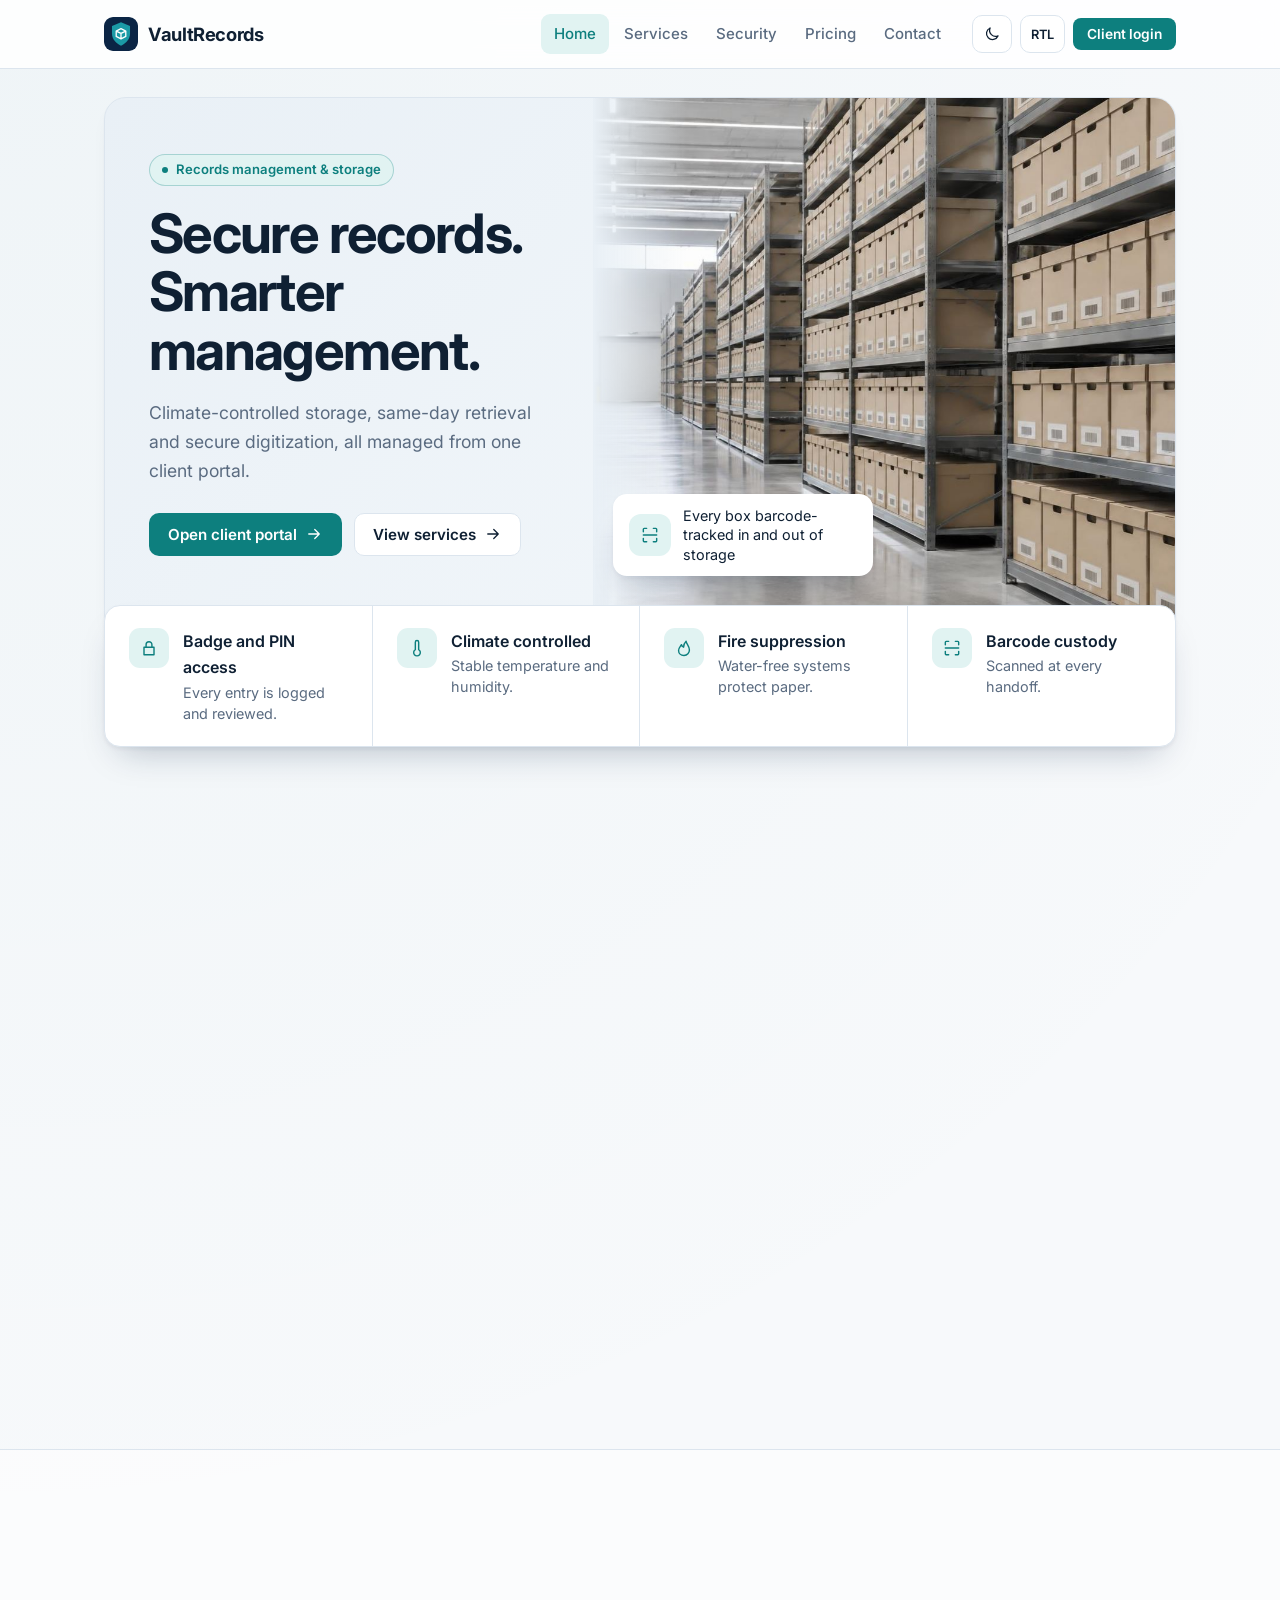
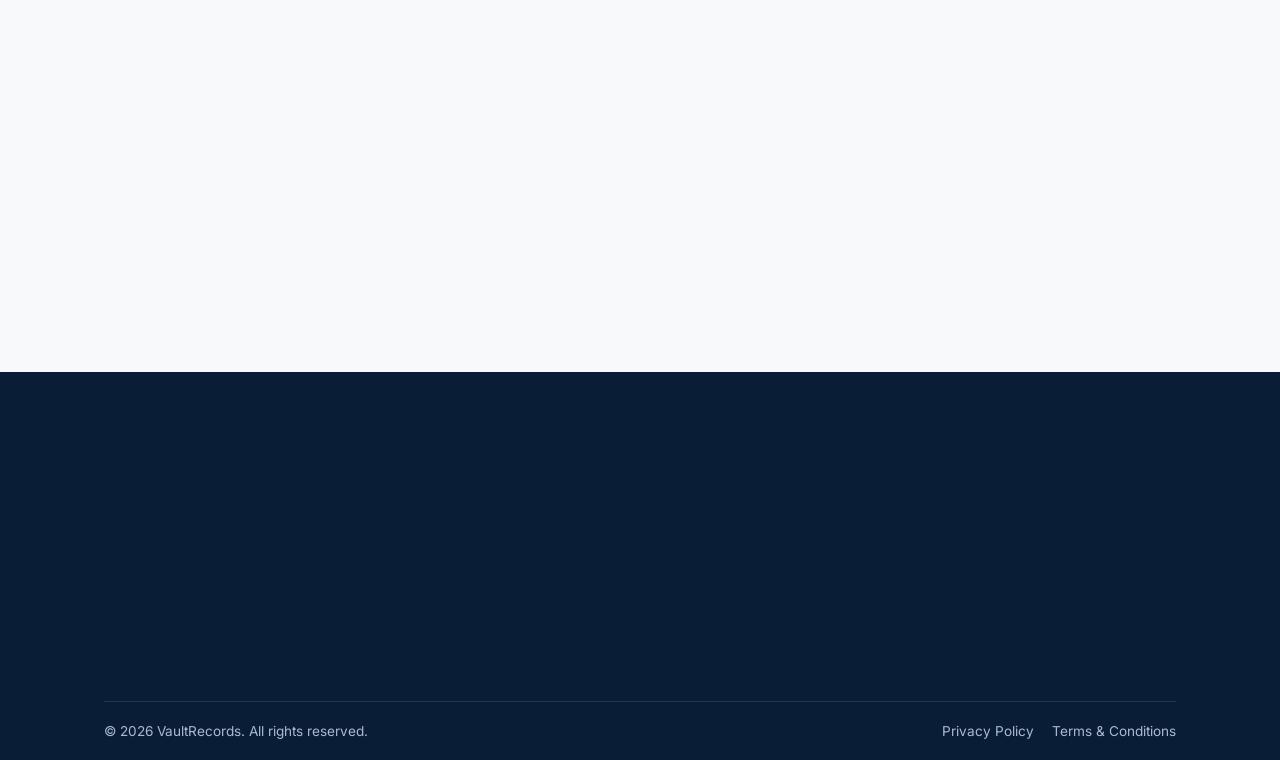
<file: index.html>
<!DOCTYPE html>
<html lang="en" dir="ltr">
<head>
<meta charset="utf-8">
<meta name="viewport" content="width=device-width, initial-scale=1, viewport-fit=cover">
<title>Secure records storage and digitization – VaultRecords</title>
<meta name="description" content="Secure records storage, retrieval and digitization.">
<link rel="icon" href="img/favicon.svg" type="image/svg+xml"><link rel="icon" href="img/favicon.png" type="image/png"><link rel="apple-touch-icon" href="img/apple-touch-icon.png">
<link rel="preconnect" href="https://fonts.googleapis.com"><link href="https://fonts.googleapis.com/css2?family=Inter:wght@400;500;600;700&display=swap" rel="stylesheet">
<link rel="stylesheet" href="css/style.css">
<script src="js/theme.js"></script>
<script src="js/main.js" defer></script>
<style>
/* Home hero refinements (move into css/style.css if preferred) */
@media(min-width:761px){.bn.hero .bn-in{grid-template-columns:minmax(0,1.05fr) minmax(0,1.25fr)}}
@media(min-width:761px) and (max-width:999px){.bn.hero .bn-tx{padding:36px 28px 64px}.bn.hero .bn-tx p{font-size:1rem}}
.bn.hero .bn-tx{padding:56px 44px 80px}
.bn.hero .row{gap:12px;margin-top:10px}
.bn.hero .row .btn{white-space:nowrap;padding:11px 18px}
.bn.hero .fl{bottom:60px}
.fx{margin-top:-40px}
.fx>div{display:flex;gap:14px;align-items:flex-start}
.fx .ch{display:grid;width:40px;height:40px;border-radius:11px;flex:none;color:var(--acc);font-size:0}
.fx .t{margin:0;min-width:0}
@media(min-width:1000px){.bn.hero .row{flex-wrap:nowrap}}
@media(max-width:760px){.bn.hero .bn-tx{padding:26px 22px 44px}.fx{margin-top:-24px}}
/* Section variations (home page) */
.pv{background:var(--surf);border:1px solid var(--line);border-radius:18px;box-shadow:var(--shH);overflow:hidden}
.pv-h{display:flex;align-items:center;gap:6px;padding:12px 16px;border-bottom:1px solid var(--line);background:var(--surf2);font-size:.8rem;color:var(--mute)}
.pv-h i{width:9px;height:9px;border-radius:50%;background:var(--line)}.pv-h span{margin-inline-start:8px}
.pv-s{display:grid;grid-template-columns:repeat(3,1fr);gap:10px;padding:16px}
.pv-s div{border:1px solid var(--line);border-radius:12px;padding:12px 14px}
.pv-s small{display:block;color:var(--mute);font-size:.74rem}.pv-s b{font-size:1.35rem;font-weight:600;letter-spacing:-.02em}
.pv-r{list-style:none;margin:0;padding:0 16px 6px}
.pv-r li{display:flex;justify-content:space-between;align-items:center;gap:12px;padding:12px 0;border-top:1px solid var(--line);font-size:.88rem}
.gs{counter-reset:g;grid-template-columns:repeat(3,1fr);gap:36px}
.gs>.card{counter-increment:g;background:none;border:0;border-top:2px solid var(--line);border-radius:0;box-shadow:none;padding:22px 4px 0}
.gs>.card::before{content:"0" counter(g);display:block;font-size:2.6rem;font-weight:600;letter-spacing:-.04em;line-height:1;color:var(--acc);opacity:.4;margin-bottom:14px}
.gs>.card h3{margin:0 0 6px}
.ind{grid-template-columns:1fr 1fr;gap:30px 56px}
.ind>.card{background:none;border:0;border-inline-start:3px solid var(--line);border-radius:0;box-shadow:none;padding:2px 0;padding-inline-start:20px;transition:border-color .2s}
.ind>.card:hover{border-inline-start-color:var(--acc)}.ind>.card h3{margin:0 0 4px}
@media(min-width:761px){.fr.faq-s{grid-template-columns:minmax(0,.8fr) minmax(0,1.4fr);align-items:start;gap:56px;margin-bottom:0}}
@media(max-width:760px){.gs,.ind{grid-template-columns:1fr}.pv-s{grid-template-columns:1fr 1fr 1fr;gap:8px;padding:12px}.pv-s div{padding:10px}}
/* FAQ (home page) */
.faq{padding:4px 26px}
.faq details{border-bottom:1px solid var(--line)}.faq details:last-child{border:0}
.faq summary{list-style:none;cursor:pointer;display:flex;justify-content:space-between;align-items:center;gap:16px;padding:18px 0;font-weight:600}
.faq summary::-webkit-details-marker{display:none}
.faq summary::after{content:"+";font-size:1.3rem;font-weight:400;color:var(--acc);line-height:1;flex:none}
.faq details[open] summary::after{content:"\2212"}
.faq p{margin:0 0 18px;color:var(--mute);max-width:70ch}
</style>
</head>
<body data-page="index">
<div id="prog"></div>
<svg width="0" height="0" style="position:absolute" aria-hidden="true"><defs>
<symbol id="i-box" viewBox="0 0 24 24"><path d="M3 7.5 12 3l9 4.5v9L12 21l-9-4.5v-9Zm0 0 9 4.5 9-4.5M12 12v9"/></symbol>
<symbol id="i-truck" viewBox="0 0 24 24"><path d="M2 6h11v9H2zM13 9h4l4 3v3h-8M6.5 18.5h.01M17.5 18.5h.01"/></symbol>
<symbol id="i-scan" viewBox="0 0 24 24"><path d="M4 8V5a1 1 0 0 1 1-1h3M16 4h3a1 1 0 0 1 1 1v3M20 16v3a1 1 0 0 1-1 1h-3M8 20H5a1 1 0 0 1-1-1v-3M4 12h16"/></symbol>
<symbol id="i-shield" viewBox="0 0 24 24"><path d="M12 3 4.5 6v5.5c0 4.5 3.2 8 7.5 9.5 4.3-1.5 7.5-5 7.5-9.5V6L12 3Zm-3 9 2.2 2.2L15.5 10"/></symbol>
<symbol id="i-doc" viewBox="0 0 24 24"><path d="M7 3h7l4 4v14H7zM14 3v4h4M9.5 12h5M9.5 16h5"/></symbol>
<symbol id="i-card" viewBox="0 0 24 24"><path d="M3 6h18v12H3zM3 10h18M7 15h3"/></symbol>
<symbol id="i-cog" viewBox="0 0 24 24"><path d="M12 15a3 3 0 1 0 0-6 3 3 0 0 0 0 6ZM12 3v3M12 18v3M3 12h3M18 12h3M5.6 5.6l2.1 2.1M16.3 16.3l2.1 2.1M18.4 5.6l-2.1 2.1M7.7 16.3l-2.1 2.1"/></symbol>
<symbol id="i-clock" viewBox="0 0 24 24"><path d="M12 21a9 9 0 1 0 0-18 9 9 0 0 0 0 18ZM12 7v5l3 2"/></symbol>
<symbol id="i-lock" viewBox="0 0 24 24"><path d="M6 11h12v9H6zM8.5 11V8a3.5 3.5 0 0 1 7 0v3"/></symbol>
<symbol id="i-eye" viewBox="0 0 24 24"><path d="M2 12s3.5-6.5 10-6.5S22 12 22 12s-3.5 6.5-10 6.5S2 12 2 12ZM12 14.5a2.5 2.5 0 1 0 0-5 2.5 2.5 0 0 0 0 5Z"/></symbol>
<symbol id="i-fire" viewBox="0 0 24 24"><path d="M12 21c-3.9 0-6.5-2.6-6.5-6 0-3 2-4.6 3.5-7 .5 1.5 1.5 2.5 2.5 3 0-3 1-5 3-7 .5 3.5 4 5.5 4 10.5 0 3.4-2.6 6.5-6.5 6.5Z"/></symbol>
<symbol id="i-temp" viewBox="0 0 24 24"><path d="M10 14V5a2 2 0 1 1 4 0v9a4 4 0 1 1-4 0Z"/></symbol>
<symbol id="i-grid" viewBox="0 0 24 24"><path d="M4 4h7v7H4zM13 4h7v7h-7zM4 13h7v7H4zM13 13h7v7h-7z"/></symbol><symbol id="i-arrow" viewBox="0 0 24 24"><path d="M5 12h14M13 6l6 6-6 6"/></symbol></defs></svg>
<header class="hd"><div class="wrap">
<a class="lg" href="index.html"><img src="img/logo-mark.svg" alt="" width="34" height="34">VaultRecords</a>
<nav class="nv" aria-label="Main"><a href="index.html" class=on>Home</a><a href="services.html">Services</a><a href="about.html">Security</a><a href="pricing.html">Pricing</a><a href="contact.html">Contact</a></nav>
<div class="sp" style="display:flex;gap:8px;align-items:center"><button class="ib" id="tTheme" aria-label="Toggle dark mode">Dark</button><button class="ib" id="tDir" aria-label="Toggle text direction">RTL</button><a class="btn s" id="navLogin" href="login.html">Client login</a></div>
</div></header>
<main>
<section class="bn hero"><div class="wrap"><div class="bn-in"><div class="bn-tx"><span class="tag">Records management &amp; storage</span><h1>Secure records. Smarter management.</h1><p>Climate-controlled storage, same-day retrieval and secure digitization, all managed from one client portal.</p><div class="row"><a class="btn" href="login.html">Open client portal<svg class="ic arr" aria-hidden="true"><use href="#i-arrow"/></svg></a><a class="btn ghost" href="services.html">View services<svg class="ic arr" aria-hidden="true"><use href="#i-arrow"/></svg></a></div></div><div class="bn-im"><img src="img/banner-home.jpg" alt="Aisles of barcoded archive boxes in a records facility" style="object-position:50% 50%"><div class="fl"><div class="ch"><svg class="ic" aria-hidden="true"><use href="#i-scan"/></svg></div><span>Every box barcode-tracked in and out of storage</span></div></div></div></div></section>
<div class="wrap"><div class="fx"><div><span class="ch"><svg class="ic" aria-hidden="true"><use href="#i-lock"/></svg></span><p class="t"><b>Badge and PIN access</b><span>Every entry is logged and reviewed.</span></p></div><div><span class="ch"><svg class="ic" aria-hidden="true"><use href="#i-temp"/></svg></span><p class="t"><b>Climate controlled</b><span>Stable temperature and humidity.</span></p></div><div><span class="ch"><svg class="ic" aria-hidden="true"><use href="#i-fire"/></svg></span><p class="t"><b>Fire suppression</b><span>Water-free systems protect paper.</span></p></div><div><span class="ch"><svg class="ic" aria-hidden="true"><use href="#i-scan"/></svg></span><p class="t"><b>Barcode custody</b><span>Scanned at every handoff.</span></p></div></div></div>
<section class="sec"><div class="wrap"><div class="sh"><h2>Everything your records need</h2><p class="mu">Store it, find it, or turn it into a searchable file. Manage all of it online.</p></div><div class="cards">
<a class="card h sc" href="services.html"><div class="sc-i"><img src="img/figure-services-storage.jpg" alt="Barcoded archive boxes on metal shelving" style="object-position:50% 50%"></div><div class="sc-b"><span class="sc-l">Secure and organized</span><h3>Physical storage</h3><p>Barcoded boxes on managed shelving, with retention dates tracked for you.</p><span class="more">Learn more<svg class="ic arr" aria-hidden="true"><use href="#i-arrow"/></svg></span></div></a><a class="card h sc" href="services.html"><div class="sc-i"><img src="img/banner-retrieval.jpg" alt="Staff member lifting an archive box from a shelf" style="object-position:38% 50%"></div><div class="sc-b"><span class="sc-l">Fast and reliable</span><h3>Retrieval</h3><p>Request a box or a single file online. Deliver, view on site, or return.</p><span class="more">Learn more<svg class="ic arr" aria-hidden="true"><use href="#i-arrow"/></svg></span></div></a><a class="card h sc" href="services.html"><div class="sc-i"><img src="img/figure-services-scanning.jpg" alt="Operator scanning a bound book" style="object-position:50% 50%"></div><div class="sc-b"><span class="sc-l">Smart and accessible</span><h3>Digitization</h3><p>High-volume scanning to searchable PDF, with originals returned or destroyed.</p><span class="more">Learn more<svg class="ic arr" aria-hidden="true"><use href="#i-arrow"/></svg></span></div></a></div></div></section>
<section class="sec alt"><div class="wrap"><div class="fr"><div><h2>Your portal, always up to date</h2><p class="mu">See every box, track every request and pay invoices in one place, from any device.</p><ul class="ck"><li>See every box and where it sits</li><li>Follow each request from pending to delivered</li><li>Pay invoices and download your documents</li></ul><div class="row"><a class="btn" href="login.html">Open client portal<svg class="ic arr" aria-hidden="true"><use href="#i-arrow"/></svg></a></div></div>
<div class="pv" aria-hidden="true"><div class="pv-h"><i></i><i></i><i></i><span>Client dashboard preview</span></div>
<div class="pv-s"><div><small>Total boxes</small><b>10</b></div><div><small>Active retrievals</small><b>1</b></div><div><small>Balance due</small><b>$614.90</b></div></div>
<ul class="pv-r"><li><b>Retrieval RT-20312</b><span class="pill wn">In progress</span></li><li><b>Scanning SC-30088</b><span class="pill wn">In progress</span></li><li><b>Invoice INV-4098</b><span class="pill ok">Paid</span></li></ul></div></div></div></section>
<section class="sec"><div class="wrap"><div class="sh"><h2>Getting started is simple</h2><p class="mu">From first call to a fully tracked inventory, in three steps.</p></div><div class="cards gs"><div class="card"><h3>Tell us what you have</h3><p>Share your box count and what needs scanning, and we send you a clear quote.</p></div><div class="card"><h3>We collect and catalogue</h3><p>We pick up your records, barcode every box and give it a shelf location.</p></div><div class="card"><h3>Manage it online</h3><p>Log in to see your inventory, request retrievals and order scanning.</p></div></div></div></section>
<section class="sec alt"><div class="wrap"><div class="sh"><h2>Trusted with sensitive records</h2><p class="mu">Built for organizations where the paperwork matters.</p></div><div class="cards ind"><div class="card"><h3>Healthcare</h3><p>Patient files held under strict access control and tracked from shelf to desk.</p></div><div class="card"><h3>Legal</h3><p>Case files and contracts with a clear chain of custody and retention dates.</p></div><div class="card"><h3>Finance</h3><p>Tax, audit and invoice records kept for as long as regulations require.</p></div><div class="card"><h3>Public sector and education</h3><p>Long-lived records with scheduled, certified destruction.</p></div></div></div></section>
<section class="sec"><div class="wrap"><div class="fr faq-s"><div><h2>Frequently asked questions</h2><p class="mu">Quick answers about requests, scanning, security and cost.</p><a class="btn s" href="contact.html">Contact our team<svg class="ic arr" aria-hidden="true"><use href="#i-arrow"/></svg></a></div><div class="panel faq"><details><summary>How do I request a box?</summary><p>Sign in to the client portal, choose the box and pick a delivery option. Next-day delivery is included, and rush same-day delivery is available for an extra fee.</p></details><details><summary>Can you scan documents instead of delivering the box?</summary><p>Yes. Request scanning for any box and the finished files appear in your Documents page. You choose whether the originals go back on the shelf or are destroyed.</p></details><details><summary>How do I know my records are secure?</summary><p>Every facility uses badge and PIN access, camera monitoring, climate control and fire suppression, and each box is barcode-scanned whenever it moves. <a href="about.html#security" style="color:var(--acc)">See our security details</a>.</p></details><details><summary>What does it cost?</summary><p>Storage, retrieval and scanning are priced separately, with no setup fee on accounts over 100 boxes. <a href="pricing.html" style="color:var(--acc)">View pricing</a>.</p></details><details><summary>What happens when a retention period ends?</summary><p>The box is listed in your portal for approval. Nothing is destroyed until you approve it, and you receive a certificate of destruction afterwards.</p></details></div></div></div></section>
<section class="sec" style="padding-bottom:0"><div class="wrap"><div class="cta"><div><h2>Ready to move your records?</h2><p>Tell us how many boxes you have and we will send a quote.</p></div><div class="row"><a class="btn" href="contact.html">Get a quote<svg class="ic arr" aria-hidden="true"><use href="#i-arrow"/></svg></a><a class="btn ghost" href="pricing.html">See pricing<svg class="ic arr" aria-hidden="true"><use href="#i-arrow"/></svg></a></div></div></div></section>
</main>
<footer class="ft"><div class="wrap">
<div class="ft-g">
<div><a class="lg" href="index.html"><img src="img/logo-mark.svg" alt="" width="32" height="32">VaultRecords</a><p>Secure records storage, retrieval and digitization for organizations that need dependable information management.</p></div>
<div><h4>Company</h4><ul><li><a href="about.html">About</a></li><li><a href="about.html#security">Security</a></li><li><a href="services.html">Services</a></li><li><a href="pricing.html">Pricing</a></li><li><a href="contact.html">Contact</a></li></ul></div>
<div><h4>Client Portal</h4><ul><li><a href="dashboard.html">Dashboard</a></li><li><a href="inventory.html">Inventory</a></li><li><a href="retrieval.html">Retrieval Requests</a></li><li><a href="scanning.html">Scanning Requests</a></li><li><a href="billing.html">Billing</a></li><li><a href="documents.html">Documents</a></li></ul></div>
<div><h4>Contact</h4><ul><li><a href="tel:18005550142">1-800-555-0142</a></li><li><a href="mailto:records@vaultrecords.example">records@vaultrecords.example</a></li><li>Mon–Fri, 8:00 to 18:00</li></ul></div>
</div>
<div class="ft-b"><span>© 2026 VaultRecords. All rights reserved.</span><span><a href="about.html#privacy">Privacy Policy</a><a href="about.html#terms">Terms &amp; Conditions</a></span></div>
</div></footer>
</body>
</html>
</file>
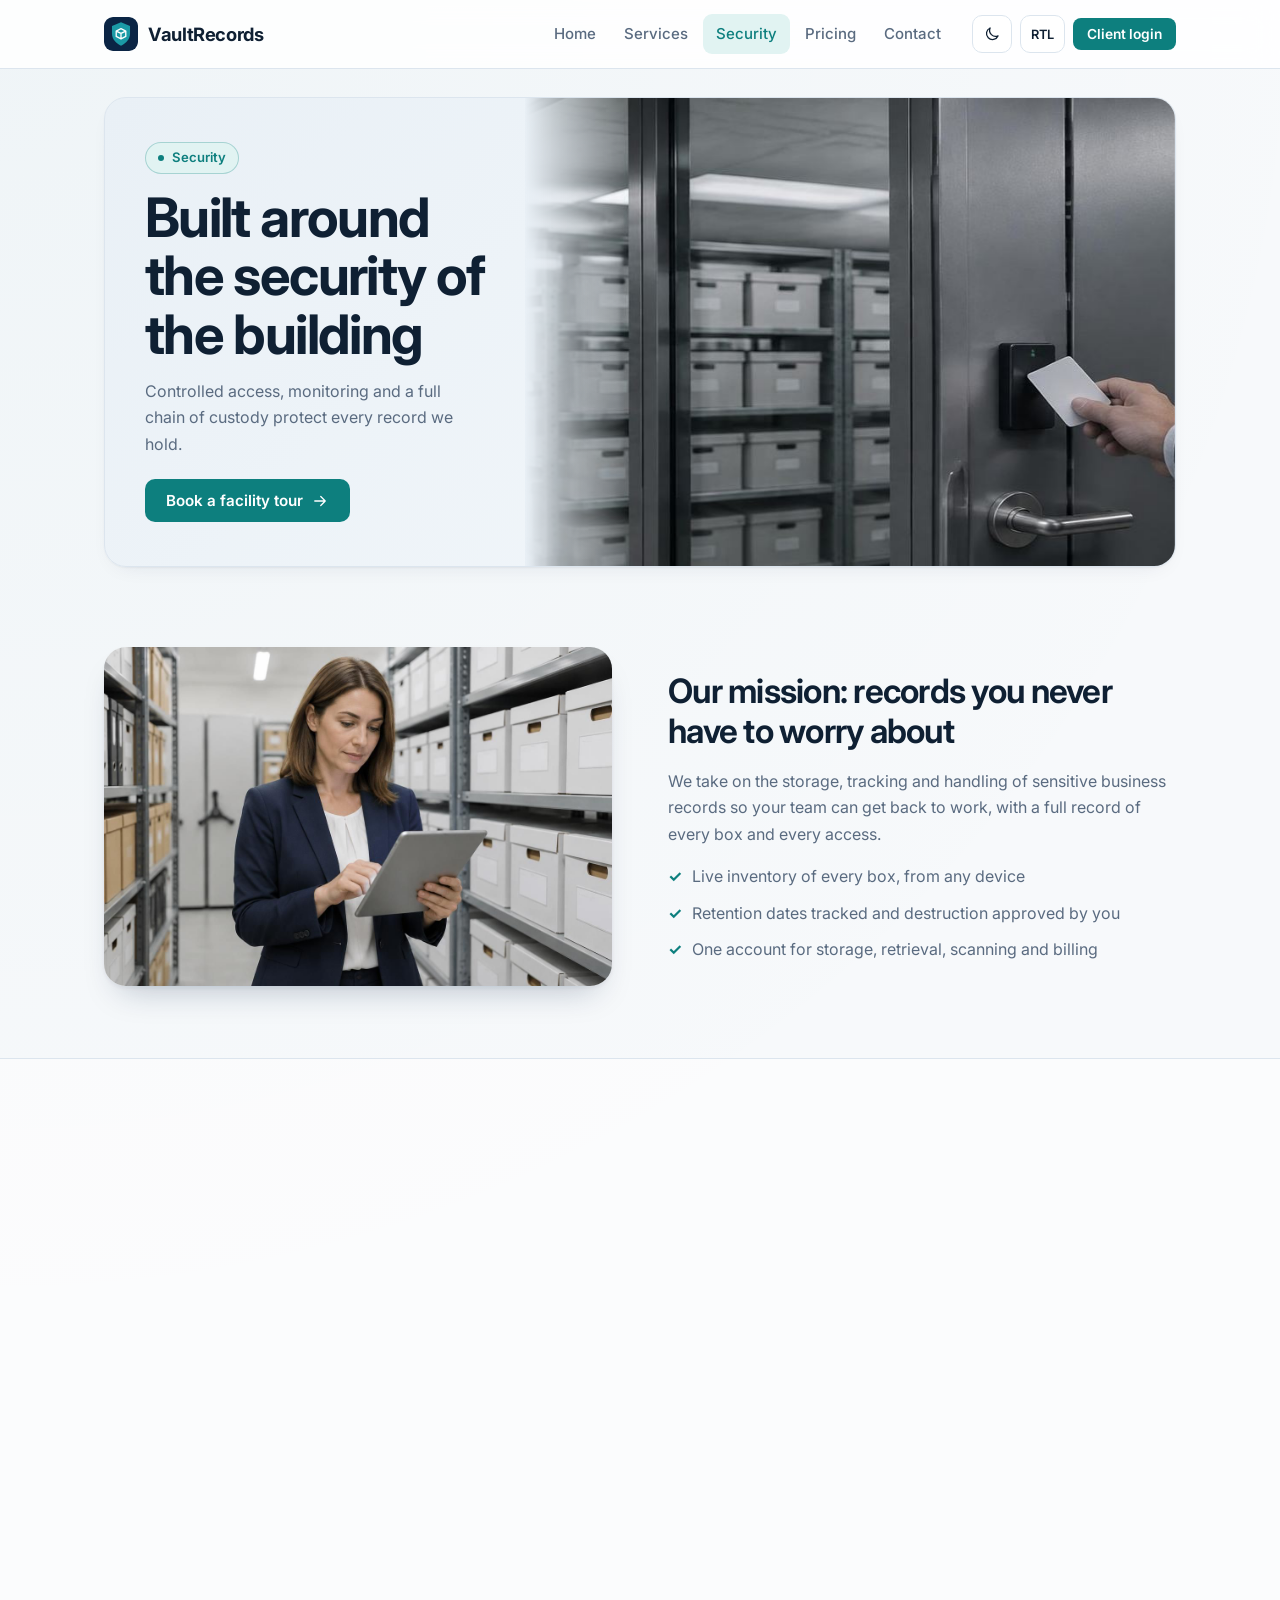
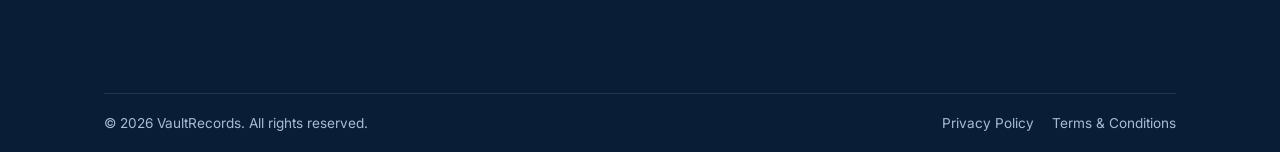
<file: about.html>
<!doctype html>
<html lang="en" dir="ltr">
  <head>
    <meta charset="utf-8" />
    <meta
      name="viewport"
      content="width=device-width, initial-scale=1, viewport-fit=cover"
    />
    <title>About and security – VaultRecords</title>
    <meta
      name="description"
      content="Secure records storage, retrieval and digitization."
    />
    <link rel="icon" href="img/favicon.svg" type="image/svg+xml" />
    <link rel="icon" href="img/favicon.png" type="image/png" />
    <link rel="apple-touch-icon" href="img/apple-touch-icon.png" />
    <link rel="preconnect" href="https://fonts.googleapis.com" />
    <link
      href="https://fonts.googleapis.com/css2?family=Inter:wght@400;500;600;700&display=swap"
      rel="stylesheet"
    />
    <link rel="stylesheet" href="css/style.css" />
    <script src="js/theme.js"></script>
    <script src="js/main.js" defer></script>
  </head>
  <body data-page="about">
    <div id="prog"></div>
    <svg width="0" height="0" style="position: absolute" aria-hidden="true">
      <defs>
        <symbol id="i-box" viewBox="0 0 24 24">
          <path
            d="M3 7.5 12 3l9 4.5v9L12 21l-9-4.5v-9Zm0 0 9 4.5 9-4.5M12 12v9"
          />
        </symbol>
        <symbol id="i-truck" viewBox="0 0 24 24">
          <path d="M2 6h11v9H2zM13 9h4l4 3v3h-8M6.5 18.5h.01M17.5 18.5h.01" />
        </symbol>
        <symbol id="i-scan" viewBox="0 0 24 24">
          <path
            d="M4 8V5a1 1 0 0 1 1-1h3M16 4h3a1 1 0 0 1 1 1v3M20 16v3a1 1 0 0 1-1 1h-3M8 20H5a1 1 0 0 1-1-1v-3M4 12h16"
          />
        </symbol>
        <symbol id="i-shield" viewBox="0 0 24 24">
          <path
            d="M12 3 4.5 6v5.5c0 4.5 3.2 8 7.5 9.5 4.3-1.5 7.5-5 7.5-9.5V6L12 3Zm-3 9 2.2 2.2L15.5 10"
          />
        </symbol>
        <symbol id="i-doc" viewBox="0 0 24 24">
          <path d="M7 3h7l4 4v14H7zM14 3v4h4M9.5 12h5M9.5 16h5" />
        </symbol>
        <symbol id="i-card" viewBox="0 0 24 24">
          <path d="M3 6h18v12H3zM3 10h18M7 15h3" />
        </symbol>
        <symbol id="i-cog" viewBox="0 0 24 24">
          <path
            d="M12 15a3 3 0 1 0 0-6 3 3 0 0 0 0 6ZM12 3v3M12 18v3M3 12h3M18 12h3M5.6 5.6l2.1 2.1M16.3 16.3l2.1 2.1M18.4 5.6l-2.1 2.1M7.7 16.3l-2.1 2.1"
          />
        </symbol>
        <symbol id="i-clock" viewBox="0 0 24 24">
          <path d="M12 21a9 9 0 1 0 0-18 9 9 0 0 0 0 18ZM12 7v5l3 2" />
        </symbol>
        <symbol id="i-lock" viewBox="0 0 24 24">
          <path d="M6 11h12v9H6zM8.5 11V8a3.5 3.5 0 0 1 7 0v3" />
        </symbol>
        <symbol id="i-eye" viewBox="0 0 24 24">
          <path
            d="M2 12s3.5-6.5 10-6.5S22 12 22 12s-3.5 6.5-10 6.5S2 12 2 12ZM12 14.5a2.5 2.5 0 1 0 0-5 2.5 2.5 0 0 0 0 5Z"
          />
        </symbol>
        <symbol id="i-fire" viewBox="0 0 24 24">
          <path
            d="M12 21c-3.9 0-6.5-2.6-6.5-6 0-3 2-4.6 3.5-7 .5 1.5 1.5 2.5 2.5 3 0-3 1-5 3-7 .5 3.5 4 5.5 4 10.5 0 3.4-2.6 6.5-6.5 6.5Z"
          />
        </symbol>
        <symbol id="i-temp" viewBox="0 0 24 24">
          <path d="M10 14V5a2 2 0 1 1 4 0v9a4 4 0 1 1-4 0Z" />
        </symbol>
        <symbol id="i-grid" viewBox="0 0 24 24">
          <path d="M4 4h7v7H4zM13 4h7v7h-7zM4 13h7v7H4zM13 13h7v7h-7z" />
        </symbol>
        <symbol id="i-arrow" viewBox="0 0 24 24">
          <path d="M5 12h14M13 6l6 6-6 6" />
        </symbol>
      </defs>
    </svg>
    <header class="hd">
      <div class="wrap">
        <a class="lg" href="index.html"
          ><img
            src="img/logo-mark.svg"
            alt=""
            width="34"
            height="34"
          />VaultRecords</a
        >
        <nav class="nv" aria-label="Main">
          <a href="index.html">Home</a><a href="services.html">Services</a
          ><a href="about.html" class="on">Security</a
          ><a href="pricing.html">Pricing</a><a href="contact.html">Contact</a>
        </nav>
        <div class="sp" style="display: flex; gap: 8px; align-items: center">
          <button class="ib" id="tTheme" aria-label="Toggle dark mode">
            Dark</button
          ><button class="ib" id="tDir" aria-label="Toggle text direction">
            RTL</button
          ><a class="btn s" id="navLogin" href="login.html">Client login</a>
        </div>
      </div>
    </header>
    <main>
      <section class="bn">
        <div class="wrap">
          <div class="bn-in">
            <div class="bn-tx">
              <span class="tag">Security</span>
              <h1>Built around the security of the building</h1>
              <p>
                Controlled access, monitoring and a full chain of custody
                protect every record we hold.
              </p>
              <div class="row">
                <a class="btn" href="contact.html"
                  >Book a facility tour<svg class="ic arr" aria-hidden="true">
                    <use href="#i-arrow" /></svg
                ></a>
              </div>
            </div>
            <div class="bn-im">
              <img
                src="img/banner-security.jpg"
                alt="Staff member badging into a monitored records room"
                style="object-position: 80% 50%"
              />
            </div>
          </div>
        </div>
      </section>
      <section class="sec">
        <div class="wrap">
          <div class="fr">
            <div class="fi">
              <img
                src="img/figure-about-mission.jpg"
                alt="Records manager checking a box inventory on a tablet"
              />
            </div>
            <div>
              <h2>Our mission: records you never have to worry about</h2>
              <p class="mu">
                We take on the storage, tracking and handling of sensitive
                business records so your team can get back to work, with a full
                record of every box and every access.
              </p>
              <ul class="ck">
                <li>Live inventory of every box, from any device</li>
                <li>Retention dates tracked and destruction approved by you</li>
                <li>
                  One account for storage, retrieval, scanning and billing
                </li>
              </ul>
            </div>
          </div>
        </div>
      </section>
      <section class="sec alt" id="security">
        <div class="wrap">
          <div class="sh">
            <h2>Security you can verify</h2>
            <p class="mu">Six layers of protection on every box we hold.</p>
          </div>
          <div class="cards">
            <div class="card h">
              <div class="ch">
                <svg class="ic" aria-hidden="true"><use href="#i-lock" /></svg>
              </div>
              <h3>Badge and PIN access</h3>
              <p>Every entry is logged and reviewed monthly.</p>
            </div>
            <div class="card h">
              <div class="ch">
                <svg class="ic" aria-hidden="true"><use href="#i-eye" /></svg>
              </div>
              <h3>24/7 camera monitoring</h3>
              <p>Recorded coverage of all storage areas and loading bays.</p>
            </div>
            <div class="card h">
              <div class="ch">
                <svg class="ic" aria-hidden="true"><use href="#i-temp" /></svg>
              </div>
              <h3>Climate controlled</h3>
              <p>Steady temperature and humidity for paper and media.</p>
            </div>
            <div class="card h">
              <div class="ch">
                <svg class="ic" aria-hidden="true"><use href="#i-fire" /></svg>
              </div>
              <h3>Fire suppression</h3>
              <p>Water-free systems that protect paper from damage.</p>
            </div>
            <div class="card h">
              <div class="ch">
                <svg class="ic" aria-hidden="true"><use href="#i-scan" /></svg>
              </div>
              <h3>Barcode chain of custody</h3>
              <p>Each box is scanned at every location it moves through.</p>
            </div>
            <div class="card h">
              <div class="ch">
                <svg class="ic" aria-hidden="true">
                  <use href="#i-shield" />
                </svg>
              </div>
              <h3>Certified destruction</h3>
              <p>Shredding with a certificate, only after your approval.</p>
            </div>
          </div>
        </div>
      </section>
      <section class="sec">
        <div class="wrap">
          <div class="sh">
            <h2>Privacy and terms</h2>
            <p class="mu">
              The short version of how we handle your information and what you
              can expect from us.
            </p>
          </div>
          <div class="legal-g">
            <article class="lgl" id="privacy">
              <header>
                <span class="ch"
                  ><svg class="ic" aria-hidden="true">
                    <use href="#i-lock" /></svg
                ></span>
                <div>
                  <h3>Privacy Policy</h3>
                  <small>Last updated October 2026</small>
                </div>
              </header>
              <dl>
                <div>
                  <dt>What we collect</dt>
                  <dd>
                    Contact details, box and request records, and the billing
                    history needed to run your account.
                  </dd>
                </div>
                <div>
                  <dt>How we use it</dt>
                  <dd>
                    To store, retrieve and scan your records, issue invoices and
                    keep you updated on requests.
                  </dd>
                </div>
                <div>
                  <dt>Who can see it</dt>
                  <dd>
                    Only staff who need access to serve you. We never sell
                    client data.
                  </dd>
                </div>
                <div>
                  <dt>Your choices</dt>
                  <dd>
                    Ask us to correct or export your account information at any
                    time.
                  </dd>
                </div>
              </dl>
            </article>
            <article class="lgl" id="terms">
              <header>
                <span class="ch"
                  ><svg class="ic" aria-hidden="true"><use href="#i-doc" /></svg
                ></span>
                <div>
                  <h3>Terms &amp; Conditions</h3>
                  <small>Last updated October 2026</small>
                </div>
              </header>
              <dl>
                <div>
                  <dt>Billing</dt>
                  <dd>
                    Storage is billed monthly per box. Retrieval and scanning
                    are billed once completed.
                  </dd>
                </div>
                <div>
                  <dt>Destruction</dt>
                  <dd>
                    Records are destroyed only after you approve it in writing,
                    and you receive a certificate.
                  </dd>
                </div>
                <div>
                  <dt>Access</dt>
                  <dd>
                    Only authorized contacts named on your account can request
                    or receive boxes.
                  </dd>
                </div>
                <div>
                  <dt>Demo notice</dt>
                  <dd>
                    This website is a demonstration and no real records are
                    held.
                  </dd>
                </div>
              </dl>
            </article>
          </div>
        </div>
      </section>
      <section class="sec" style="padding-bottom: 0">
        <div class="wrap">
          <div class="cta">
            <div>
              <h2>See the facility for yourself</h2>
              <p>Book a guided tour and review our controls in person.</p>
            </div>
            <div class="row">
              <a class="btn" href="contact.html"
                >Get a quote<svg class="ic arr" aria-hidden="true">
                  <use href="#i-arrow" /></svg></a
              ><a class="btn ghost" href="pricing.html"
                >See pricing<svg class="ic arr" aria-hidden="true">
                  <use href="#i-arrow" /></svg
              ></a>
            </div>
          </div>
        </div>
      </section>
    </main>
    <footer class="ft">
      <div class="wrap">
        <div class="ft-g">
          <div>
            <a class="lg" href="index.html"
              ><img
                src="img/logo-mark.svg"
                alt=""
                width="32"
                height="32"
              />VaultRecords</a
            >
            <p>
              Secure records storage, retrieval and digitization for
              organizations that need dependable information management.
            </p>
          </div>
          <div>
            <h4>Company</h4>
            <ul>
              <li><a href="about.html">About</a></li>
              <li><a href="about.html#security">Security</a></li>
              <li><a href="services.html">Services</a></li>
              <li><a href="pricing.html">Pricing</a></li>
              <li><a href="contact.html">Contact</a></li>
            </ul>
          </div>
          <div>
            <h4>Client Portal</h4>
            <ul>
              <li><a href="dashboard.html">Dashboard</a></li>
              <li><a href="inventory.html">Inventory</a></li>
              <li><a href="retrieval.html">Retrieval Requests</a></li>
              <li><a href="scanning.html">Scanning Requests</a></li>
              <li><a href="billing.html">Billing</a></li>
              <li><a href="documents.html">Documents</a></li>
            </ul>
          </div>
          <div>
            <h4>Contact</h4>
            <ul>
              <li><a href="tel:18005550142">1-800-555-0142</a></li>
              <li>
                <a href="mailto:records@vaultrecords.example"
                  >records@vaultrecords.example</a
                >
              </li>
              <li>Mon–Fri, 8:00 to 18:00</li>
            </ul>
          </div>
        </div>
        <div class="ft-b">
          <span>© 2026 VaultRecords. All rights reserved.</span
          ><span
            ><a href="about.html#privacy">Privacy Policy</a
            ><a href="about.html#terms">Terms &amp; Conditions</a></span
          >
        </div>
      </div>
    </footer>
  </body>
</html>
</file>
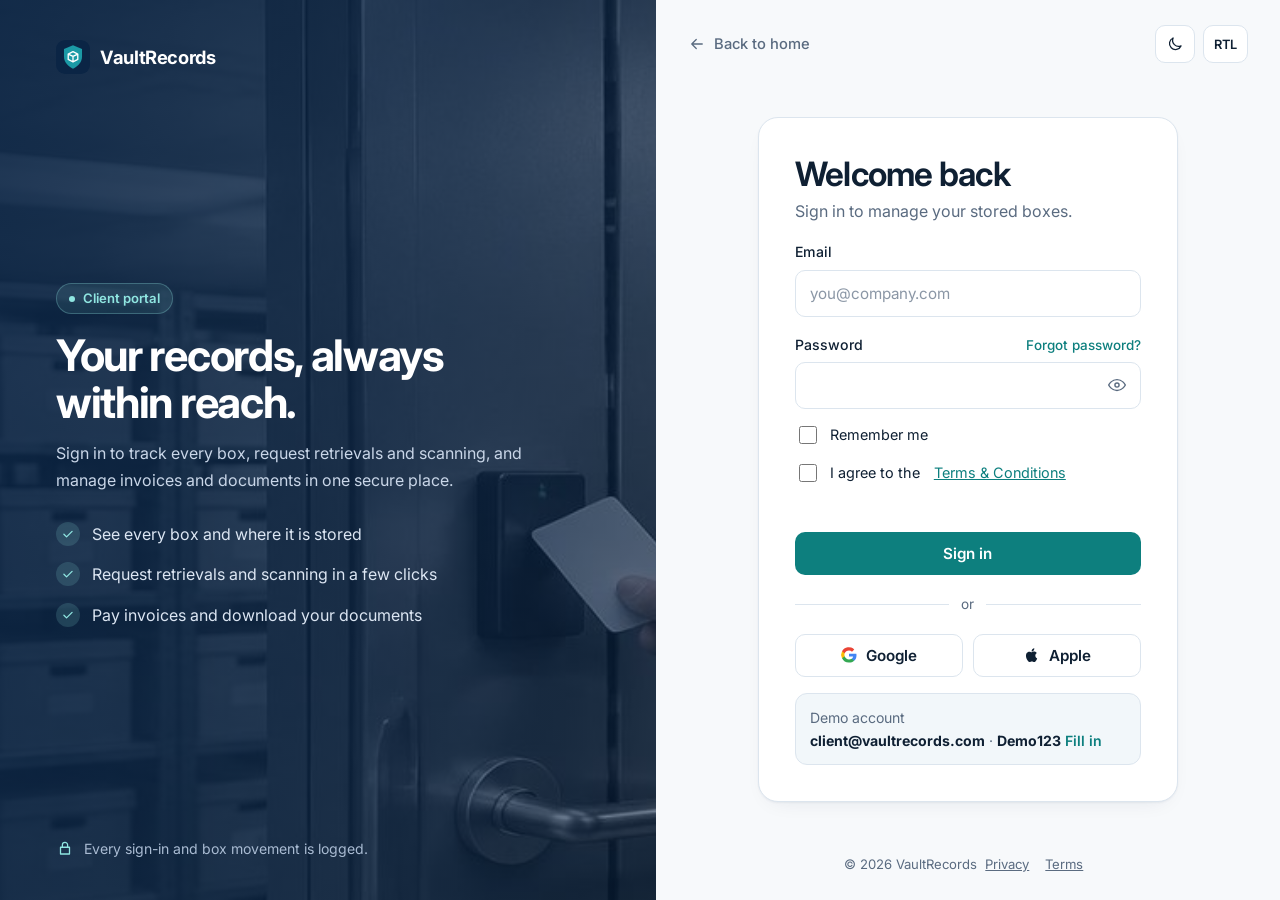
<file: billing.html>
<!doctype html>
<html lang="en" dir="ltr">
  <head>
    <meta charset="utf-8" />
    <meta
      name="viewport"
      content="width=device-width, initial-scale=1, viewport-fit=cover"
    />
    <title>Billing – VaultRecords</title>
    <meta
      name="description"
      content="Secure records storage, retrieval and digitization."
    />
    <link rel="icon" href="img/favicon.svg" type="image/svg+xml" />
    <link rel="icon" href="img/favicon.png" type="image/png" />
    <link rel="apple-touch-icon" href="img/apple-touch-icon.png" />
    <link rel="preconnect" href="https://fonts.googleapis.com" />
    <link
      href="https://fonts.googleapis.com/css2?family=Inter:wght@400;500;600;700&display=swap"
      rel="stylesheet"
    />
    <link rel="stylesheet" href="css/style.css" />
    <script src="js/theme.js"></script>
    <script src="js/main.js" defer></script>
    <script src="js/dashboard.js" defer></script>
  </head>
  <body data-page="billing" data-protected>
    <div id="prog"></div>
    <svg width="0" height="0" style="position: absolute" aria-hidden="true">
      <defs>
        <symbol id="i-box" viewBox="0 0 24 24">
          <path
            d="M3 7.5 12 3l9 4.5v9L12 21l-9-4.5v-9Zm0 0 9 4.5 9-4.5M12 12v9"
          />
        </symbol>
        <symbol id="i-truck" viewBox="0 0 24 24">
          <path d="M2 6h11v9H2zM13 9h4l4 3v3h-8M6.5 18.5h.01M17.5 18.5h.01" />
        </symbol>
        <symbol id="i-scan" viewBox="0 0 24 24">
          <path
            d="M4 8V5a1 1 0 0 1 1-1h3M16 4h3a1 1 0 0 1 1 1v3M20 16v3a1 1 0 0 1-1 1h-3M8 20H5a1 1 0 0 1-1-1v-3M4 12h16"
          />
        </symbol>
        <symbol id="i-shield" viewBox="0 0 24 24">
          <path
            d="M12 3 4.5 6v5.5c0 4.5 3.2 8 7.5 9.5 4.3-1.5 7.5-5 7.5-9.5V6L12 3Zm-3 9 2.2 2.2L15.5 10"
          />
        </symbol>
        <symbol id="i-doc" viewBox="0 0 24 24">
          <path d="M7 3h7l4 4v14H7zM14 3v4h4M9.5 12h5M9.5 16h5" />
        </symbol>
        <symbol id="i-card" viewBox="0 0 24 24">
          <path d="M3 6h18v12H3zM3 10h18M7 15h3" />
        </symbol>
        <symbol id="i-cog" viewBox="0 0 24 24">
          <path
            d="M12 15a3 3 0 1 0 0-6 3 3 0 0 0 0 6ZM12 3v3M12 18v3M3 12h3M18 12h3M5.6 5.6l2.1 2.1M16.3 16.3l2.1 2.1M18.4 5.6l-2.1 2.1M7.7 16.3l-2.1 2.1"
          />
        </symbol>
        <symbol id="i-clock" viewBox="0 0 24 24">
          <path d="M12 21a9 9 0 1 0 0-18 9 9 0 0 0 0 18ZM12 7v5l3 2" />
        </symbol>
        <symbol id="i-lock" viewBox="0 0 24 24">
          <path d="M6 11h12v9H6zM8.5 11V8a3.5 3.5 0 0 1 7 0v3" />
        </symbol>
        <symbol id="i-eye" viewBox="0 0 24 24">
          <path
            d="M2 12s3.5-6.5 10-6.5S22 12 22 12s-3.5 6.5-10 6.5S2 12 2 12ZM12 14.5a2.5 2.5 0 1 0 0-5 2.5 2.5 0 0 0 0 5Z"
          />
        </symbol>
        <symbol id="i-fire" viewBox="0 0 24 24">
          <path
            d="M12 21c-3.9 0-6.5-2.6-6.5-6 0-3 2-4.6 3.5-7 .5 1.5 1.5 2.5 2.5 3 0-3 1-5 3-7 .5 3.5 4 5.5 4 10.5 0 3.4-2.6 6.5-6.5 6.5Z"
          />
        </symbol>
        <symbol id="i-temp" viewBox="0 0 24 24">
          <path d="M10 14V5a2 2 0 1 1 4 0v9a4 4 0 1 1-4 0Z" />
        </symbol>
        <symbol id="i-grid" viewBox="0 0 24 24">
          <path d="M4 4h7v7H4zM13 4h7v7h-7zM4 13h7v7H4zM13 13h7v7h-7z" />
        </symbol>
        <symbol id="i-arrow" viewBox="0 0 24 24">
          <path d="M5 12h14M13 6l6 6-6 6" />
        </symbol>
      </defs>
    </svg>
    <header class="hd">
      <div class="wrap">
        <a class="lg" href="dashboard.html"
          ><img
            src="img/logo-mark.svg"
            alt=""
            width="34"
            height="34"
          />VaultRecords</a
        >
        <div
          class="sp"
          style="
            margin-inline-start: auto;
            display: flex;
            gap: 8px;
            align-items: center;
          "
        >
          <span class="mu sm user-email"></span
          ><button class="ib" id="tTheme" aria-label="Toggle dark mode">
            Dark</button
          ><button class="ib" id="tDir" aria-label="Toggle text direction">
            RTL</button
          ><button
            class="btn ghost s"
            data-logout
            style="color: var(--ink); border-color: var(--line)"
          >
            Sign out
          </button>
        </div>
      </div>
    </header>
    <main>
      <div class="wrap">
        <div class="app">
          <aside class="side" aria-label="Client portal">
            <div class="ac"><b class="co-name"></b>Account VL-20418</div>
            <a href="dashboard.html">Dashboard</a
            ><a href="inventory.html">Inventory</a
            ><a href="retrieval.html"
              >Retrieval requests<span
                class="bd"
                data-badge="retrievals"
              ></span></a
            ><a href="scanning.html"
              >Scanning requests<span class="bd" data-badge="scans"></span></a
            ><a href="billing.html" class="on" aria-current="page">Billing</a
            ><a href="documents.html">Documents</a
            ><a href="settings.html">Settings</a>
          </aside>
          <div class="mainc">
            <div class="top">
              <div>
                <h2>Billing</h2>
                <span class="mu sm">Invoices and payments</span>
              </div>
              <div></div>
            </div>
            <div class="stats" id="bsum"></div>
            <div class="tw">
              <table>
                <thead>
                  <tr>
                    <th>Invoice</th>
                    <th>Date</th>
                    <th>Description</th>
                    <th>Amount</th>
                    <th>Status</th>
                    <th>Actions</th>
                  </tr>
                </thead>
                <tbody id="rows"></tbody>
              </table>
            </div>
          </div>
        </div>
      </div>
    </main>
    <dialog id="dlg"></dialog>
    <div class="ft-s">
      © 2026 VaultRecords · <a href="about.html#privacy">Privacy</a> ·
      <a href="about.html#terms">Terms</a> · 1-800-555-0142
    </div>
  </body>
</html>
</file>
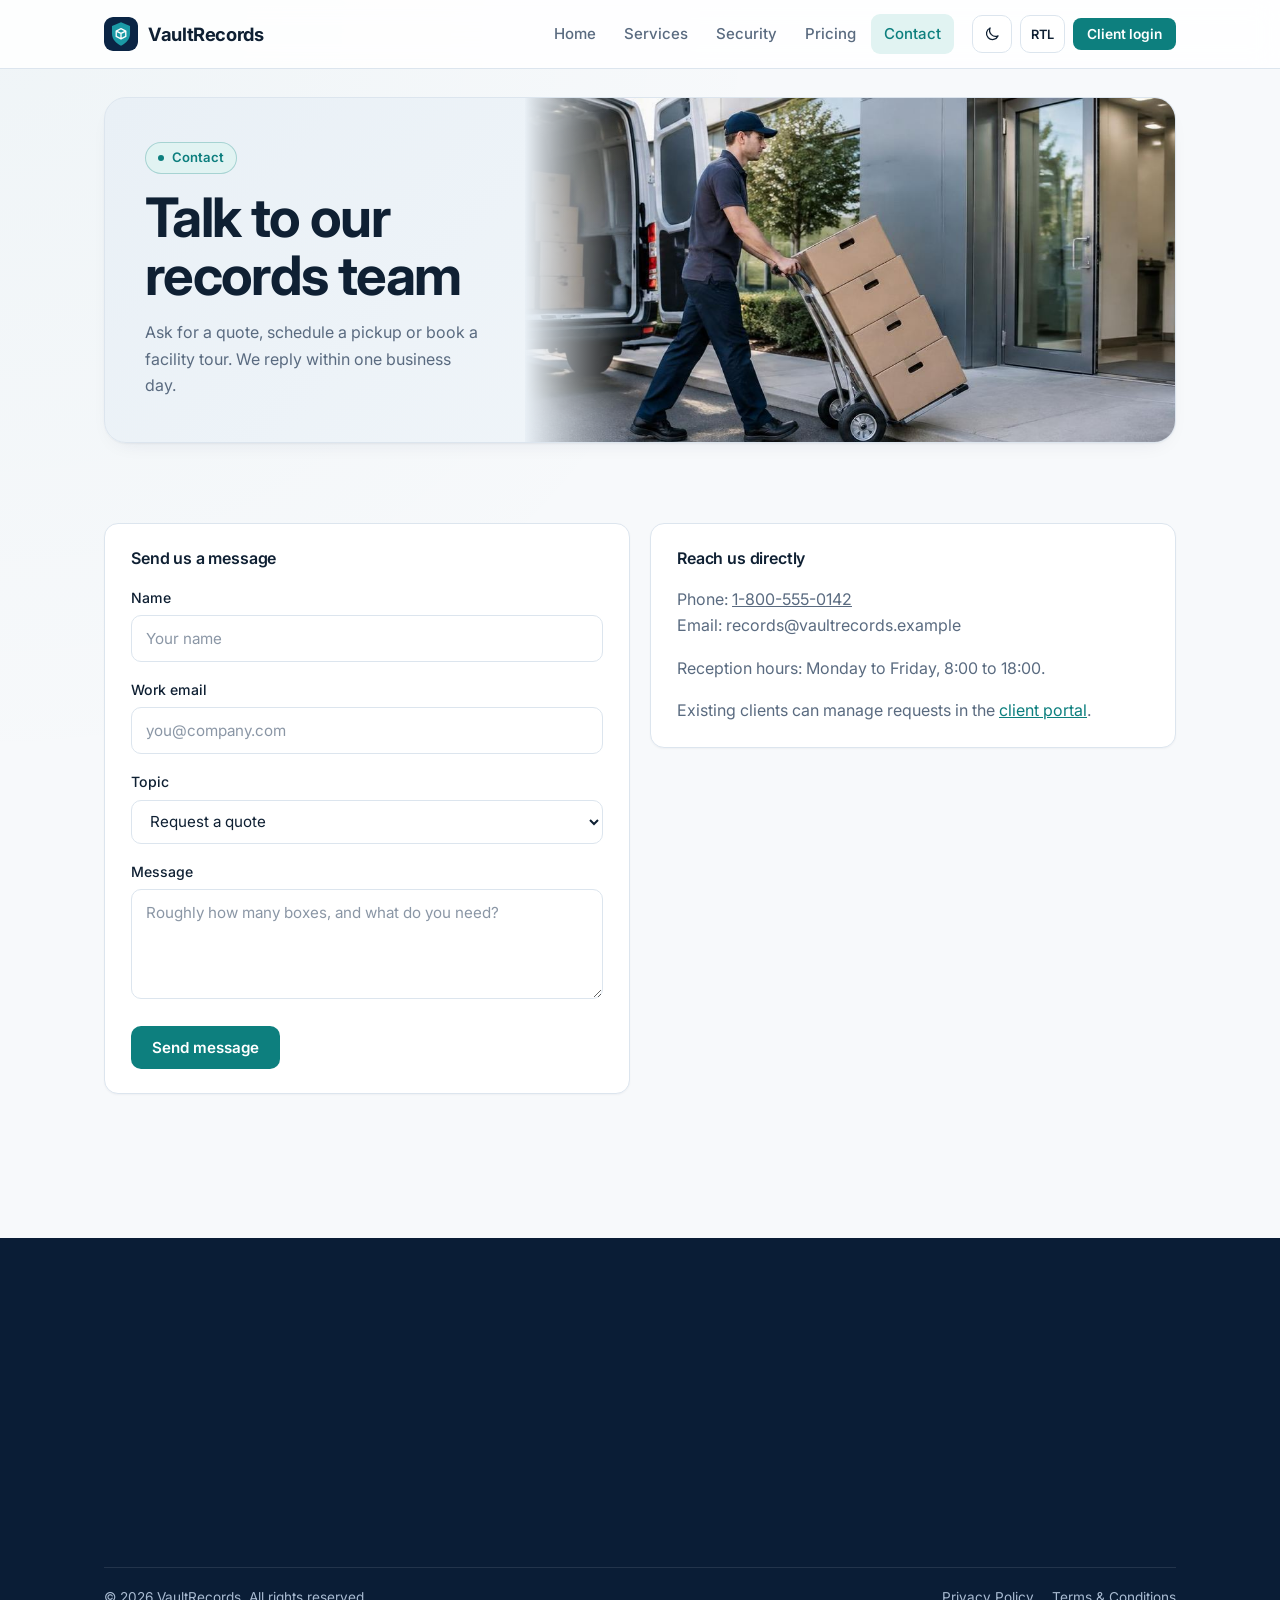
<file: contact.html>
<!DOCTYPE html>
<html lang="en" dir="ltr">
<head>
<meta charset="utf-8">
<meta name="viewport" content="width=device-width, initial-scale=1, viewport-fit=cover">
<title>Contact – VaultRecords</title>
<meta name="description" content="Secure records storage, retrieval and digitization.">
<link rel="icon" href="img/favicon.svg" type="image/svg+xml"><link rel="icon" href="img/favicon.png" type="image/png"><link rel="apple-touch-icon" href="img/apple-touch-icon.png">
<link rel="preconnect" href="https://fonts.googleapis.com"><link href="https://fonts.googleapis.com/css2?family=Inter:wght@400;500;600;700&display=swap" rel="stylesheet">
<link rel="stylesheet" href="css/style.css">
<script src="js/theme.js"></script>
<script src="js/main.js" defer></script>
</head>
<body data-page="contact">
<div id="prog"></div>
<svg width="0" height="0" style="position:absolute" aria-hidden="true"><defs>
<symbol id="i-box" viewBox="0 0 24 24"><path d="M3 7.5 12 3l9 4.5v9L12 21l-9-4.5v-9Zm0 0 9 4.5 9-4.5M12 12v9"/></symbol>
<symbol id="i-truck" viewBox="0 0 24 24"><path d="M2 6h11v9H2zM13 9h4l4 3v3h-8M6.5 18.5h.01M17.5 18.5h.01"/></symbol>
<symbol id="i-scan" viewBox="0 0 24 24"><path d="M4 8V5a1 1 0 0 1 1-1h3M16 4h3a1 1 0 0 1 1 1v3M20 16v3a1 1 0 0 1-1 1h-3M8 20H5a1 1 0 0 1-1-1v-3M4 12h16"/></symbol>
<symbol id="i-shield" viewBox="0 0 24 24"><path d="M12 3 4.5 6v5.5c0 4.5 3.2 8 7.5 9.5 4.3-1.5 7.5-5 7.5-9.5V6L12 3Zm-3 9 2.2 2.2L15.5 10"/></symbol>
<symbol id="i-doc" viewBox="0 0 24 24"><path d="M7 3h7l4 4v14H7zM14 3v4h4M9.5 12h5M9.5 16h5"/></symbol>
<symbol id="i-card" viewBox="0 0 24 24"><path d="M3 6h18v12H3zM3 10h18M7 15h3"/></symbol>
<symbol id="i-cog" viewBox="0 0 24 24"><path d="M12 15a3 3 0 1 0 0-6 3 3 0 0 0 0 6ZM12 3v3M12 18v3M3 12h3M18 12h3M5.6 5.6l2.1 2.1M16.3 16.3l2.1 2.1M18.4 5.6l-2.1 2.1M7.7 16.3l-2.1 2.1"/></symbol>
<symbol id="i-clock" viewBox="0 0 24 24"><path d="M12 21a9 9 0 1 0 0-18 9 9 0 0 0 0 18ZM12 7v5l3 2"/></symbol>
<symbol id="i-lock" viewBox="0 0 24 24"><path d="M6 11h12v9H6zM8.5 11V8a3.5 3.5 0 0 1 7 0v3"/></symbol>
<symbol id="i-eye" viewBox="0 0 24 24"><path d="M2 12s3.5-6.5 10-6.5S22 12 22 12s-3.5 6.5-10 6.5S2 12 2 12ZM12 14.5a2.5 2.5 0 1 0 0-5 2.5 2.5 0 0 0 0 5Z"/></symbol>
<symbol id="i-fire" viewBox="0 0 24 24"><path d="M12 21c-3.9 0-6.5-2.6-6.5-6 0-3 2-4.6 3.5-7 .5 1.5 1.5 2.5 2.5 3 0-3 1-5 3-7 .5 3.5 4 5.5 4 10.5 0 3.4-2.6 6.5-6.5 6.5Z"/></symbol>
<symbol id="i-temp" viewBox="0 0 24 24"><path d="M10 14V5a2 2 0 1 1 4 0v9a4 4 0 1 1-4 0Z"/></symbol>
<symbol id="i-grid" viewBox="0 0 24 24"><path d="M4 4h7v7H4zM13 4h7v7h-7zM4 13h7v7H4zM13 13h7v7h-7z"/></symbol><symbol id="i-arrow" viewBox="0 0 24 24"><path d="M5 12h14M13 6l6 6-6 6"/></symbol></defs></svg>
<header class="hd"><div class="wrap">
<a class="lg" href="index.html"><img src="img/logo-mark.svg" alt="" width="34" height="34">VaultRecords</a>
<nav class="nv" aria-label="Main"><a href="index.html">Home</a><a href="services.html">Services</a><a href="about.html">Security</a><a href="pricing.html">Pricing</a><a href="contact.html" class=on>Contact</a></nav>
<div class="sp" style="display:flex;gap:8px;align-items:center"><button class="ib" id="tTheme" aria-label="Toggle dark mode">Dark</button><button class="ib" id="tDir" aria-label="Toggle text direction">RTL</button><a class="btn s" id="navLogin" href="login.html">Client login</a></div>
</div></header>
<main>
<section class="bn "><div class="wrap"><div class="bn-in"><div class="bn-tx"><span class="tag">Contact</span><h1>Talk to our records team</h1><p>Ask for a quote, schedule a pickup or book a facility tour. We reply within one business day.</p></div><div class="bn-im"><img src="img/banner-contact.jpg" alt="Courier wheeling stacked archive boxes into a building" style="object-position:52% 50%"></div></div></div></section>
<section class="sec"><div class="wrap two"><div class="panel"><h3>Send us a message</h3><form id="cf"><label for="cn">Name</label><input id="cn" required placeholder="Your name" autocomplete="name"><label for="ce">Work email</label><input id="ce" type="email" required placeholder="you@company.com" autocomplete="email"><label for="ct">Topic</label><select id="ct"><option>Request a quote</option><option>Schedule a pickup</option><option>Book a facility tour</option><option>Something else</option></select><label for="cm">Message</label><textarea id="cm" required placeholder="Roughly how many boxes, and what do you need?"></textarea><p style="margin:20px 0 0"><button class="btn">Send message</button></p></form></div>
<div class="panel"><h3>Reach us directly</h3><p class="mu">Phone: <a href="tel:18005550142">1-800-555-0142</a><br>Email: records@vaultrecords.example</p><p class="mu">Reception hours: Monday to Friday, 8:00 to 18:00.</p><p class="mu" style="margin:0">Existing clients can manage requests in the <a href="login.html" style="color:var(--acc)">client portal</a>.</p></div></div></section>
</main>
<footer class="ft"><div class="wrap">
<div class="ft-g">
<div><a class="lg" href="index.html"><img src="img/logo-mark.svg" alt="" width="32" height="32">VaultRecords</a><p>Secure records storage, retrieval and digitization for organizations that need dependable information management.</p></div>
<div><h4>Company</h4><ul><li><a href="about.html">About</a></li><li><a href="about.html#security">Security</a></li><li><a href="services.html">Services</a></li><li><a href="pricing.html">Pricing</a></li><li><a href="contact.html">Contact</a></li></ul></div>
<div><h4>Client Portal</h4><ul><li><a href="dashboard.html">Dashboard</a></li><li><a href="inventory.html">Inventory</a></li><li><a href="retrieval.html">Retrieval Requests</a></li><li><a href="scanning.html">Scanning Requests</a></li><li><a href="billing.html">Billing</a></li><li><a href="documents.html">Documents</a></li></ul></div>
<div><h4>Contact</h4><ul><li><a href="tel:18005550142">1-800-555-0142</a></li><li><a href="mailto:records@vaultrecords.example">records@vaultrecords.example</a></li><li>Mon–Fri, 8:00 to 18:00</li></ul></div>
</div>
<div class="ft-b"><span>© 2026 VaultRecords. All rights reserved.</span><span><a href="about.html#privacy">Privacy Policy</a><a href="about.html#terms">Terms &amp; Conditions</a></span></div>
</div></footer>
</body>
</html>
</file>
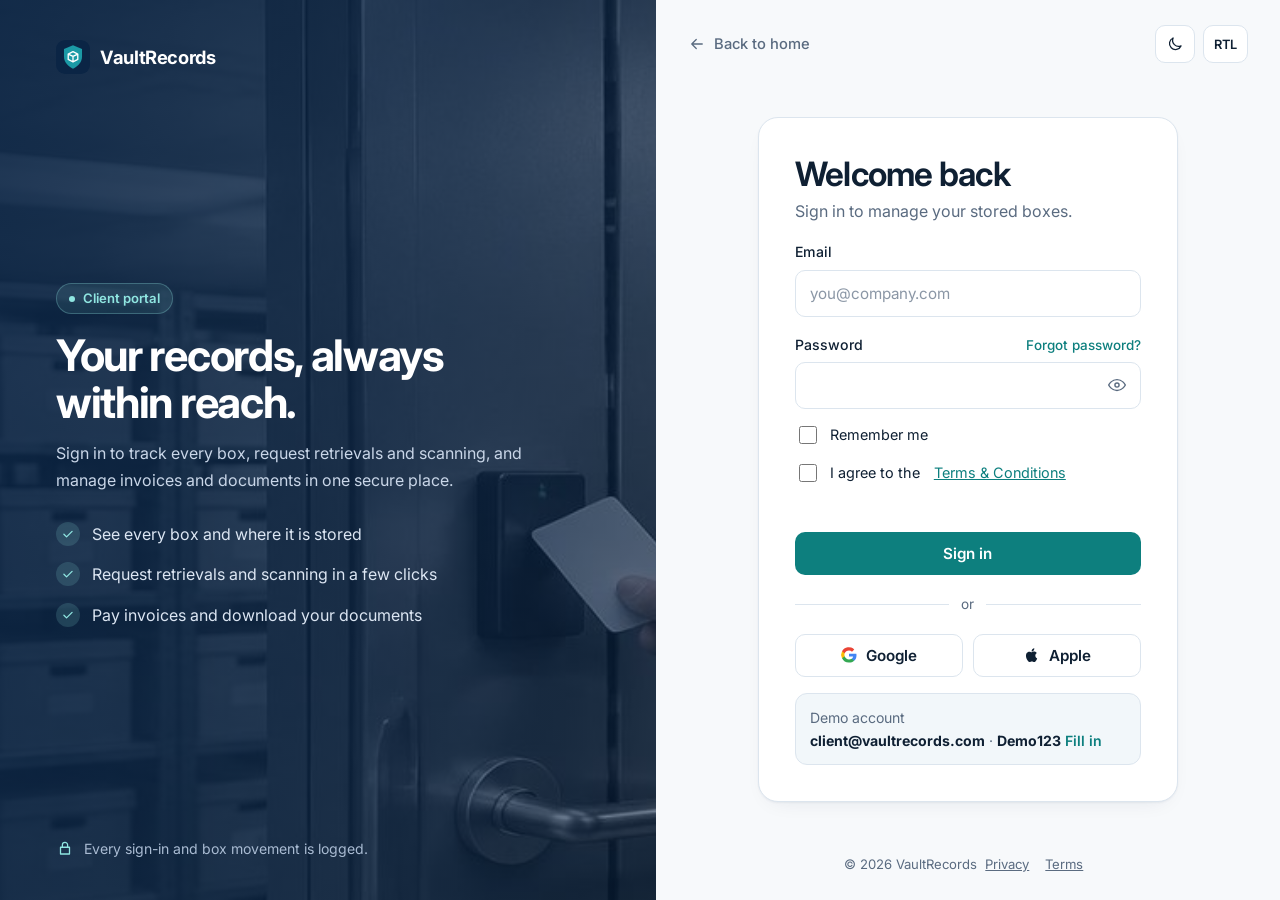
<file: dashboard.html>
<!DOCTYPE html>
<html lang="en" dir="ltr">
<head>
<meta charset="utf-8">
<meta name="viewport" content="width=device-width, initial-scale=1, viewport-fit=cover">
<title>Dashboard – VaultRecords</title>
<meta name="description" content="Secure records storage, retrieval and digitization.">
<link rel="icon" href="img/favicon.svg" type="image/svg+xml"><link rel="icon" href="img/favicon.png" type="image/png"><link rel="apple-touch-icon" href="img/apple-touch-icon.png">
<link rel="preconnect" href="https://fonts.googleapis.com"><link href="https://fonts.googleapis.com/css2?family=Inter:wght@400;500;600;700&display=swap" rel="stylesheet">
<link rel="stylesheet" href="css/style.css">
<script src="js/theme.js"></script>
<script src="js/main.js" defer></script><script src="js/dashboard.js" defer></script>
</head>
<body data-page="dashboard" data-protected>
<div id="prog"></div>
<svg width="0" height="0" style="position:absolute" aria-hidden="true"><defs>
<symbol id="i-box" viewBox="0 0 24 24"><path d="M3 7.5 12 3l9 4.5v9L12 21l-9-4.5v-9Zm0 0 9 4.5 9-4.5M12 12v9"/></symbol>
<symbol id="i-truck" viewBox="0 0 24 24"><path d="M2 6h11v9H2zM13 9h4l4 3v3h-8M6.5 18.5h.01M17.5 18.5h.01"/></symbol>
<symbol id="i-scan" viewBox="0 0 24 24"><path d="M4 8V5a1 1 0 0 1 1-1h3M16 4h3a1 1 0 0 1 1 1v3M20 16v3a1 1 0 0 1-1 1h-3M8 20H5a1 1 0 0 1-1-1v-3M4 12h16"/></symbol>
<symbol id="i-shield" viewBox="0 0 24 24"><path d="M12 3 4.5 6v5.5c0 4.5 3.2 8 7.5 9.5 4.3-1.5 7.5-5 7.5-9.5V6L12 3Zm-3 9 2.2 2.2L15.5 10"/></symbol>
<symbol id="i-doc" viewBox="0 0 24 24"><path d="M7 3h7l4 4v14H7zM14 3v4h4M9.5 12h5M9.5 16h5"/></symbol>
<symbol id="i-card" viewBox="0 0 24 24"><path d="M3 6h18v12H3zM3 10h18M7 15h3"/></symbol>
<symbol id="i-cog" viewBox="0 0 24 24"><path d="M12 15a3 3 0 1 0 0-6 3 3 0 0 0 0 6ZM12 3v3M12 18v3M3 12h3M18 12h3M5.6 5.6l2.1 2.1M16.3 16.3l2.1 2.1M18.4 5.6l-2.1 2.1M7.7 16.3l-2.1 2.1"/></symbol>
<symbol id="i-clock" viewBox="0 0 24 24"><path d="M12 21a9 9 0 1 0 0-18 9 9 0 0 0 0 18ZM12 7v5l3 2"/></symbol>
<symbol id="i-lock" viewBox="0 0 24 24"><path d="M6 11h12v9H6zM8.5 11V8a3.5 3.5 0 0 1 7 0v3"/></symbol>
<symbol id="i-eye" viewBox="0 0 24 24"><path d="M2 12s3.5-6.5 10-6.5S22 12 22 12s-3.5 6.5-10 6.5S2 12 2 12ZM12 14.5a2.5 2.5 0 1 0 0-5 2.5 2.5 0 0 0 0 5Z"/></symbol>
<symbol id="i-fire" viewBox="0 0 24 24"><path d="M12 21c-3.9 0-6.5-2.6-6.5-6 0-3 2-4.6 3.5-7 .5 1.5 1.5 2.5 2.5 3 0-3 1-5 3-7 .5 3.5 4 5.5 4 10.5 0 3.4-2.6 6.5-6.5 6.5Z"/></symbol>
<symbol id="i-temp" viewBox="0 0 24 24"><path d="M10 14V5a2 2 0 1 1 4 0v9a4 4 0 1 1-4 0Z"/></symbol>
<symbol id="i-grid" viewBox="0 0 24 24"><path d="M4 4h7v7H4zM13 4h7v7h-7zM4 13h7v7H4zM13 13h7v7h-7z"/></symbol><symbol id="i-arrow" viewBox="0 0 24 24"><path d="M5 12h14M13 6l6 6-6 6"/></symbol></defs></svg>
<header class="hd"><div class="wrap">
<a class="lg" href="dashboard.html"><img src="img/logo-mark.svg" alt="" width="34" height="34">VaultRecords</a>
<div class="sp" style="margin-inline-start:auto;display:flex;gap:8px;align-items:center"><span class="mu sm user-email"></span><button class="ib" id="tTheme" aria-label="Toggle dark mode">Dark</button><button class="ib" id="tDir" aria-label="Toggle text direction">RTL</button><button class="btn ghost s" data-logout style="color:var(--ink);border-color:var(--line)">Sign out</button></div>
</div></header>
<main><div class="wrap"><div class="app"><aside class="side" aria-label="Client portal"><div class="ac"><b class="co-name"></b>Account VL-20418</div><a href="dashboard.html" class=on aria-current=page>Dashboard</a><a href="inventory.html">Inventory</a><a href="retrieval.html">Retrieval requests<span class="bd" data-badge="retrievals"></span></a><a href="scanning.html">Scanning requests<span class="bd" data-badge="scans"></span></a><a href="billing.html">Billing</a><a href="documents.html">Documents</a><a href="settings.html">Settings</a></aside>
<div class="mainc"><div class="top"><div><h2>Dashboard</h2><span class="mu sm">Your records at a glance</span></div><div></div></div>
<h3 id="welcome" class="welcome"></h3>
<div class="stats" id="kpis"></div>
<div class="grid2"><div class="panel"><h3>Storage overview</h3><p class="mu sm" style="margin-top:-4px">Boxes by department</p><div id="storage"></div></div>
<div class="panel"><h3>Quick actions</h3><div class="qa"><a href="inventory.html?add=1">Add box</a><a href="retrieval.html?new=1">Request retrieval</a><a href="scanning.html?new=1">Request scanning</a><a href="inventory.html">View inventory</a><a href="billing.html">View billing</a></div></div></div>
<div class="panel" style="margin-top:24px"><h3>Recent activity</h3><ul class="tl" id="activity"></ul></div></div></div></div></main>
<dialog id="dlg"></dialog>
<div class="ft-s">© 2026 VaultRecords · <a href="about.html#privacy">Privacy</a> · <a href="about.html#terms">Terms</a> · 1-800-555-0142</div>
</body>
</html>
</file>
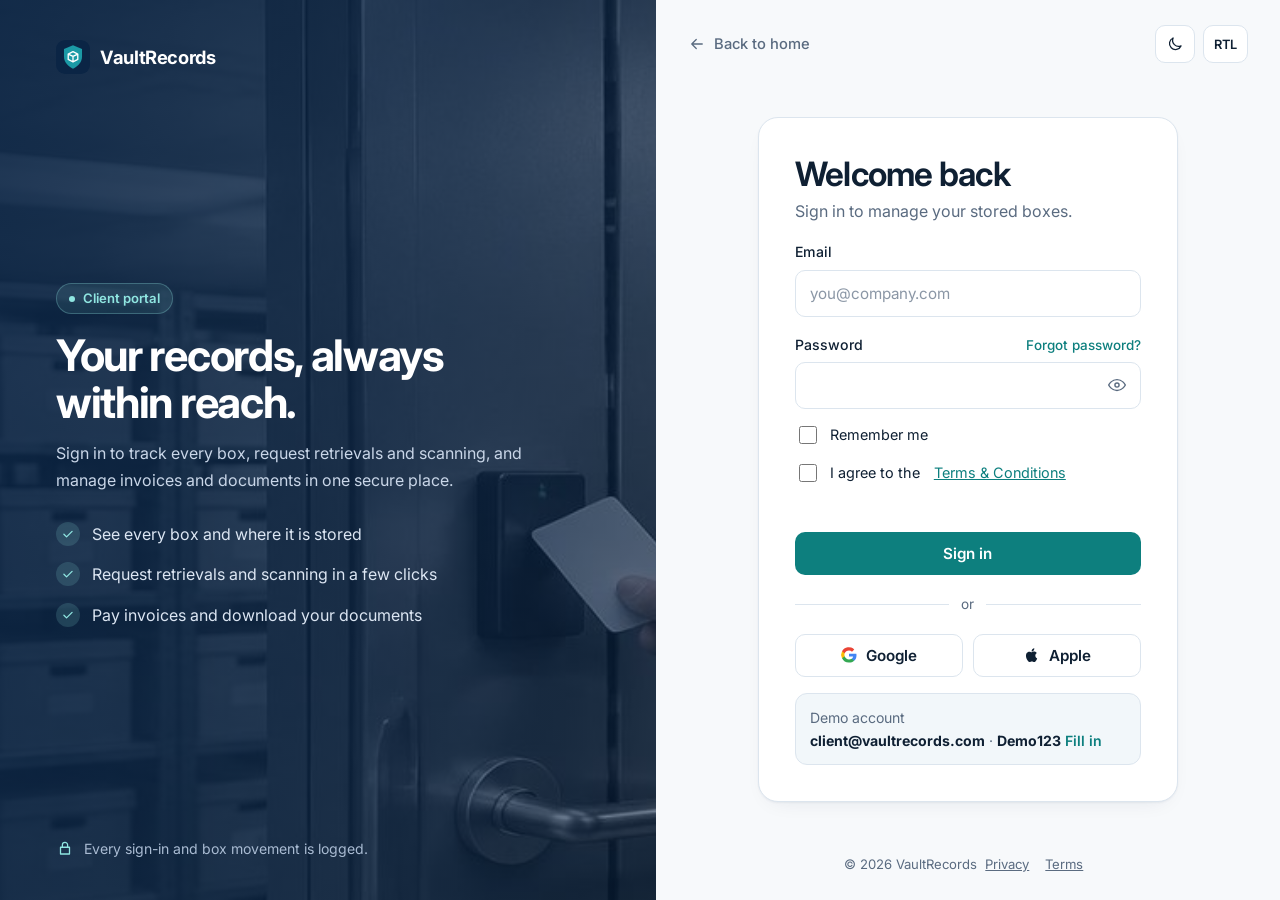
<file: documents.html>
<!doctype html>
<html lang="en" dir="ltr">
  <head>
    <meta charset="utf-8" />
    <meta
      name="viewport"
      content="width=device-width, initial-scale=1, viewport-fit=cover"
    />
    <title>Documents – VaultRecords</title>
    <meta
      name="description"
      content="Secure records storage, retrieval and digitization."
    />
    <link rel="icon" href="img/favicon.svg" type="image/svg+xml" />
    <link rel="icon" href="img/favicon.png" type="image/png" />
    <link rel="apple-touch-icon" href="img/apple-touch-icon.png" />
    <link rel="preconnect" href="https://fonts.googleapis.com" />
    <link
      href="https://fonts.googleapis.com/css2?family=Inter:wght@400;500;600;700&display=swap"
      rel="stylesheet"
    />
    <link rel="stylesheet" href="css/style.css" />
    <script src="js/theme.js"></script>
    <script src="js/main.js" defer></script>
    <script src="js/dashboard.js" defer></script>
  </head>
  <body data-page="documents" data-protected>
    <div id="prog"></div>
    <svg width="0" height="0" style="position: absolute" aria-hidden="true">
      <defs>
        <symbol id="i-box" viewBox="0 0 24 24">
          <path
            d="M3 7.5 12 3l9 4.5v9L12 21l-9-4.5v-9Zm0 0 9 4.5 9-4.5M12 12v9"
          />
        </symbol>
        <symbol id="i-truck" viewBox="0 0 24 24">
          <path d="M2 6h11v9H2zM13 9h4l4 3v3h-8M6.5 18.5h.01M17.5 18.5h.01" />
        </symbol>
        <symbol id="i-scan" viewBox="0 0 24 24">
          <path
            d="M4 8V5a1 1 0 0 1 1-1h3M16 4h3a1 1 0 0 1 1 1v3M20 16v3a1 1 0 0 1-1 1h-3M8 20H5a1 1 0 0 1-1-1v-3M4 12h16"
          />
        </symbol>
        <symbol id="i-shield" viewBox="0 0 24 24">
          <path
            d="M12 3 4.5 6v5.5c0 4.5 3.2 8 7.5 9.5 4.3-1.5 7.5-5 7.5-9.5V6L12 3Zm-3 9 2.2 2.2L15.5 10"
          />
        </symbol>
        <symbol id="i-doc" viewBox="0 0 24 24">
          <path d="M7 3h7l4 4v14H7zM14 3v4h4M9.5 12h5M9.5 16h5" />
        </symbol>
        <symbol id="i-card" viewBox="0 0 24 24">
          <path d="M3 6h18v12H3zM3 10h18M7 15h3" />
        </symbol>
        <symbol id="i-cog" viewBox="0 0 24 24">
          <path
            d="M12 15a3 3 0 1 0 0-6 3 3 0 0 0 0 6ZM12 3v3M12 18v3M3 12h3M18 12h3M5.6 5.6l2.1 2.1M16.3 16.3l2.1 2.1M18.4 5.6l-2.1 2.1M7.7 16.3l-2.1 2.1"
          />
        </symbol>
        <symbol id="i-clock" viewBox="0 0 24 24">
          <path d="M12 21a9 9 0 1 0 0-18 9 9 0 0 0 0 18ZM12 7v5l3 2" />
        </symbol>
        <symbol id="i-lock" viewBox="0 0 24 24">
          <path d="M6 11h12v9H6zM8.5 11V8a3.5 3.5 0 0 1 7 0v3" />
        </symbol>
        <symbol id="i-eye" viewBox="0 0 24 24">
          <path
            d="M2 12s3.5-6.5 10-6.5S22 12 22 12s-3.5 6.5-10 6.5S2 12 2 12ZM12 14.5a2.5 2.5 0 1 0 0-5 2.5 2.5 0 0 0 0 5Z"
          />
        </symbol>
        <symbol id="i-fire" viewBox="0 0 24 24">
          <path
            d="M12 21c-3.9 0-6.5-2.6-6.5-6 0-3 2-4.6 3.5-7 .5 1.5 1.5 2.5 2.5 3 0-3 1-5 3-7 .5 3.5 4 5.5 4 10.5 0 3.4-2.6 6.5-6.5 6.5Z"
          />
        </symbol>
        <symbol id="i-temp" viewBox="0 0 24 24">
          <path d="M10 14V5a2 2 0 1 1 4 0v9a4 4 0 1 1-4 0Z" />
        </symbol>
        <symbol id="i-grid" viewBox="0 0 24 24">
          <path d="M4 4h7v7H4zM13 4h7v7h-7zM4 13h7v7H4zM13 13h7v7h-7z" />
        </symbol>
        <symbol id="i-arrow" viewBox="0 0 24 24">
          <path d="M5 12h14M13 6l6 6-6 6" />
        </symbol>
      </defs>
    </svg>
    <header class="hd">
      <div class="wrap">
        <a class="lg" href="dashboard.html"
          ><img
            src="img/logo-mark.svg"
            alt=""
            width="34"
            height="34"
          />VaultRecords</a
        >
        <div
          class="sp"
          style="
            margin-inline-start: auto;
            display: flex;
            gap: 8px;
            align-items: center;
          "
        >
          <span class="mu sm user-email"></span
          ><button class="ib" id="tTheme" aria-label="Toggle dark mode">
            Dark</button
          ><button class="ib" id="tDir" aria-label="Toggle text direction">
            RTL</button
          ><button
            class="btn ghost s"
            data-logout
            style="color: var(--ink); border-color: var(--line)"
          >
            Sign out
          </button>
        </div>
      </div>
    </header>
    <main>
      <div class="wrap">
        <div class="app">
          <aside class="side" aria-label="Client portal">
            <div class="ac"><b class="co-name"></b>Account VL-20418</div>
            <a href="dashboard.html">Dashboard</a
            ><a href="inventory.html">Inventory</a
            ><a href="retrieval.html"
              >Retrieval requests<span
                class="bd"
                data-badge="retrievals"
              ></span></a
            ><a href="scanning.html"
              >Scanning requests<span class="bd" data-badge="scans"></span></a
            ><a href="billing.html">Billing</a
            ><a href="documents.html" class="on" aria-current="page"
              >Documents</a
            ><a href="settings.html">Settings</a>
          </aside>
          <div class="mainc">
            <div class="top">
              <div>
                <h2>Documents</h2>
                <span class="mu sm">Scans, contracts and certificates</span>
              </div>
              <div><button class="btn" id="up">Upload document</button></div>
            </div>
            <div class="tb">
              <input
                id="q"
                placeholder="Search documents"
                aria-label="Search documents"
              />
            </div>
            <div class="tw">
              <table>
                <thead>
                  <tr>
                    <th>File</th>
                    <th>Type</th>
                    <th>Box</th>
                    <th>Added</th>
                    <th>Actions</th>
                  </tr>
                </thead>
                <tbody id="rows"></tbody>
              </table>
            </div>
          </div>
        </div>
      </div>
    </main>
    <dialog id="dlg"></dialog>
    <div class="ft-s">
      © 2026 VaultRecords · <a href="about.html#privacy">Privacy</a> ·
      <a href="about.html#terms">Terms</a> · 1-800-555-0142
    </div>
  </body>
</html>
</file>
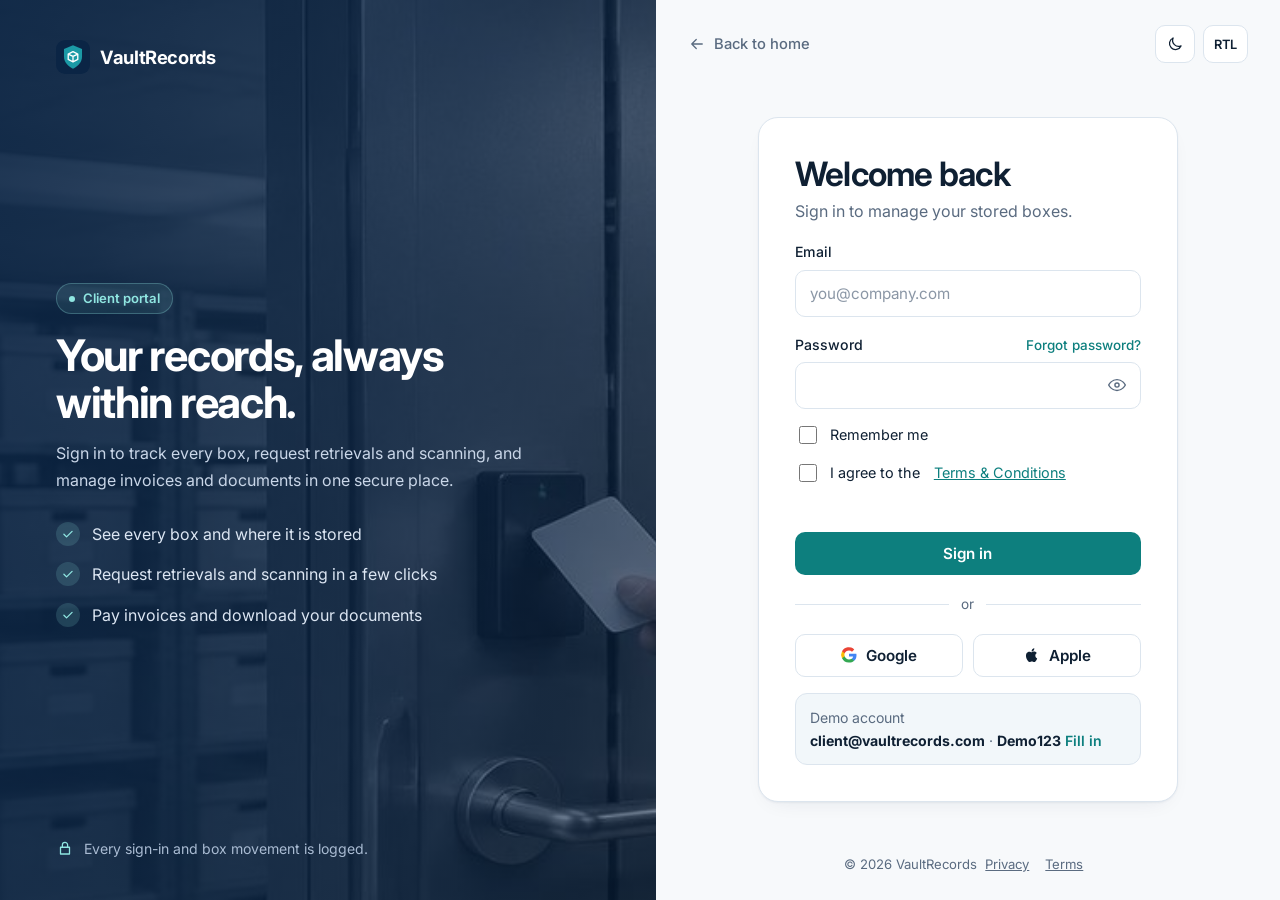
<file: inventory.html>
<!doctype html>
<html lang="en" dir="ltr">
  <head>
    <meta charset="utf-8" />
    <meta
      name="viewport"
      content="width=device-width, initial-scale=1, viewport-fit=cover"
    />
    <title>Inventory – VaultRecords</title>
    <meta
      name="description"
      content="Secure records storage, retrieval and digitization."
    />
    <link rel="icon" href="img/favicon.svg" type="image/svg+xml" />
    <link rel="icon" href="img/favicon.png" type="image/png" />
    <link rel="apple-touch-icon" href="img/apple-touch-icon.png" />
    <link rel="preconnect" href="https://fonts.googleapis.com" />
    <link
      href="https://fonts.googleapis.com/css2?family=Inter:wght@400;500;600;700&display=swap"
      rel="stylesheet"
    />
    <link rel="stylesheet" href="css/style.css" />
    <script src="js/theme.js"></script>
    <script src="js/main.js" defer></script>
    <script src="js/dashboard.js" defer></script>
  </head>
  <body data-page="inventory" data-protected>
    <div id="prog"></div>
    <svg width="0" height="0" style="position: absolute" aria-hidden="true">
      <defs>
        <symbol id="i-box" viewBox="0 0 24 24">
          <path
            d="M3 7.5 12 3l9 4.5v9L12 21l-9-4.5v-9Zm0 0 9 4.5 9-4.5M12 12v9"
          />
        </symbol>
        <symbol id="i-truck" viewBox="0 0 24 24">
          <path d="M2 6h11v9H2zM13 9h4l4 3v3h-8M6.5 18.5h.01M17.5 18.5h.01" />
        </symbol>
        <symbol id="i-scan" viewBox="0 0 24 24">
          <path
            d="M4 8V5a1 1 0 0 1 1-1h3M16 4h3a1 1 0 0 1 1 1v3M20 16v3a1 1 0 0 1-1 1h-3M8 20H5a1 1 0 0 1-1-1v-3M4 12h16"
          />
        </symbol>
        <symbol id="i-shield" viewBox="0 0 24 24">
          <path
            d="M12 3 4.5 6v5.5c0 4.5 3.2 8 7.5 9.5 4.3-1.5 7.5-5 7.5-9.5V6L12 3Zm-3 9 2.2 2.2L15.5 10"
          />
        </symbol>
        <symbol id="i-doc" viewBox="0 0 24 24">
          <path d="M7 3h7l4 4v14H7zM14 3v4h4M9.5 12h5M9.5 16h5" />
        </symbol>
        <symbol id="i-card" viewBox="0 0 24 24">
          <path d="M3 6h18v12H3zM3 10h18M7 15h3" />
        </symbol>
        <symbol id="i-cog" viewBox="0 0 24 24">
          <path
            d="M12 15a3 3 0 1 0 0-6 3 3 0 0 0 0 6ZM12 3v3M12 18v3M3 12h3M18 12h3M5.6 5.6l2.1 2.1M16.3 16.3l2.1 2.1M18.4 5.6l-2.1 2.1M7.7 16.3l-2.1 2.1"
          />
        </symbol>
        <symbol id="i-clock" viewBox="0 0 24 24">
          <path d="M12 21a9 9 0 1 0 0-18 9 9 0 0 0 0 18ZM12 7v5l3 2" />
        </symbol>
        <symbol id="i-lock" viewBox="0 0 24 24">
          <path d="M6 11h12v9H6zM8.5 11V8a3.5 3.5 0 0 1 7 0v3" />
        </symbol>
        <symbol id="i-eye" viewBox="0 0 24 24">
          <path
            d="M2 12s3.5-6.5 10-6.5S22 12 22 12s-3.5 6.5-10 6.5S2 12 2 12ZM12 14.5a2.5 2.5 0 1 0 0-5 2.5 2.5 0 0 0 0 5Z"
          />
        </symbol>
        <symbol id="i-fire" viewBox="0 0 24 24">
          <path
            d="M12 21c-3.9 0-6.5-2.6-6.5-6 0-3 2-4.6 3.5-7 .5 1.5 1.5 2.5 2.5 3 0-3 1-5 3-7 .5 3.5 4 5.5 4 10.5 0 3.4-2.6 6.5-6.5 6.5Z"
          />
        </symbol>
        <symbol id="i-temp" viewBox="0 0 24 24">
          <path d="M10 14V5a2 2 0 1 1 4 0v9a4 4 0 1 1-4 0Z" />
        </symbol>
        <symbol id="i-grid" viewBox="0 0 24 24">
          <path d="M4 4h7v7H4zM13 4h7v7h-7zM4 13h7v7H4zM13 13h7v7h-7z" />
        </symbol>
        <symbol id="i-arrow" viewBox="0 0 24 24">
          <path d="M5 12h14M13 6l6 6-6 6" />
        </symbol>
      </defs>
    </svg>
    <header class="hd">
      <div class="wrap">
        <a class="lg" href="dashboard.html"
          ><img
            src="img/logo-mark.svg"
            alt=""
            width="34"
            height="34"
          />VaultRecords</a
        >
        <div
          class="sp"
          style="
            margin-inline-start: auto;
            display: flex;
            gap: 8px;
            align-items: center;
          "
        >
          <span class="mu sm user-email"></span
          ><button class="ib" id="tTheme" aria-label="Toggle dark mode">
            Dark</button
          ><button class="ib" id="tDir" aria-label="Toggle text direction">
            RTL</button
          ><button
            class="btn ghost s"
            data-logout
            style="color: var(--ink); border-color: var(--line)"
          >
            Sign out
          </button>
        </div>
      </div>
    </header>
    <main>
      <div class="wrap">
        <div class="app">
          <aside class="side" aria-label="Client portal">
            <div class="ac"><b class="co-name"></b>Account VL-20418</div>
            <a href="dashboard.html">Dashboard</a
            ><a href="inventory.html" class="on" aria-current="page"
              >Inventory</a
            ><a href="retrieval.html"
              >Retrieval requests<span
                class="bd"
                data-badge="retrievals"
              ></span></a
            ><a href="scanning.html"
              >Scanning requests<span class="bd" data-badge="scans"></span></a
            ><a href="billing.html">Billing</a
            ><a href="documents.html">Documents</a
            ><a href="settings.html">Settings</a>
          </aside>
          <div class="mainc" id="inven">
            <div class="top">
              <div>
                <h2>Inventory</h2>
                <span class="mu sm">Every box you store, in one place</span>
              </div>
              <div><button class="btn" id="add">Add box</button></div>
            </div>
            <div class="tb">
              <input
                id="q"
                placeholder="Search by box ID, contents, department or location"
                aria-label="Search boxes"
              /><select id="fs" aria-label="Filter by status">
                <option>All</option>
                <option>In storage</option>
                <option>Retrieval requested</option>
                <option>Checked out</option>
                <option>Pending destruction</option></select
              ><select id="fd" aria-label="Filter by department">
                <option>All</option>
                <option>Finance</option>
                <option>HR</option>
                <option>Legal</option>
                <option>Operations</option>
                <option>IT</option>
                <option>Marketing</option>
              </select>
            </div>
            <div class="tw">
              <table>
                <thead>
                  <tr>
                    <th>Box</th>
                    <th>Contents</th>
                    <th>Department</th>
                    <th>Status</th>
                    <th>Actions</th>
                  </tr>
                </thead>
                <tbody id="rows"></tbody>
              </table>
            </div>
            <p class="mu sm" id="count" style="margin: 10px 2px 0"></p>
          </div>
        </div>
      </div>
    </main>
    <dialog id="dlg"></dialog>
    <div class="ft-s">
      © 2026 VaultRecords · <a href="about.html#privacy">Privacy</a> ·
      <a href="about.html#terms">Terms</a> · 1-800-555-0142
    </div>
  </body>
</html>
</file>
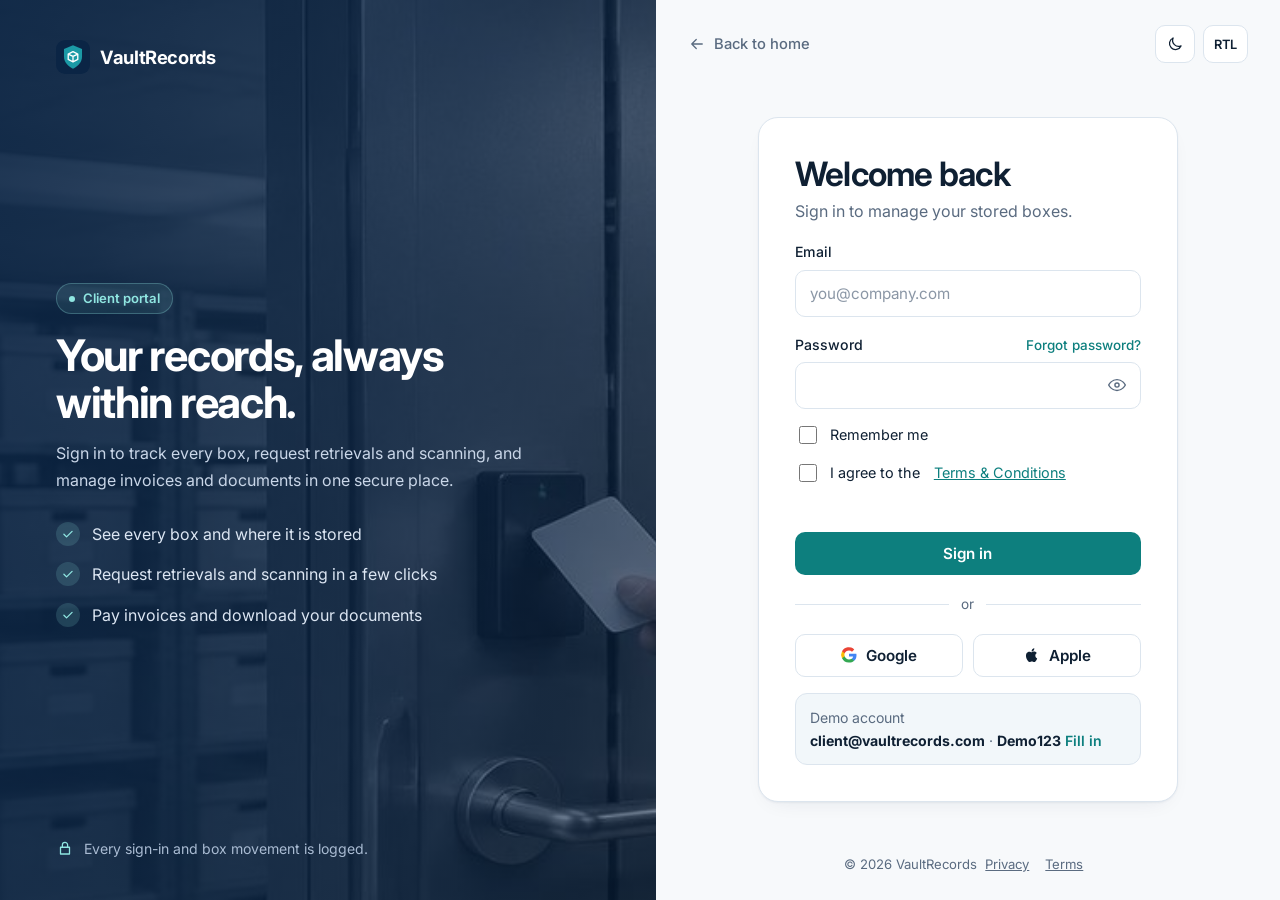
<file: login.html>
<!doctype html>
<html lang="en" dir="ltr">
  <head>
    <meta charset="utf-8" />
    <meta
      name="viewport"
      content="width=device-width, initial-scale=1, viewport-fit=cover"
    />
    <title>Client login – VaultRecords</title>
    <meta
      name="description"
      content="Secure records storage, retrieval and digitization."
    />
    <link rel="icon" href="img/favicon.svg" type="image/svg+xml" />
    <link rel="icon" href="img/favicon.png" type="image/png" />
    <link rel="apple-touch-icon" href="img/apple-touch-icon.png" />
    <link rel="preconnect" href="https://fonts.googleapis.com" />
    <link
      href="https://fonts.googleapis.com/css2?family=Inter:wght@400;500;600;700&display=swap"
      rel="stylesheet"
    />
    <link rel="stylesheet" href="css/style.css" />
    <script src="js/theme.js"></script>
    <script src="js/main.js" defer></script>
    <style>
      /* Login: split layout (left: welcome content, right: sign-in box) */
      body {
        background: var(--bg1);
      }
      .lgs {
        display: grid;
        grid-template-columns: minmax(0, 1.05fr) minmax(0, 1fr);
        min-height: 100vh;
        min-height: 100dvh;
      }
      .lgs-l {
        position: relative;
        isolation: isolate;
        overflow: hidden;
        color: #fff;
        background: #0b2545;
        display: flex;
        flex-direction: column;
        justify-content: space-between;
        gap: 32px;
        padding: 40px 56px;
      }
      .lgs-l > img {
        position: absolute;
        inset: 0;
        width: 100%;
        height: 100%;
        object-fit: cover;
        object-position: 78% 50%;
        z-index: -2;
      }
      .lgs-l::before {
        content: "";
        position: absolute;
        inset: 0;
        z-index: -1;
        background: linear-gradient(
          105deg,
          rgba(11, 37, 69, 0.92) 0%,
          rgba(11, 37, 69, 0.76) 55%,
          rgba(11, 37, 69, 0.55) 100%
        );
      }
      [dir="rtl"] .lgs-l::before {
        background: linear-gradient(
          255deg,
          rgba(11, 37, 69, 0.92) 0%,
          rgba(11, 37, 69, 0.76) 55%,
          rgba(11, 37, 69, 0.55) 100%
        );
      }
      .lgs-l .lg {
        color: #fff;
        align-self: flex-start;
      }
      .lgs-c {
        max-width: 480px;
        animation: rise 0.7s ease both;
      }
      .lgs-c .tag {
        margin-bottom: 18px;
      }
      .lgs-l h1 {
        color: #fff;
        font-size: clamp(2rem, 3.4vw, 2.9rem);
        margin: 0 0 14px;
      }
      .lgs-l p {
        color: #c9d6e8;
        margin: 0;
      }
      .lgs-ul {
        list-style: none;
        margin: 28px 0 0;
        padding: 0;
        display: grid;
        gap: 14px;
      }
      .lgs-ul li {
        display: flex;
        gap: 12px;
        align-items: flex-start;
        color: #dce6f3;
      }
      .lgs-ul .ck-i {
        flex: none;
        width: 24px;
        height: 24px;
        border-radius: 50%;
        background: rgba(143, 230, 225, 0.16);
        color: #8fe6e1;
        display: grid;
        place-items: center;
        margin-top: 1px;
      }
      .lgs-ul .ic {
        width: 14px;
        height: 14px;
        stroke-width: 2.2;
      }
      .lgs-n {
        display: flex;
        align-items: center;
        gap: 10px;
        font-size: 0.88rem;
        color: #a9bbd2;
      }
      .lgs-n .ic {
        width: 18px;
        height: 18px;
        color: #8fe6e1;
      }
      .lgs-r {
        display: flex;
        flex-direction: column;
        padding: 24px 32px;
        min-width: 0;
      }
      .lgs-t {
        display: flex;
        justify-content: space-between;
        align-items: center;
        gap: 12px;
      }
      .lgs-t .acts {
        display: flex;
        gap: 8px;
      }
      .bk {
        display: inline-flex;
        align-items: center;
        gap: 8px;
        font-weight: 500;
        font-size: 0.92rem;
        color: var(--mute);
        text-decoration: none;
        padding: 8px 10px;
        margin-inline-start: -10px;
        border-radius: 8px;
        transition:
          color 0.2s,
          background 0.2s;
      }
      .bk:hover {
        color: var(--ink);
        background: var(--surf2);
      }
      .bk .ic {
        width: 18px;
        height: 18px;
        transition: transform 0.25s;
      }
      .bk:hover .ic {
        transform: translateX(-3px);
      }
      [dir="rtl"] .bk .ic {
        transform: scaleX(-1);
      }
      [dir="rtl"] .bk:hover .ic {
        transform: scaleX(-1) translateX(-3px);
      }
      .lgs-b {
        flex: 1;
        display: grid;
        place-items: center;
        padding: 28px 0;
      }
      .lgs-box {
        width: 100%;
        max-width: 420px;
        background: var(--surf);
        border: 1px solid var(--line);
        border-radius: 20px;
        padding: 36px;
        box-shadow: var(--sh);
        animation: rise 0.7s 0.1s ease both;
      }
      .lgs-box h2 {
        margin: 0 0 4px;
      }
      .lgs-f {
        text-align: center;
        font-size: 0.82rem;
        color: var(--mute);
      }
      .lgs-f a {
        margin: 0 8px;
      }
      @media (max-width: 900px) {
        .lgs {
          grid-template-columns: 1fr;
          min-height: 0;
        }
        .lgs-l {
          padding: 22px;
          gap: 18px;
        }
        .lgs-l h1 {
          font-size: 1.7rem;
          margin-bottom: 8px;
        }
        .lgs-ul,
        .lgs-n {
          display: none;
        }
        .lgs-r {
          padding: 16px 16px 24px;
        }
        .lgs-b {
          padding: 20px 0;
        }
      }
      @media (max-width: 560px) {
        .lgs-l p {
          display: none;
        }
        .lgs-c .tag {
          display: none;
        }
        .lgs-box {
          padding: 24px 20px;
        }
        .lgs-l h1 {
          margin: 0;
        }
      }
      .lr {
        display: flex;
        justify-content: space-between;
        align-items: baseline;
        gap: 12px;
        margin: 16px 0 6px;
      }
      .lr label {
        margin: 0;
      }
      .fgt {
        font-size: 0.84rem;
        font-weight: 500;
        color: var(--acc);
        text-decoration: none;
      }
      .fgt:hover {
        text-decoration: underline;
      }
      .lgs-box[data-view="reset"] .v-in,
      .lgs-box:not([data-view="reset"]) .v-re {
        display: none;
      }
      .v-in,
      .v-re {
        animation: rise 0.4s cubic-bezier(0.16, 1, 0.3, 1) both;
      }
      .rb {
        margin: 22px 0 0;
        text-align: center;
      }
      .rb a {
        display: inline-flex;
        align-items: center;
        gap: 8px;
        font-size: 0.9rem;
        font-weight: 500;
        color: var(--mute);
        text-decoration: none;
      }
      .rb a:hover {
        color: var(--ink);
      }
      .rb .ic {
        width: 18px;
        height: 18px;
      }
      [dir="rtl"] .rb .ic {
        transform: scaleX(-1);
      }
    </style>
  </head>
  <body data-page="login">
    <div id="prog"></div>
    <svg width="0" height="0" style="position: absolute" aria-hidden="true">
      <defs>
        <symbol id="i-box" viewBox="0 0 24 24">
          <path
            d="M3 7.5 12 3l9 4.5v9L12 21l-9-4.5v-9Zm0 0 9 4.5 9-4.5M12 12v9"
          />
        </symbol>
        <symbol id="i-truck" viewBox="0 0 24 24">
          <path d="M2 6h11v9H2zM13 9h4l4 3v3h-8M6.5 18.5h.01M17.5 18.5h.01" />
        </symbol>
        <symbol id="i-scan" viewBox="0 0 24 24">
          <path
            d="M4 8V5a1 1 0 0 1 1-1h3M16 4h3a1 1 0 0 1 1 1v3M20 16v3a1 1 0 0 1-1 1h-3M8 20H5a1 1 0 0 1-1-1v-3M4 12h16"
          />
        </symbol>
        <symbol id="i-shield" viewBox="0 0 24 24">
          <path
            d="M12 3 4.5 6v5.5c0 4.5 3.2 8 7.5 9.5 4.3-1.5 7.5-5 7.5-9.5V6L12 3Zm-3 9 2.2 2.2L15.5 10"
          />
        </symbol>
        <symbol id="i-doc" viewBox="0 0 24 24">
          <path d="M7 3h7l4 4v14H7zM14 3v4h4M9.5 12h5M9.5 16h5" />
        </symbol>
        <symbol id="i-card" viewBox="0 0 24 24">
          <path d="M3 6h18v12H3zM3 10h18M7 15h3" />
        </symbol>
        <symbol id="i-cog" viewBox="0 0 24 24">
          <path
            d="M12 15a3 3 0 1 0 0-6 3 3 0 0 0 0 6ZM12 3v3M12 18v3M3 12h3M18 12h3M5.6 5.6l2.1 2.1M16.3 16.3l2.1 2.1M18.4 5.6l-2.1 2.1M7.7 16.3l-2.1 2.1"
          />
        </symbol>
        <symbol id="i-clock" viewBox="0 0 24 24">
          <path d="M12 21a9 9 0 1 0 0-18 9 9 0 0 0 0 18ZM12 7v5l3 2" />
        </symbol>
        <symbol id="i-lock" viewBox="0 0 24 24">
          <path d="M6 11h12v9H6zM8.5 11V8a3.5 3.5 0 0 1 7 0v3" />
        </symbol>
        <symbol id="i-eye" viewBox="0 0 24 24">
          <path
            d="M2 12s3.5-6.5 10-6.5S22 12 22 12s-3.5 6.5-10 6.5S2 12 2 12ZM12 14.5a2.5 2.5 0 1 0 0-5 2.5 2.5 0 0 0 0 5Z"
          />
        </symbol>
        <symbol id="i-fire" viewBox="0 0 24 24">
          <path
            d="M12 21c-3.9 0-6.5-2.6-6.5-6 0-3 2-4.6 3.5-7 .5 1.5 1.5 2.5 2.5 3 0-3 1-5 3-7 .5 3.5 4 5.5 4 10.5 0 3.4-2.6 6.5-6.5 6.5Z"
          />
        </symbol>
        <symbol id="i-temp" viewBox="0 0 24 24">
          <path d="M10 14V5a2 2 0 1 1 4 0v9a4 4 0 1 1-4 0Z" />
        </symbol>
        <symbol id="i-grid" viewBox="0 0 24 24">
          <path d="M4 4h7v7H4zM13 4h7v7h-7zM4 13h7v7H4zM13 13h7v7h-7z" />
        </symbol>
        <symbol id="i-arrow" viewBox="0 0 24 24">
          <path d="M5 12h14M13 6l6 6-6 6" />
        </symbol>
        <symbol id="i-eyeoff" viewBox="0 0 24 24">
          <path
            d="M3 3l18 18M10.600 6.200A9.500 9.500 0 0 1 12 6c6.500 0 10 6 10 6a17 17 0 0 1-3.200 3.800M6.100 7.500C3.600 9.200 2 12 2 12s3.500 6.500 10 6.500c1.500 0 2.900-.3 4.100-.9M9.900 10a2.500 2.500 0 0 0 3.500 3.500"
          />
        </symbol>
      </defs>
    </svg>
    <div class="lgs">
      <section class="lgs-l" aria-label="Welcome">
        <img src="img/banner-security.jpg" alt="" />
        <a class="lg" href="index.html" aria-label="VaultRecords home"
          ><img
            src="img/logo-mark.svg"
            alt=""
            width="34"
            height="34"
            style="
              position: static;
              width: 34px;
              height: 34px;
              object-fit: contain;
              z-index: auto;
            "
          />VaultRecords</a
        >
        <div class="lgs-c">
          <span class="tag">Client portal</span>
          <h1>Your records, always within reach.</h1>
          <p>
            Sign in to track every box, request retrievals and scanning, and
            manage invoices and documents in one secure place.
          </p>
          <ul class="lgs-ul">
            <li>
              <span class="ck-i"
                ><svg class="ic" viewBox="0 0 24 24" aria-hidden="true">
                  <path d="m5 12.5 4.5 4.5L19 7.5" /></svg></span
              >See every box and where it is stored
            </li>
            <li>
              <span class="ck-i"
                ><svg class="ic" viewBox="0 0 24 24" aria-hidden="true">
                  <path d="m5 12.5 4.5 4.5L19 7.5" /></svg></span
              >Request retrievals and scanning in a few clicks
            </li>
            <li>
              <span class="ck-i"
                ><svg class="ic" viewBox="0 0 24 24" aria-hidden="true">
                  <path d="m5 12.5 4.5 4.5L19 7.5" /></svg></span
              >Pay invoices and download your documents
            </li>
          </ul>
        </div>
        <div class="lgs-n">
          <svg class="ic" aria-hidden="true"><use href="#i-lock" /></svg>Every
          sign-in and box movement is logged.
        </div>
      </section>
      <section class="lgs-r">
        <div class="lgs-t">
          <a class="bk" href="index.html"
            ><svg class="ic" viewBox="0 0 24 24" aria-hidden="true">
              <path d="M19 12H5M11 6l-6 6 6 6" /></svg
            >Back to home</a
          >
          <div class="acts">
            <button class="ib" id="tTheme" aria-label="Toggle dark mode">
              Dark</button
            ><button class="ib" id="tDir" aria-label="Toggle text direction">
              RTL
            </button>
          </div>
        </div>
        <div class="lgs-b">
          <div class="lgs-box" data-view="signin">
            <div class="v-in">
              <h2>Welcome back</h2>
              <p class="mu">Sign in to manage your stored boxes.</p>
              <form id="lf" novalidate>
                <label for="u">Email</label
                ><input
                  id="u"
                  type="email"
                  required
                  autocomplete="username"
                  placeholder="you@company.com"
                />
                <div class="lr">
                  <label for="p">Password</label
                  ><a href="#" id="forgot" class="fgt">Forgot password?</a>
                </div>
                <div class="pw">
                  <input
                    id="p"
                    type="password"
                    required
                    autocomplete="current-password"
                  /><button
                    type="button"
                    class="pw-t"
                    id="pwt"
                    aria-label="Show password"
                    aria-pressed="false"
                  >
                    <svg class="ic" aria-hidden="true">
                      <use href="#i-eye" />
                    </svg>
                  </button>
                </div>
                <label class="chk" for="rm"
                  ><input type="checkbox" id="rm" />Remember me</label
                ><label class="chk" for="tc"
                  ><input type="checkbox" id="tc" />I agree to the&nbsp;<a
                    href="about.html#terms"
                    style="color: var(--acc)"
                    >Terms &amp; Conditions</a
                  ></label
                >
                <div id="lmsg" class="msg" role="alert"></div>
                <p style="margin: 16px 0 0">
                  <button
                    class="btn"
                    style="width: 100%; justify-content: center"
                  >
                    Sign in
                  </button>
                </p>
              </form>
              <div class="or">or</div>
              <div class="soc">
                <button type="button" class="btn" data-demo="Google">
                  <svg viewBox="0 0 24 24" aria-hidden="true">
                    <path
                      fill="#4285F4"
                      d="M22 12.2c0-.7-.1-1.4-.2-2H12v3.8h5.600a4.800 4.800 0 0 1-2.100 3.200v2.600h3.400c2-1.800 3.100-4.500 3.100-7.600Z"
                    />
                    <path
                      fill="#34A853"
                      d="M12 22c2.800 0 5.200-.9 6.900-2.500l-3.400-2.600c-.9.600-2.100 1-3.500 1-2.700 0-5-1.800-5.800-4.300H2.700v2.700A10 10 0 0 0 12 22Z"
                    />
                    <path
                      fill="#FBBC05"
                      d="M6.200 13.600a6 6 0 0 1 0-3.800V7.100H2.700a10 10 0 0 0 0 9.200l3.500-2.700Z"
                    />
                    <path
                      fill="#EA4335"
                      d="M12 6.100c1.500 0 2.900.5 4 1.600l3-3A10 10 0 0 0 2.700 7.100l3.500 2.700C7 7.900 9.300 6.100 12 6.100Z"
                    /></svg
                  >Google</button
                ><button type="button" class="btn" data-demo="Apple">
                  <svg
                    viewBox="0 0 24 24"
                    aria-hidden="true"
                    fill="currentColor"
                  >
                    <path
                      d="M16.400 12.700c0-2.300 1.900-3.400 2-3.500-1.100-1.600-2.800-1.800-3.400-1.800-1.400-.1-2.800.9-3.500.9s-1.800-.8-3-.8c-1.500 0-3 .9-3.800 2.300-1.600 2.800-.4 7 1.200 9.300.8 1.100 1.700 2.400 2.900 2.300 1.200 0 1.600-.7 3-.7s1.800.7 3 .7 2-1.100 2.800-2.200c.9-1.300 1.200-2.500 1.300-2.600-.1 0-2.500-.9-2.500-3.900ZM14.200 5.900c.6-.8 1.100-1.800.9-2.900-.9 0-2 .6-2.700 1.400-.6.700-1.100 1.800-1 2.800 1 .1 2-.5 2.800-1.300Z"
                    /></svg
                  >Apple
                </button>
              </div>
              <div class="demo">
                Demo account<br /><b>client@vaultrecords.com</b> ·
                <b>Demo123</b>
                <button type="button" class="linkb" id="fill">Fill in</button>
              </div>
            </div>
            <div class="v-re">
              <h2>Reset your password</h2>
              <p class="mu">
                Enter your account email and we will send you a link to set a
                new password.
              </p>
              <form id="rf">
                <label for="re">Email</label
                ><input
                  id="re"
                  type="email"
                  required
                  autocomplete="email"
                  placeholder="you@company.com"
                />
                <div id="rmsg" class="msg" role="status"></div>
                <p style="margin: 16px 0 0">
                  <button
                    class="btn"
                    style="width: 100%; justify-content: center"
                  >
                    Send reset link
                  </button>
                </p>
              </form>
              <p class="rb">
                <a href="#" id="back"
                  ><svg class="ic" viewBox="0 0 24 24" aria-hidden="true">
                    <path d="M19 12H5M11 6l-6 6 6 6" /></svg
                  >Back to sign in</a
                >
              </p>
            </div>
          </div>
        </div>
        <div class="lgs-f">
          © 2026 VaultRecords<a href="about.html#privacy">Privacy</a
          ><a href="about.html#terms">Terms</a>
        </div>
      </section>
    </div>
    <script>
      /* Forgot password: swaps the sign-in form for a reset form (demo only, no email is sent) */
      (function () {
        var box = document.querySelector(".lgs-box"),
          $ = function (id) {
            return document.getElementById(id);
          };
        function show(v, focusId) {
          box.dataset.view = v;
          $(focusId).focus();
        }
        $("forgot").onclick = function (e) {
          e.preventDefault();
          if ($("u").value) $("re").value = $("u").value;
          $("rmsg").textContent = "";
          show("reset", "re");
        };
        $("back").onclick = function (e) {
          e.preventDefault();
          show("signin", "u");
        };
        $("rf").onsubmit = function (e) {
          e.preventDefault();
          var m = $("rmsg");
          m.textContent =
            "If an account exists for " +
            $("re").value +
            ", a reset link is on its way. (Demo: no email is sent.)";
          m.className = "msg ok";
        };
      })();
    </script>
  </body>
</html>
</file>
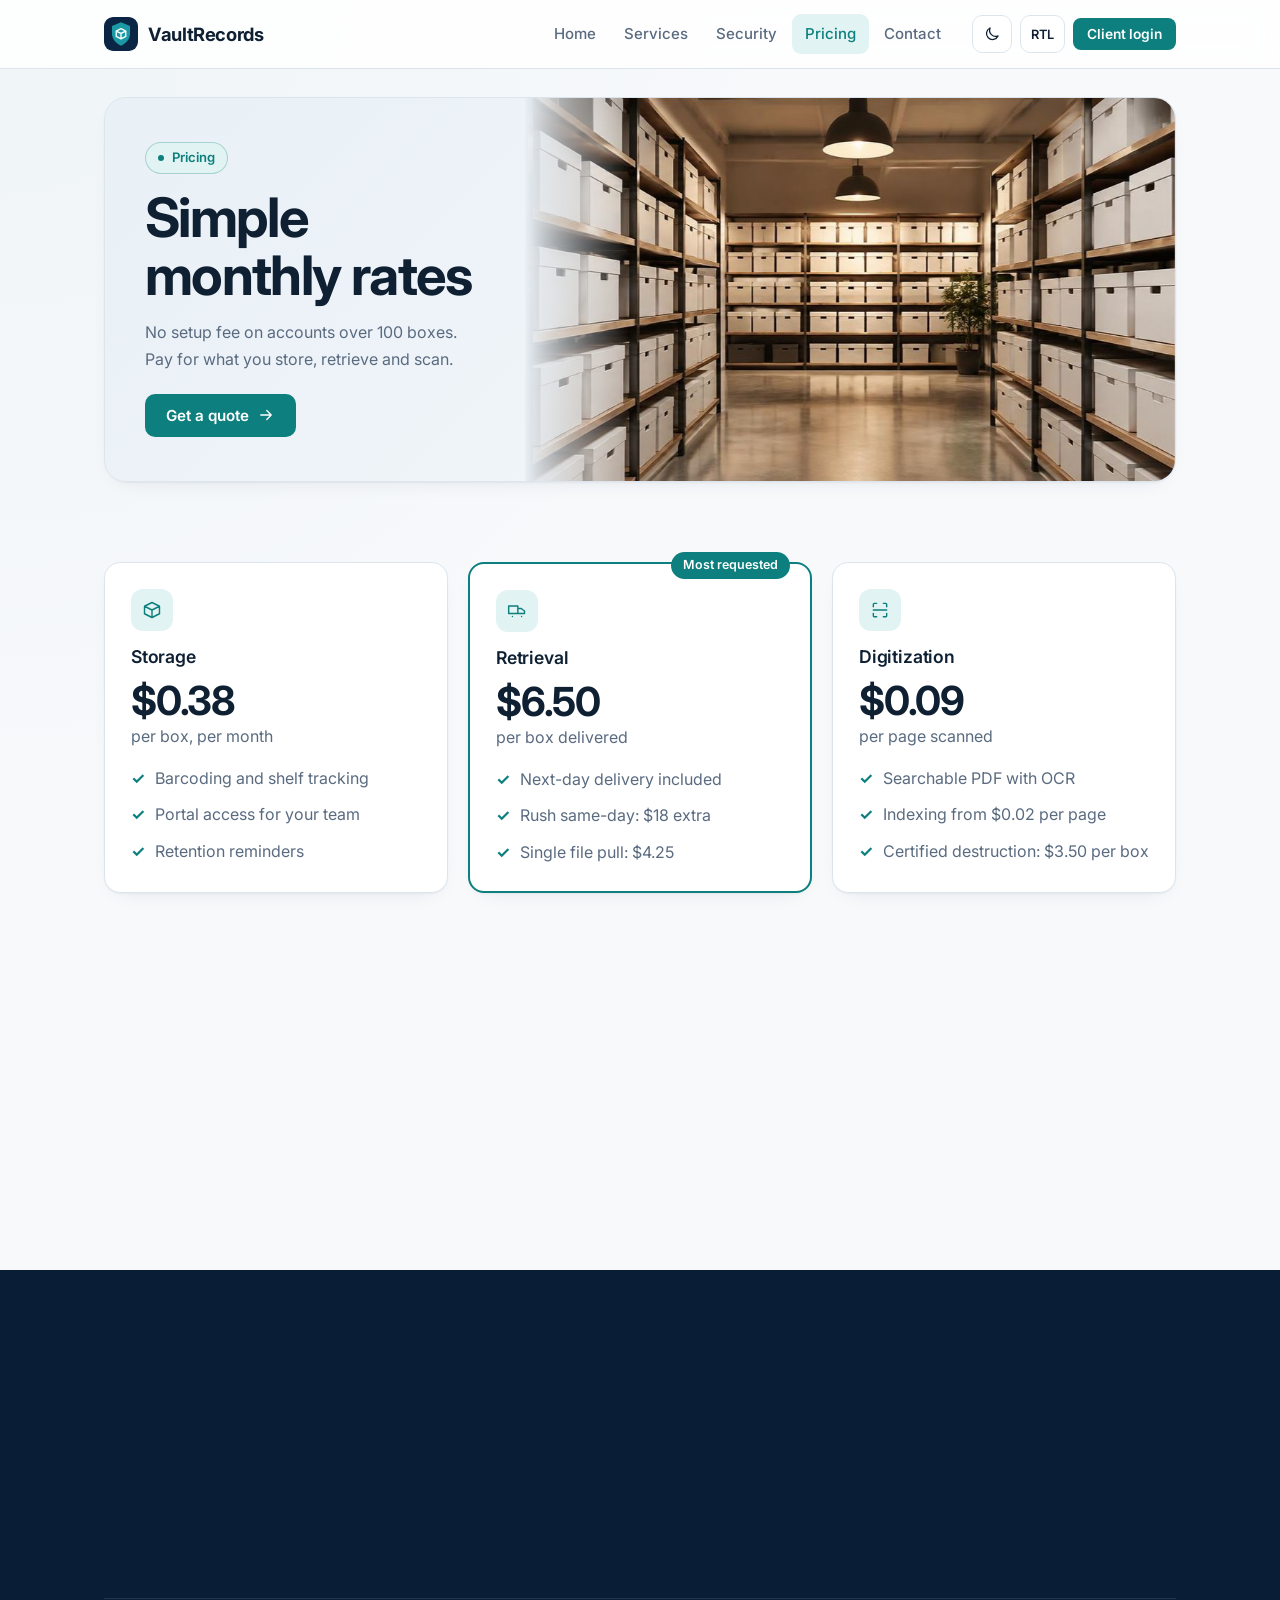
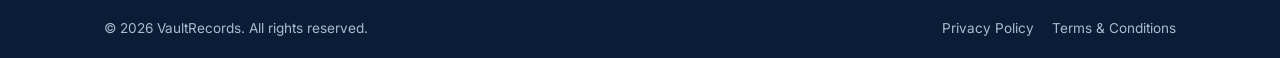
<file: pricing.html>
<!DOCTYPE html>
<html lang="en" dir="ltr">
<head>
<meta charset="utf-8">
<meta name="viewport" content="width=device-width, initial-scale=1, viewport-fit=cover">
<title>Pricing – VaultRecords</title>
<meta name="description" content="Secure records storage, retrieval and digitization.">
<link rel="icon" href="img/favicon.svg" type="image/svg+xml"><link rel="icon" href="img/favicon.png" type="image/png"><link rel="apple-touch-icon" href="img/apple-touch-icon.png">
<link rel="preconnect" href="https://fonts.googleapis.com"><link href="https://fonts.googleapis.com/css2?family=Inter:wght@400;500;600;700&display=swap" rel="stylesheet">
<link rel="stylesheet" href="css/style.css">
<script src="js/theme.js"></script>
<script src="js/main.js" defer></script>
</head>
<body data-page="pricing">
<div id="prog"></div>
<svg width="0" height="0" style="position:absolute" aria-hidden="true"><defs>
<symbol id="i-box" viewBox="0 0 24 24"><path d="M3 7.5 12 3l9 4.5v9L12 21l-9-4.5v-9Zm0 0 9 4.5 9-4.5M12 12v9"/></symbol>
<symbol id="i-truck" viewBox="0 0 24 24"><path d="M2 6h11v9H2zM13 9h4l4 3v3h-8M6.5 18.5h.01M17.5 18.5h.01"/></symbol>
<symbol id="i-scan" viewBox="0 0 24 24"><path d="M4 8V5a1 1 0 0 1 1-1h3M16 4h3a1 1 0 0 1 1 1v3M20 16v3a1 1 0 0 1-1 1h-3M8 20H5a1 1 0 0 1-1-1v-3M4 12h16"/></symbol>
<symbol id="i-shield" viewBox="0 0 24 24"><path d="M12 3 4.5 6v5.5c0 4.5 3.2 8 7.5 9.5 4.3-1.5 7.5-5 7.5-9.5V6L12 3Zm-3 9 2.2 2.2L15.5 10"/></symbol>
<symbol id="i-doc" viewBox="0 0 24 24"><path d="M7 3h7l4 4v14H7zM14 3v4h4M9.5 12h5M9.5 16h5"/></symbol>
<symbol id="i-card" viewBox="0 0 24 24"><path d="M3 6h18v12H3zM3 10h18M7 15h3"/></symbol>
<symbol id="i-cog" viewBox="0 0 24 24"><path d="M12 15a3 3 0 1 0 0-6 3 3 0 0 0 0 6ZM12 3v3M12 18v3M3 12h3M18 12h3M5.6 5.6l2.1 2.1M16.3 16.3l2.1 2.1M18.4 5.6l-2.1 2.1M7.7 16.3l-2.1 2.1"/></symbol>
<symbol id="i-clock" viewBox="0 0 24 24"><path d="M12 21a9 9 0 1 0 0-18 9 9 0 0 0 0 18ZM12 7v5l3 2"/></symbol>
<symbol id="i-lock" viewBox="0 0 24 24"><path d="M6 11h12v9H6zM8.5 11V8a3.5 3.5 0 0 1 7 0v3"/></symbol>
<symbol id="i-eye" viewBox="0 0 24 24"><path d="M2 12s3.5-6.5 10-6.5S22 12 22 12s-3.5 6.5-10 6.5S2 12 2 12ZM12 14.5a2.5 2.5 0 1 0 0-5 2.5 2.5 0 0 0 0 5Z"/></symbol>
<symbol id="i-fire" viewBox="0 0 24 24"><path d="M12 21c-3.9 0-6.5-2.6-6.5-6 0-3 2-4.6 3.5-7 .5 1.5 1.5 2.5 2.5 3 0-3 1-5 3-7 .5 3.5 4 5.5 4 10.5 0 3.4-2.6 6.5-6.5 6.5Z"/></symbol>
<symbol id="i-temp" viewBox="0 0 24 24"><path d="M10 14V5a2 2 0 1 1 4 0v9a4 4 0 1 1-4 0Z"/></symbol>
<symbol id="i-grid" viewBox="0 0 24 24"><path d="M4 4h7v7H4zM13 4h7v7h-7zM4 13h7v7H4zM13 13h7v7h-7z"/></symbol><symbol id="i-arrow" viewBox="0 0 24 24"><path d="M5 12h14M13 6l6 6-6 6"/></symbol></defs></svg>
<header class="hd"><div class="wrap">
<a class="lg" href="index.html"><img src="img/logo-mark.svg" alt="" width="34" height="34">VaultRecords</a>
<nav class="nv" aria-label="Main"><a href="index.html">Home</a><a href="services.html">Services</a><a href="about.html">Security</a><a href="pricing.html" class=on>Pricing</a><a href="contact.html">Contact</a></nav>
<div class="sp" style="display:flex;gap:8px;align-items:center"><button class="ib" id="tTheme" aria-label="Toggle dark mode">Dark</button><button class="ib" id="tDir" aria-label="Toggle text direction">RTL</button><a class="btn s" id="navLogin" href="login.html">Client login</a></div>
</div></header>
<main>
<section class="bn "><div class="wrap"><div class="bn-in"><div class="bn-tx"><span class="tag">Pricing</span><h1>Simple monthly rates</h1><p>No setup fee on accounts over 100 boxes. Pay for what you store, retrieve and scan.</p><div class="row"><a class="btn" href="contact.html">Get a quote<svg class="ic arr" aria-hidden="true"><use href="#i-arrow"/></svg></a></div></div><div class="bn-im"><img src="img/banner-pricing.jpg" alt="Neatly shelved white archive boxes in a lit storage room" style="object-position:50% 50%"></div></div></div></section>
<section class="sec"><div class="wrap"><div class="price">
<div class="card"><div class="ch"><svg class="ic" aria-hidden="true"><use href="#i-box"/></svg></div><h3>Storage</h3><div class="big">$0.38</div><p>per box, per month</p><ul class="ck"><li>Barcoding and shelf tracking</li><li>Portal access for your team</li><li>Retention reminders</li></ul></div>
<div class="card f"><div class="ch"><svg class="ic" aria-hidden="true"><use href="#i-truck"/></svg></div><h3>Retrieval</h3><div class="big">$6.50</div><p>per box delivered</p><ul class="ck"><li>Next-day delivery included</li><li>Rush same-day: $18 extra</li><li>Single file pull: $4.25</li></ul></div>
<div class="card"><div class="ch"><svg class="ic" aria-hidden="true"><use href="#i-scan"/></svg></div><h3>Digitization</h3><div class="big">$0.09</div><p>per page scanned</p><ul class="ck"><li>Searchable PDF with OCR</li><li>Indexing from $0.02 per page</li><li>Certified destruction: $3.50 per box</li></ul></div></div></div></section>
<section class="sec" style="padding-bottom:0"><div class="wrap"><div class="cta"><div><h2>Want a quote for your volume?</h2><p>Send us your box count and scanning needs.</p></div><div class="row"><a class="btn" href="contact.html">Get a quote<svg class="ic arr" aria-hidden="true"><use href="#i-arrow"/></svg></a><a class="btn ghost" href="pricing.html">See pricing<svg class="ic arr" aria-hidden="true"><use href="#i-arrow"/></svg></a></div></div></div></section>
</main>
<footer class="ft"><div class="wrap">
<div class="ft-g">
<div><a class="lg" href="index.html"><img src="img/logo-mark.svg" alt="" width="32" height="32">VaultRecords</a><p>Secure records storage, retrieval and digitization for organizations that need dependable information management.</p></div>
<div><h4>Company</h4><ul><li><a href="about.html">About</a></li><li><a href="about.html#security">Security</a></li><li><a href="services.html">Services</a></li><li><a href="pricing.html">Pricing</a></li><li><a href="contact.html">Contact</a></li></ul></div>
<div><h4>Client Portal</h4><ul><li><a href="dashboard.html">Dashboard</a></li><li><a href="inventory.html">Inventory</a></li><li><a href="retrieval.html">Retrieval Requests</a></li><li><a href="scanning.html">Scanning Requests</a></li><li><a href="billing.html">Billing</a></li><li><a href="documents.html">Documents</a></li></ul></div>
<div><h4>Contact</h4><ul><li><a href="tel:18005550142">1-800-555-0142</a></li><li><a href="mailto:records@vaultrecords.example">records@vaultrecords.example</a></li><li>Mon–Fri, 8:00 to 18:00</li></ul></div>
</div>
<div class="ft-b"><span>© 2026 VaultRecords. All rights reserved.</span><span><a href="about.html#privacy">Privacy Policy</a><a href="about.html#terms">Terms &amp; Conditions</a></span></div>
</div></footer>
</body>
</html>
</file>
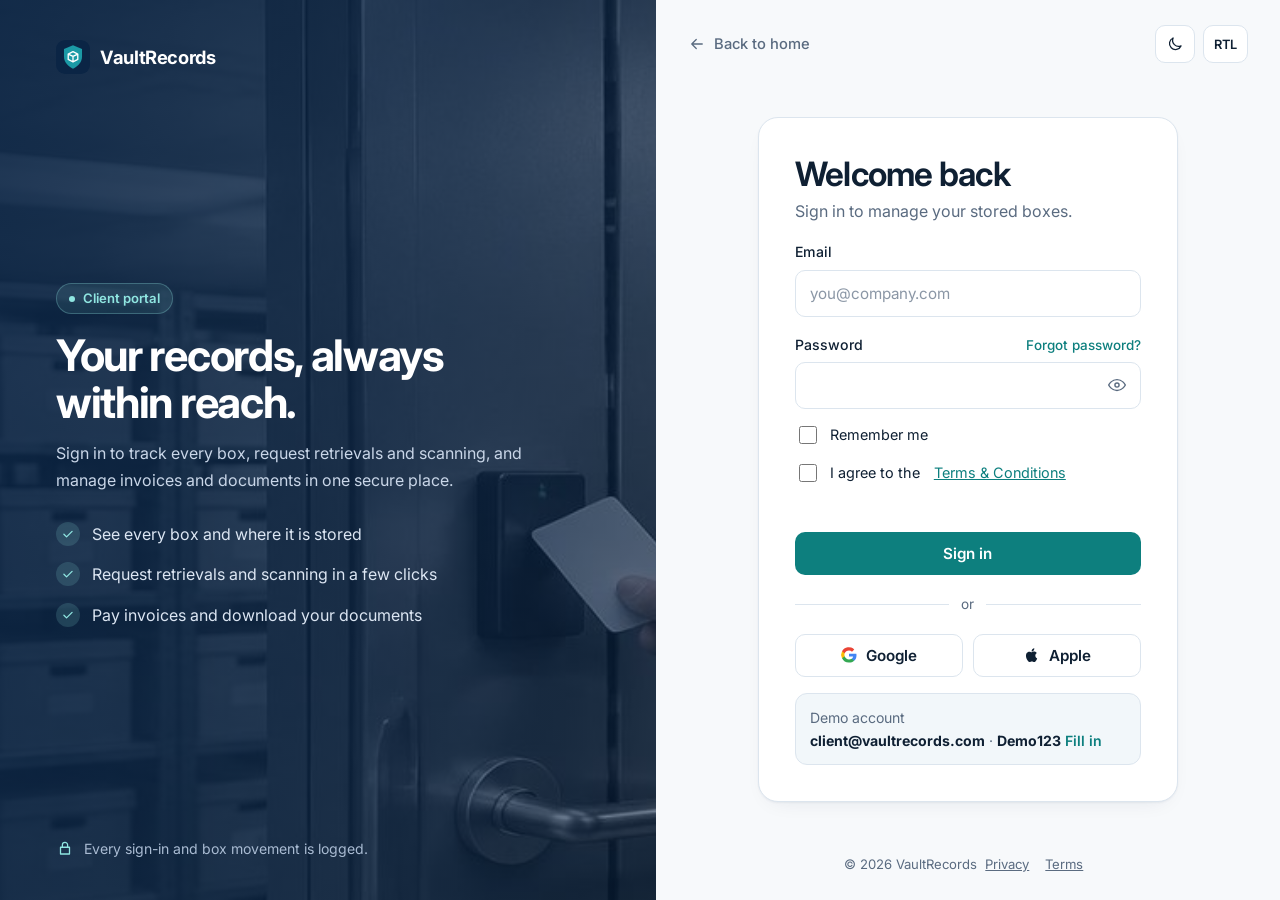
<file: retrieval.html>
<!doctype html>
<html lang="en" dir="ltr">
  <head>
    <meta charset="utf-8" />
    <meta
      name="viewport"
      content="width=device-width, initial-scale=1, viewport-fit=cover"
    />
    <title>Retrieval requests – VaultRecords</title>
    <meta
      name="description"
      content="Secure records storage, retrieval and digitization."
    />
    <link rel="icon" href="img/favicon.svg" type="image/svg+xml" />
    <link rel="icon" href="img/favicon.png" type="image/png" />
    <link rel="apple-touch-icon" href="img/apple-touch-icon.png" />
    <link rel="preconnect" href="https://fonts.googleapis.com" />
    <link
      href="https://fonts.googleapis.com/css2?family=Inter:wght@400;500;600;700&display=swap"
      rel="stylesheet"
    />
    <link rel="stylesheet" href="css/style.css" />
    <script src="js/theme.js"></script>
    <script src="js/main.js" defer></script>
    <script src="js/dashboard.js" defer></script>
  </head>
  <body data-page="retrieval" data-protected>
    <div id="prog"></div>
    <svg width="0" height="0" style="position: absolute" aria-hidden="true">
      <defs>
        <symbol id="i-box" viewBox="0 0 24 24">
          <path
            d="M3 7.5 12 3l9 4.5v9L12 21l-9-4.5v-9Zm0 0 9 4.5 9-4.5M12 12v9"
          />
        </symbol>
        <symbol id="i-truck" viewBox="0 0 24 24">
          <path d="M2 6h11v9H2zM13 9h4l4 3v3h-8M6.5 18.5h.01M17.5 18.5h.01" />
        </symbol>
        <symbol id="i-scan" viewBox="0 0 24 24">
          <path
            d="M4 8V5a1 1 0 0 1 1-1h3M16 4h3a1 1 0 0 1 1 1v3M20 16v3a1 1 0 0 1-1 1h-3M8 20H5a1 1 0 0 1-1-1v-3M4 12h16"
          />
        </symbol>
        <symbol id="i-shield" viewBox="0 0 24 24">
          <path
            d="M12 3 4.5 6v5.5c0 4.5 3.2 8 7.5 9.5 4.3-1.5 7.5-5 7.5-9.5V6L12 3Zm-3 9 2.2 2.2L15.5 10"
          />
        </symbol>
        <symbol id="i-doc" viewBox="0 0 24 24">
          <path d="M7 3h7l4 4v14H7zM14 3v4h4M9.5 12h5M9.5 16h5" />
        </symbol>
        <symbol id="i-card" viewBox="0 0 24 24">
          <path d="M3 6h18v12H3zM3 10h18M7 15h3" />
        </symbol>
        <symbol id="i-cog" viewBox="0 0 24 24">
          <path
            d="M12 15a3 3 0 1 0 0-6 3 3 0 0 0 0 6ZM12 3v3M12 18v3M3 12h3M18 12h3M5.6 5.6l2.1 2.1M16.3 16.3l2.1 2.1M18.4 5.6l-2.1 2.1M7.7 16.3l-2.1 2.1"
          />
        </symbol>
        <symbol id="i-clock" viewBox="0 0 24 24">
          <path d="M12 21a9 9 0 1 0 0-18 9 9 0 0 0 0 18ZM12 7v5l3 2" />
        </symbol>
        <symbol id="i-lock" viewBox="0 0 24 24">
          <path d="M6 11h12v9H6zM8.5 11V8a3.5 3.5 0 0 1 7 0v3" />
        </symbol>
        <symbol id="i-eye" viewBox="0 0 24 24">
          <path
            d="M2 12s3.5-6.5 10-6.5S22 12 22 12s-3.5 6.5-10 6.5S2 12 2 12ZM12 14.5a2.5 2.5 0 1 0 0-5 2.5 2.5 0 0 0 0 5Z"
          />
        </symbol>
        <symbol id="i-fire" viewBox="0 0 24 24">
          <path
            d="M12 21c-3.9 0-6.5-2.6-6.5-6 0-3 2-4.6 3.5-7 .5 1.5 1.5 2.5 2.5 3 0-3 1-5 3-7 .5 3.5 4 5.5 4 10.5 0 3.4-2.6 6.5-6.5 6.5Z"
          />
        </symbol>
        <symbol id="i-temp" viewBox="0 0 24 24">
          <path d="M10 14V5a2 2 0 1 1 4 0v9a4 4 0 1 1-4 0Z" />
        </symbol>
        <symbol id="i-grid" viewBox="0 0 24 24">
          <path d="M4 4h7v7H4zM13 4h7v7h-7zM4 13h7v7H4zM13 13h7v7h-7z" />
        </symbol>
        <symbol id="i-arrow" viewBox="0 0 24 24">
          <path d="M5 12h14M13 6l6 6-6 6" />
        </symbol>
      </defs>
    </svg>
    <header class="hd">
      <div class="wrap">
        <a class="lg" href="dashboard.html"
          ><img
            src="img/logo-mark.svg"
            alt=""
            width="34"
            height="34"
          />VaultRecords</a
        >
        <div
          class="sp"
          style="
            margin-inline-start: auto;
            display: flex;
            gap: 8px;
            align-items: center;
          "
        >
          <span class="mu sm user-email"></span
          ><button class="ib" id="tTheme" aria-label="Toggle dark mode">
            Dark</button
          ><button class="ib" id="tDir" aria-label="Toggle text direction">
            RTL</button
          ><button
            class="btn ghost s"
            data-logout
            style="color: var(--ink); border-color: var(--line)"
          >
            Sign out
          </button>
        </div>
      </div>
    </header>
    <main>
      <div class="wrap">
        <div class="app">
          <aside class="side" aria-label="Client portal">
            <div class="ac"><b class="co-name"></b>Account VL-20418</div>
            <a href="dashboard.html">Dashboard</a
            ><a href="inventory.html">Inventory</a
            ><a href="retrieval.html" class="on" aria-current="page"
              >Retrieval requests<span
                class="bd"
                data-badge="retrievals"
              ></span></a
            ><a href="scanning.html"
              >Scanning requests<span class="bd" data-badge="scans"></span></a
            ><a href="billing.html">Billing</a
            ><a href="documents.html">Documents</a
            ><a href="settings.html">Settings</a>
          </aside>
          <div class="mainc">
            <div class="top">
              <div>
                <h2>Retrieval requests</h2>
                <span class="mu sm"
                  >Request a box and follow it to your door</span
                >
              </div>
              <div></div>
            </div>
            <div class="stats" id="rsum"></div>
            <div class="panel">
              <h3>New retrieval request</h3>
              <form id="rf">
                <div class="fgrid">
                  <div>
                    <label for="bx">Box</label
                    ><select id="bx" required></select>
                  </div>
                  <div>
                    <label for="rt">Delivery option</label
                    ><select id="rt">
                      <option>Deliver – next business day</option>
                      <option>Deliver – rush same day</option>
                      <option>View in reading room</option>
                    </select>
                  </div>
                  <div>
                    <label for="rp">Priority</label
                    ><select id="rp">
                      <option>Standard</option>
                      <option>Rush</option>
                    </select>
                  </div>
                  <div>
                    <label for="rd">Needed by</label
                    ><input id="rd" type="date" required />
                  </div>
                  <div class="full">
                    <label for="rn">Notes</label
                    ><input
                      id="rn"
                      placeholder="Optional: file names or a contact on site"
                    />
                  </div>
                </div>
                <p style="margin: 20px 0 0">
                  <button class="btn">Request retrieval</button>
                </p>
              </form>
            </div>
            <h3 style="margin: 32px 0 14px">Your requests</h3>
            <div class="tw">
              <table>
                <thead>
                  <tr>
                    <th>ID</th>
                    <th>Box</th>
                    <th>Type</th>
                    <th>Needed by</th>
                    <th>Status</th>
                    <th>Actions</th>
                  </tr>
                </thead>
                <tbody id="rows"></tbody>
              </table>
            </div>
          </div>
        </div>
      </div>
    </main>
    <dialog id="dlg"></dialog>
    <div class="ft-s">
      © 2026 VaultRecords · <a href="about.html#privacy">Privacy</a> ·
      <a href="about.html#terms">Terms</a> · 1-800-555-0142
    </div>
  </body>
</html>
</file>
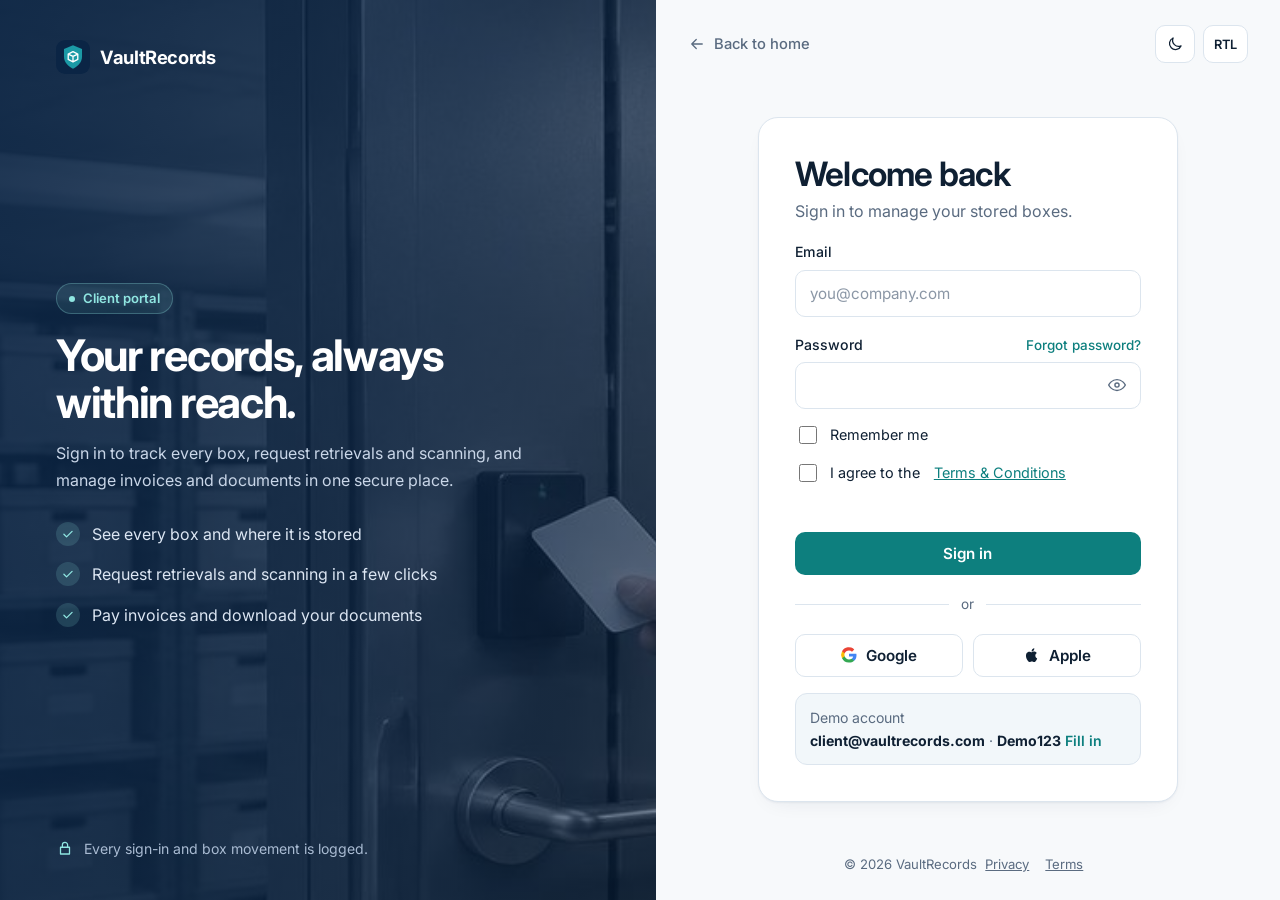
<file: scanning.html>
<!doctype html>
<html lang="en" dir="ltr">
  <head>
    <meta charset="utf-8" />
    <meta
      name="viewport"
      content="width=device-width, initial-scale=1, viewport-fit=cover"
    />
    <title>Scanning requests – VaultRecords</title>
    <meta
      name="description"
      content="Secure records storage, retrieval and digitization."
    />
    <link rel="icon" href="img/favicon.svg" type="image/svg+xml" />
    <link rel="icon" href="img/favicon.png" type="image/png" />
    <link rel="apple-touch-icon" href="img/apple-touch-icon.png" />
    <link rel="preconnect" href="https://fonts.googleapis.com" />
    <link
      href="https://fonts.googleapis.com/css2?family=Inter:wght@400;500;600;700&display=swap"
      rel="stylesheet"
    />
    <link rel="stylesheet" href="css/style.css" />
    <script src="js/theme.js"></script>
    <script src="js/main.js" defer></script>
    <script src="js/dashboard.js" defer></script>
  </head>
  <body data-page="scanning" data-protected>
    <div id="prog"></div>
    <svg width="0" height="0" style="position: absolute" aria-hidden="true">
      <defs>
        <symbol id="i-box" viewBox="0 0 24 24">
          <path
            d="M3 7.5 12 3l9 4.5v9L12 21l-9-4.5v-9Zm0 0 9 4.5 9-4.5M12 12v9"
          />
        </symbol>
        <symbol id="i-truck" viewBox="0 0 24 24">
          <path d="M2 6h11v9H2zM13 9h4l4 3v3h-8M6.5 18.5h.01M17.5 18.5h.01" />
        </symbol>
        <symbol id="i-scan" viewBox="0 0 24 24">
          <path
            d="M4 8V5a1 1 0 0 1 1-1h3M16 4h3a1 1 0 0 1 1 1v3M20 16v3a1 1 0 0 1-1 1h-3M8 20H5a1 1 0 0 1-1-1v-3M4 12h16"
          />
        </symbol>
        <symbol id="i-shield" viewBox="0 0 24 24">
          <path
            d="M12 3 4.5 6v5.5c0 4.5 3.2 8 7.5 9.5 4.3-1.5 7.5-5 7.5-9.5V6L12 3Zm-3 9 2.2 2.2L15.5 10"
          />
        </symbol>
        <symbol id="i-doc" viewBox="0 0 24 24">
          <path d="M7 3h7l4 4v14H7zM14 3v4h4M9.5 12h5M9.5 16h5" />
        </symbol>
        <symbol id="i-card" viewBox="0 0 24 24">
          <path d="M3 6h18v12H3zM3 10h18M7 15h3" />
        </symbol>
        <symbol id="i-cog" viewBox="0 0 24 24">
          <path
            d="M12 15a3 3 0 1 0 0-6 3 3 0 0 0 0 6ZM12 3v3M12 18v3M3 12h3M18 12h3M5.6 5.6l2.1 2.1M16.3 16.3l2.1 2.1M18.4 5.6l-2.1 2.1M7.7 16.3l-2.1 2.1"
          />
        </symbol>
        <symbol id="i-clock" viewBox="0 0 24 24">
          <path d="M12 21a9 9 0 1 0 0-18 9 9 0 0 0 0 18ZM12 7v5l3 2" />
        </symbol>
        <symbol id="i-lock" viewBox="0 0 24 24">
          <path d="M6 11h12v9H6zM8.5 11V8a3.5 3.5 0 0 1 7 0v3" />
        </symbol>
        <symbol id="i-eye" viewBox="0 0 24 24">
          <path
            d="M2 12s3.5-6.5 10-6.5S22 12 22 12s-3.5 6.5-10 6.5S2 12 2 12ZM12 14.5a2.5 2.5 0 1 0 0-5 2.5 2.5 0 0 0 0 5Z"
          />
        </symbol>
        <symbol id="i-fire" viewBox="0 0 24 24">
          <path
            d="M12 21c-3.9 0-6.5-2.6-6.5-6 0-3 2-4.6 3.5-7 .5 1.5 1.5 2.5 2.5 3 0-3 1-5 3-7 .5 3.5 4 5.5 4 10.5 0 3.4-2.6 6.5-6.5 6.5Z"
          />
        </symbol>
        <symbol id="i-temp" viewBox="0 0 24 24">
          <path d="M10 14V5a2 2 0 1 1 4 0v9a4 4 0 1 1-4 0Z" />
        </symbol>
        <symbol id="i-grid" viewBox="0 0 24 24">
          <path d="M4 4h7v7H4zM13 4h7v7h-7zM4 13h7v7H4zM13 13h7v7h-7z" />
        </symbol>
        <symbol id="i-arrow" viewBox="0 0 24 24">
          <path d="M5 12h14M13 6l6 6-6 6" />
        </symbol>
      </defs>
    </svg>
    <header class="hd">
      <div class="wrap">
        <a class="lg" href="dashboard.html"
          ><img
            src="img/logo-mark.svg"
            alt=""
            width="34"
            height="34"
          />VaultRecords</a
        >
        <div
          class="sp"
          style="
            margin-inline-start: auto;
            display: flex;
            gap: 8px;
            align-items: center;
          "
        >
          <span class="mu sm user-email"></span
          ><button class="ib" id="tTheme" aria-label="Toggle dark mode">
            Dark</button
          ><button class="ib" id="tDir" aria-label="Toggle text direction">
            RTL</button
          ><button
            class="btn ghost s"
            data-logout
            style="color: var(--ink); border-color: var(--line)"
          >
            Sign out
          </button>
        </div>
      </div>
    </header>
    <main>
      <div class="wrap">
        <div class="app">
          <aside class="side" aria-label="Client portal">
            <div class="ac"><b class="co-name"></b>Account VL-20418</div>
            <a href="dashboard.html">Dashboard</a
            ><a href="inventory.html">Inventory</a
            ><a href="retrieval.html"
              >Retrieval requests<span
                class="bd"
                data-badge="retrievals"
              ></span></a
            ><a href="scanning.html" class="on" aria-current="page"
              >Scanning requests<span class="bd" data-badge="scans"></span></a
            ><a href="billing.html">Billing</a
            ><a href="documents.html">Documents</a
            ><a href="settings.html">Settings</a>
          </aside>
          <div class="mainc">
            <div class="top">
              <div>
                <h2>Scanning requests</h2>
                <span class="mu sm">Turn paper into searchable files</span>
              </div>
              <div></div>
            </div>
            <div class="stats" id="rsum"></div>
            <div class="panel">
              <h3>New scanning request</h3>
              <form id="rf">
                <div class="fgrid">
                  <div>
                    <label for="bx">Box to scan</label
                    ><select id="bx" required></select>
                  </div>
                  <div>
                    <label for="sfm">Output format</label
                    ><select id="sfm">
                      <option>Searchable PDF</option>
                      <option>PDF, no OCR</option>
                      <option>TIFF archive</option>
                    </select>
                  </div>
                  <div>
                    <label for="spg">Estimated pages</label
                    ><input
                      id="spg"
                      type="number"
                      min="1"
                      value="1000"
                      required
                    />
                  </div>
                  <div>
                    <label for="stu">Turnaround</label
                    ><select id="stu">
                      <option>Standard (5–7 days)</option>
                      <option>Rush (2 days)</option>
                    </select>
                  </div>
                </div>
                <p style="margin: 20px 0 0">
                  <button class="btn">Request scanning</button>
                </p>
              </form>
            </div>
            <h3 style="margin: 32px 0 14px">Your requests</h3>
            <div class="tw">
              <table>
                <thead>
                  <tr>
                    <th>ID</th>
                    <th>Box</th>
                    <th>Format</th>
                    <th>Pages</th>
                    <th>Status</th>
                    <th>Actions</th>
                  </tr>
                </thead>
                <tbody id="rows"></tbody>
              </table>
            </div>
          </div>
        </div>
      </div>
    </main>
    <dialog id="dlg"></dialog>
    <div class="ft-s">
      © 2026 VaultRecords · <a href="about.html#privacy">Privacy</a> ·
      <a href="about.html#terms">Terms</a> · 1-800-555-0142
    </div>
  </body>
</html>
</file>
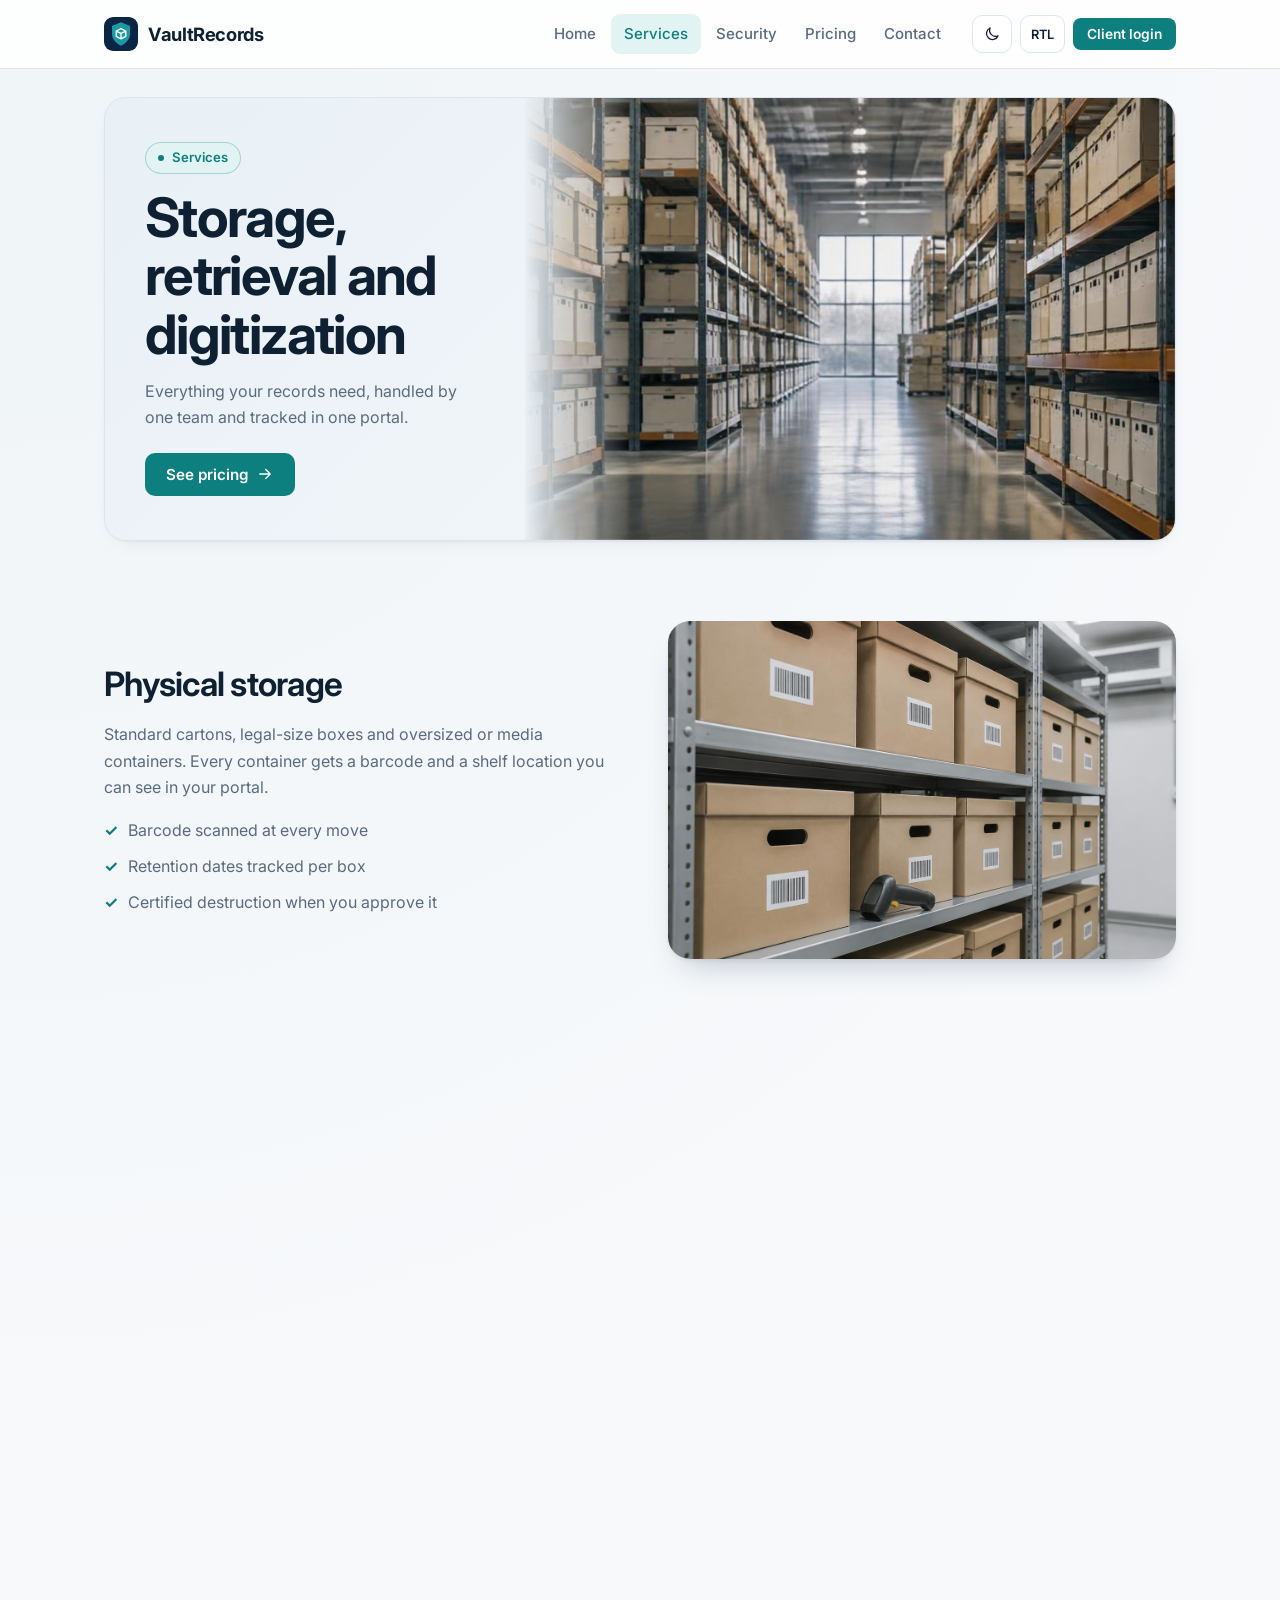
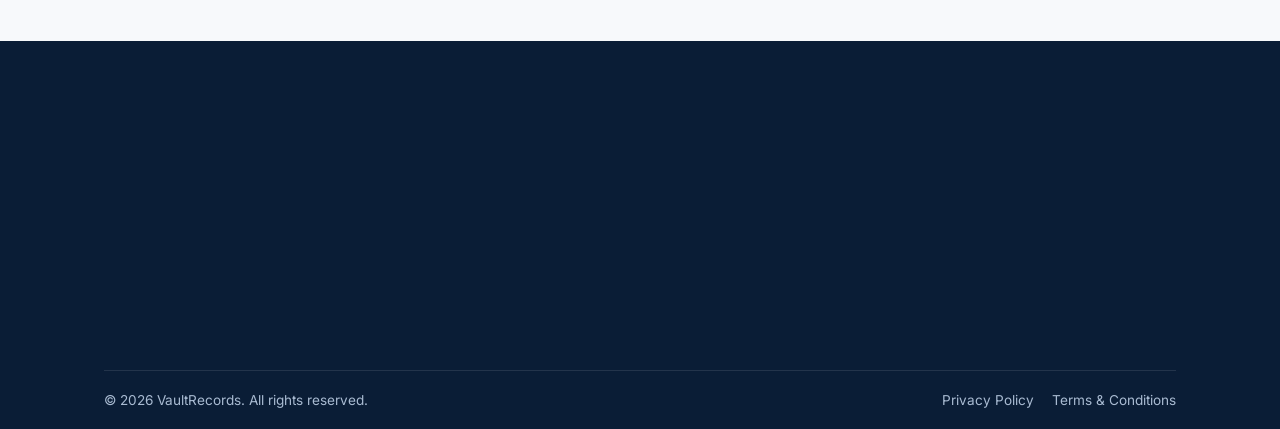
<file: services.html>
<!DOCTYPE html>
<html lang="en" dir="ltr">
<head>
<meta charset="utf-8">
<meta name="viewport" content="width=device-width, initial-scale=1, viewport-fit=cover">
<title>Services – VaultRecords</title>
<meta name="description" content="Secure records storage, retrieval and digitization.">
<link rel="icon" href="img/favicon.svg" type="image/svg+xml"><link rel="icon" href="img/favicon.png" type="image/png"><link rel="apple-touch-icon" href="img/apple-touch-icon.png">
<link rel="preconnect" href="https://fonts.googleapis.com"><link href="https://fonts.googleapis.com/css2?family=Inter:wght@400;500;600;700&display=swap" rel="stylesheet">
<link rel="stylesheet" href="css/style.css">
<script src="js/theme.js"></script>
<script src="js/main.js" defer></script>
<style>
/* Retrieval journey (move into css/style.css if preferred) */
.rj{padding:0;overflow:hidden}
.rj-l{list-style:none;margin:0;padding:30px 28px 28px;display:grid;grid-template-columns:repeat(4,1fr);gap:28px}
.rj-l li{position:relative}
.rj-l .n{width:44px;height:44px;border-radius:12px;display:grid;place-items:center;background:var(--soft);color:var(--acc);margin-bottom:18px;position:relative;z-index:1}
.rj-l li:not(:last-child)::after{content:"";position:absolute;top:21px;inset-inline-start:56px;inset-inline-end:-18px;border-top:2px dashed var(--line)}
.rj-l .loc{display:inline-block;font-size:.78rem;font-weight:600;color:var(--acc);background:var(--soft);padding:2px 10px;border-radius:99px;margin-bottom:10px}
.rj-l h3{margin:0 0 6px}.rj-l p{margin:0;color:var(--mute);font-size:.95rem}
.rj-f{display:flex;justify-content:space-between;align-items:center;gap:16px;flex-wrap:wrap;padding:16px 28px;background:var(--surf2);border-top:1px solid var(--line);font-size:.92rem;color:var(--mute)}
@media(max-width:900px){.rj-l{grid-template-columns:1fr 1fr;row-gap:32px}.rj-l li:nth-child(2)::after{display:none}}
@media(max-width:560px){.rj-l{grid-template-columns:1fr;gap:28px;padding:24px 20px}
.rj-l li{display:grid;grid-template-columns:44px 1fr;gap:16px}.rj-l .n{margin:0}
.rj-l li:not(:last-child)::after{top:52px;bottom:-24px;inset-inline-start:21px;inset-inline-end:auto;border-top:0;border-inline-start:2px dashed var(--line)}
.rj-f{padding:16px 20px}}
/* Retrieval journey: staged reveal (tiles, connectors and footer appear in sequence) */
.rj-l li:nth-child(1){--i:0}.rj-l li:nth-child(2){--i:1}.rj-l li:nth-child(3){--i:2}.rj-l li:nth-child(4){--i:3}
.js-rv .rj .rj-l li{opacity:0;translate:0 16px}
.js-rv .rj .rj-l .n{scale:.82}
.js-rv .rj .rj-l li:not(:last-child)::after{transform:scaleX(0);transform-origin:0 50%}
[dir=rtl] .js-rv .rj .rj-l li:not(:last-child)::after{transform-origin:100% 50%}
.js-rv .rj .rj-f{opacity:0}
.js-rv .rj.in .rj-l li{opacity:1;translate:none;transition:opacity .8s cubic-bezier(.16,1,.3,1) calc(250ms + var(--i)*160ms),translate .8s cubic-bezier(.16,1,.3,1) calc(250ms + var(--i)*160ms)}
.js-rv .rj.in .rj-l .n{scale:1;transition:scale .8s cubic-bezier(.16,1,.3,1) calc(250ms + var(--i)*160ms)}
.js-rv .rj.in .rj-l li:not(:last-child)::after{transform:none;transition:transform .7s cubic-bezier(.4,0,.2,1) calc(500ms + var(--i)*160ms)}
.js-rv .rj.in .rj-f{opacity:1;transition:opacity .8s ease 1000ms}
@media(max-width:560px){.js-rv .rj .rj-l li:not(:last-child)::after{transform:scaleY(0);transform-origin:50% 0}}
</style>
</head>
<body data-page="services">
<div id="prog"></div>
<svg width="0" height="0" style="position:absolute" aria-hidden="true"><defs>
<symbol id="i-box" viewBox="0 0 24 24"><path d="M3 7.5 12 3l9 4.5v9L12 21l-9-4.5v-9Zm0 0 9 4.5 9-4.5M12 12v9"/></symbol>
<symbol id="i-truck" viewBox="0 0 24 24"><path d="M2 6h11v9H2zM13 9h4l4 3v3h-8M6.5 18.5h.01M17.5 18.5h.01"/></symbol>
<symbol id="i-scan" viewBox="0 0 24 24"><path d="M4 8V5a1 1 0 0 1 1-1h3M16 4h3a1 1 0 0 1 1 1v3M20 16v3a1 1 0 0 1-1 1h-3M8 20H5a1 1 0 0 1-1-1v-3M4 12h16"/></symbol>
<symbol id="i-shield" viewBox="0 0 24 24"><path d="M12 3 4.5 6v5.5c0 4.5 3.2 8 7.5 9.5 4.3-1.5 7.5-5 7.5-9.5V6L12 3Zm-3 9 2.2 2.2L15.5 10"/></symbol>
<symbol id="i-doc" viewBox="0 0 24 24"><path d="M7 3h7l4 4v14H7zM14 3v4h4M9.5 12h5M9.5 16h5"/></symbol>
<symbol id="i-card" viewBox="0 0 24 24"><path d="M3 6h18v12H3zM3 10h18M7 15h3"/></symbol>
<symbol id="i-cog" viewBox="0 0 24 24"><path d="M12 15a3 3 0 1 0 0-6 3 3 0 0 0 0 6ZM12 3v3M12 18v3M3 12h3M18 12h3M5.6 5.6l2.1 2.1M16.3 16.3l2.1 2.1M18.4 5.6l-2.1 2.1M7.7 16.3l-2.1 2.1"/></symbol>
<symbol id="i-clock" viewBox="0 0 24 24"><path d="M12 21a9 9 0 1 0 0-18 9 9 0 0 0 0 18ZM12 7v5l3 2"/></symbol>
<symbol id="i-lock" viewBox="0 0 24 24"><path d="M6 11h12v9H6zM8.5 11V8a3.5 3.5 0 0 1 7 0v3"/></symbol>
<symbol id="i-eye" viewBox="0 0 24 24"><path d="M2 12s3.5-6.5 10-6.5S22 12 22 12s-3.5 6.5-10 6.5S2 12 2 12ZM12 14.5a2.5 2.5 0 1 0 0-5 2.5 2.5 0 0 0 0 5Z"/></symbol>
<symbol id="i-fire" viewBox="0 0 24 24"><path d="M12 21c-3.9 0-6.5-2.6-6.5-6 0-3 2-4.6 3.5-7 .5 1.5 1.5 2.5 2.5 3 0-3 1-5 3-7 .5 3.5 4 5.5 4 10.5 0 3.4-2.6 6.5-6.5 6.5Z"/></symbol>
<symbol id="i-temp" viewBox="0 0 24 24"><path d="M10 14V5a2 2 0 1 1 4 0v9a4 4 0 1 1-4 0Z"/></symbol>
<symbol id="i-grid" viewBox="0 0 24 24"><path d="M4 4h7v7H4zM13 4h7v7h-7zM4 13h7v7H4zM13 13h7v7h-7z"/></symbol><symbol id="i-arrow" viewBox="0 0 24 24"><path d="M5 12h14M13 6l6 6-6 6"/></symbol></defs></svg>
<header class="hd"><div class="wrap">
<a class="lg" href="index.html"><img src="img/logo-mark.svg" alt="" width="34" height="34">VaultRecords</a>
<nav class="nv" aria-label="Main"><a href="index.html">Home</a><a href="services.html" class=on>Services</a><a href="about.html">Security</a><a href="pricing.html">Pricing</a><a href="contact.html">Contact</a></nav>
<div class="sp" style="display:flex;gap:8px;align-items:center"><button class="ib" id="tTheme" aria-label="Toggle dark mode">Dark</button><button class="ib" id="tDir" aria-label="Toggle text direction">RTL</button><a class="btn s" id="navLogin" href="login.html">Client login</a></div>
</div></header>
<main>
<section class="bn "><div class="wrap"><div class="bn-in"><div class="bn-tx"><span class="tag">Services</span><h1>Storage, retrieval and digitization</h1><p>Everything your records need, handled by one team and tracked in one portal.</p><div class="row"><a class="btn" href="pricing.html">See pricing<svg class="ic arr" aria-hidden="true"><use href="#i-arrow"/></svg></a></div></div><div class="bn-im"><img src="img/banner-services.jpg" alt="Long aisles of archive boxes on tall shelving" style="object-position:50% 50%"></div></div></div></section>
<section class="sec"><div class="wrap">
<div class="fr"><div><h2>Physical storage</h2><p class="mu">Standard cartons, legal-size boxes and oversized or media containers. Every container gets a barcode and a shelf location you can see in your portal.</p><ul class="ck"><li>Barcode scanned at every move</li><li>Retention dates tracked per box</li><li>Certified destruction when you approve it</li></ul></div><div class="fi"><img src="img/figure-services-storage.jpg" alt="Barcoded archive boxes on metal shelving with a hand scanner"></div></div>
<div class="fr"><div class="fi"><img src="img/banner-retrieval.jpg" style="object-position:38% 50%" alt="Staff member lifting an archive box from a shelf"></div><div><h2>Retrieval and delivery</h2><p class="mu">Order a full box or a single file from your portal. Choose next-day delivery, same-day rush, or a visit to our reading room.</p><ul class="ck"><li>Track every request from pending to delivered</li><li>Sealed courier delivery, signed for by your contact</li><li>Return pickups scanned straight back into storage</li></ul></div></div>
<div class="fr"><div><h2>Digitization</h2><p class="mu">Document prep, scanning, indexing and OCR, including bound volumes. Receive files by secure download and choose to keep, return or shred the originals.</p><ul class="ck"><li>Searchable PDF, plain PDF or TIFF archive</li><li>Standard and rush turnaround</li><li>Files stored in your portal Documents page</li></ul></div><div class="fi"><img src="img/figure-services-scanning.jpg" alt="Operator scanning a bound book on an overhead book scanner"></div></div>
</div></section>
<section class="sec alt"><div class="wrap"><div class="sh"><h2>How a retrieval works</h2><p class="mu">Four steps from a click in your portal to the box in your hands, and back again.</p></div>
<div class="panel rj"><ol class="rj-l"><li><span class="n"><svg class="ic" aria-hidden="true"><use href="#i-doc"/></svg></span><div><span class="loc">In your portal</span><h3>Request</h3><p>Pick a box and choose a delivery option.</p></div></li><li><span class="n"><svg class="ic" aria-hidden="true"><use href="#i-scan"/></svg></span><div><span class="loc">At our facility</span><h3>Pull</h3><p>Our team scans the box out of its shelf location.</p></div></li><li><span class="n"><svg class="ic" aria-hidden="true"><use href="#i-truck"/></svg></span><div><span class="loc">To your door</span><h3>Deliver</h3><p>Sealed courier delivery, signed for by your named contact.</p></div></li><li><span class="n"><svg class="ic" aria-hidden="true"><use href="#i-box"/></svg></span><div><span class="loc">Back on the shelf</span><h3>Return</h3><p>Request a pickup and the box is scanned back into storage.</p></div></li></ol><div class="rj-f"><span>Next-day delivery is included. Rush same-day delivery is $18 extra.</span><a class="btn s" href="login.html">Request a retrieval<svg class="ic arr" aria-hidden="true"><use href="#i-arrow"/></svg></a></div></div></div></section>
<section class="sec"><div class="wrap"><div class="sh"><h2>More ways we help</h2><p class="mu">Add-on services that round out your records program.</p></div><div class="cards"><div class="card h"><div class="ch"><svg class="ic" aria-hidden="true"><use href="#i-shield"/></svg></div><h3>Certified destruction</h3><p>Boxes reaching their retention date are listed for your approval, then shredded with a certificate.</p></div><div class="card h"><div class="ch"><svg class="ic" aria-hidden="true"><use href="#i-truck"/></svg></div><h3>Pickup and transport</h3><p>Sealed, tracked transfers of new boxes from your office to our facility.</p></div><div class="card h"><div class="ch"><svg class="ic" aria-hidden="true"><use href="#i-doc"/></svg></div><h3>Indexing and search</h3><p>Index fields added during scanning so files are easy to find later.</p></div><div class="card h"><div class="ch"><svg class="ic" aria-hidden="true"><use href="#i-eye"/></svg></div><h3>Reading room access</h3><p>Review boxes on site in a supervised room instead of having them delivered.</p></div></div></div></section>
<section class="sec" style="padding-bottom:0"><div class="wrap"><div class="cta"><div><h2>Need help choosing a service?</h2><p>Our team will recommend the right mix for your records.</p></div><div class="row"><a class="btn" href="contact.html">Get a quote<svg class="ic arr" aria-hidden="true"><use href="#i-arrow"/></svg></a><a class="btn ghost" href="pricing.html">See pricing<svg class="ic arr" aria-hidden="true"><use href="#i-arrow"/></svg></a></div></div></div></section>
</main>
<footer class="ft"><div class="wrap">
<div class="ft-g">
<div><a class="lg" href="index.html"><img src="img/logo-mark.svg" alt="" width="32" height="32">VaultRecords</a><p>Secure records storage, retrieval and digitization for organizations that need dependable information management.</p></div>
<div><h4>Company</h4><ul><li><a href="about.html">About</a></li><li><a href="about.html#security">Security</a></li><li><a href="services.html">Services</a></li><li><a href="pricing.html">Pricing</a></li><li><a href="contact.html">Contact</a></li></ul></div>
<div><h4>Client Portal</h4><ul><li><a href="dashboard.html">Dashboard</a></li><li><a href="inventory.html">Inventory</a></li><li><a href="retrieval.html">Retrieval Requests</a></li><li><a href="scanning.html">Scanning Requests</a></li><li><a href="billing.html">Billing</a></li><li><a href="documents.html">Documents</a></li></ul></div>
<div><h4>Contact</h4><ul><li><a href="tel:18005550142">1-800-555-0142</a></li><li><a href="mailto:records@vaultrecords.example">records@vaultrecords.example</a></li><li>Mon–Fri, 8:00 to 18:00</li></ul></div>
</div>
<div class="ft-b"><span>© 2026 VaultRecords. All rights reserved.</span><span><a href="about.html#privacy">Privacy Policy</a><a href="about.html#terms">Terms &amp; Conditions</a></span></div>
</div></footer>
</body>
</html>
</file>
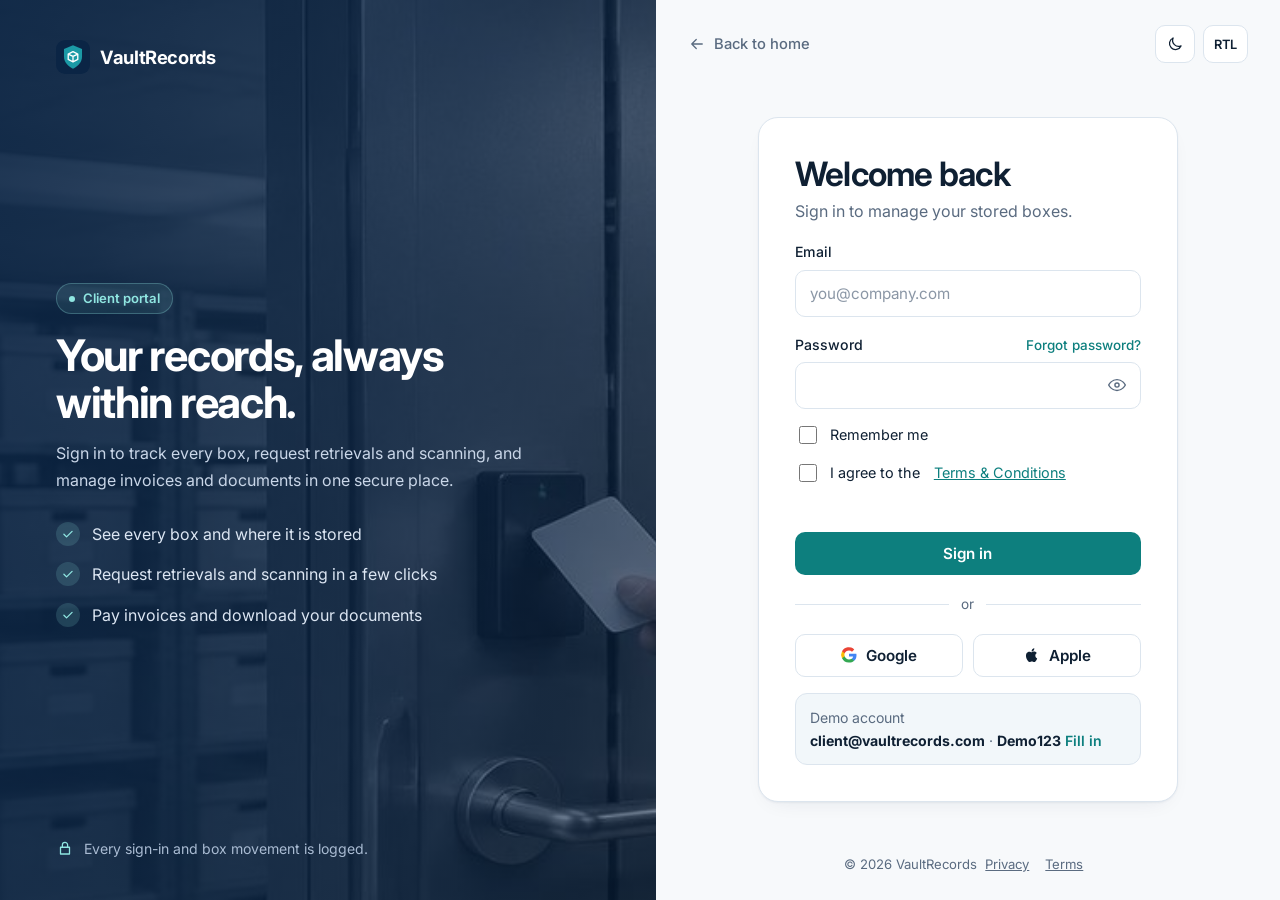
<file: settings.html>
<!DOCTYPE html>
<html lang="en" dir="ltr">
<head>
<meta charset="utf-8">
<meta name="viewport" content="width=device-width, initial-scale=1, viewport-fit=cover">
<title>Settings – VaultRecords</title>
<meta name="description" content="Secure records storage, retrieval and digitization.">
<link rel="icon" href="img/favicon.svg" type="image/svg+xml"><link rel="icon" href="img/favicon.png" type="image/png"><link rel="apple-touch-icon" href="img/apple-touch-icon.png">
<link rel="preconnect" href="https://fonts.googleapis.com"><link href="https://fonts.googleapis.com/css2?family=Inter:wght@400;500;600;700&display=swap" rel="stylesheet">
<link rel="stylesheet" href="css/style.css">
<script src="js/theme.js"></script>
<script src="js/main.js" defer></script><script src="js/dashboard.js" defer></script>
</head>
<body data-page="settings" data-protected>
<div id="prog"></div>
<svg width="0" height="0" style="position:absolute" aria-hidden="true"><defs>
<symbol id="i-box" viewBox="0 0 24 24"><path d="M3 7.5 12 3l9 4.5v9L12 21l-9-4.5v-9Zm0 0 9 4.5 9-4.5M12 12v9"/></symbol>
<symbol id="i-truck" viewBox="0 0 24 24"><path d="M2 6h11v9H2zM13 9h4l4 3v3h-8M6.5 18.5h.01M17.5 18.5h.01"/></symbol>
<symbol id="i-scan" viewBox="0 0 24 24"><path d="M4 8V5a1 1 0 0 1 1-1h3M16 4h3a1 1 0 0 1 1 1v3M20 16v3a1 1 0 0 1-1 1h-3M8 20H5a1 1 0 0 1-1-1v-3M4 12h16"/></symbol>
<symbol id="i-shield" viewBox="0 0 24 24"><path d="M12 3 4.5 6v5.5c0 4.5 3.2 8 7.5 9.5 4.3-1.5 7.5-5 7.5-9.5V6L12 3Zm-3 9 2.2 2.2L15.5 10"/></symbol>
<symbol id="i-doc" viewBox="0 0 24 24"><path d="M7 3h7l4 4v14H7zM14 3v4h4M9.5 12h5M9.5 16h5"/></symbol>
<symbol id="i-card" viewBox="0 0 24 24"><path d="M3 6h18v12H3zM3 10h18M7 15h3"/></symbol>
<symbol id="i-cog" viewBox="0 0 24 24"><path d="M12 15a3 3 0 1 0 0-6 3 3 0 0 0 0 6ZM12 3v3M12 18v3M3 12h3M18 12h3M5.6 5.6l2.1 2.1M16.3 16.3l2.1 2.1M18.4 5.6l-2.1 2.1M7.7 16.3l-2.1 2.1"/></symbol>
<symbol id="i-clock" viewBox="0 0 24 24"><path d="M12 21a9 9 0 1 0 0-18 9 9 0 0 0 0 18ZM12 7v5l3 2"/></symbol>
<symbol id="i-lock" viewBox="0 0 24 24"><path d="M6 11h12v9H6zM8.5 11V8a3.5 3.5 0 0 1 7 0v3"/></symbol>
<symbol id="i-eye" viewBox="0 0 24 24"><path d="M2 12s3.5-6.5 10-6.5S22 12 22 12s-3.5 6.5-10 6.5S2 12 2 12ZM12 14.5a2.5 2.5 0 1 0 0-5 2.5 2.5 0 0 0 0 5Z"/></symbol>
<symbol id="i-fire" viewBox="0 0 24 24"><path d="M12 21c-3.9 0-6.5-2.6-6.5-6 0-3 2-4.6 3.5-7 .5 1.5 1.5 2.5 2.5 3 0-3 1-5 3-7 .5 3.5 4 5.5 4 10.5 0 3.4-2.6 6.5-6.5 6.5Z"/></symbol>
<symbol id="i-temp" viewBox="0 0 24 24"><path d="M10 14V5a2 2 0 1 1 4 0v9a4 4 0 1 1-4 0Z"/></symbol>
<symbol id="i-grid" viewBox="0 0 24 24"><path d="M4 4h7v7H4zM13 4h7v7h-7zM4 13h7v7H4zM13 13h7v7h-7z"/></symbol><symbol id="i-arrow" viewBox="0 0 24 24"><path d="M5 12h14M13 6l6 6-6 6"/></symbol></defs></svg>
<header class="hd"><div class="wrap">
<a class="lg" href="dashboard.html"><img src="img/logo-mark.svg" alt="" width="34" height="34">VaultRecords</a>
<div class="sp" style="margin-inline-start:auto;display:flex;gap:8px;align-items:center"><span class="mu sm user-email"></span><button class="ib" id="tTheme" aria-label="Toggle dark mode">Dark</button><button class="ib" id="tDir" aria-label="Toggle text direction">RTL</button><button class="btn ghost s" data-logout style="color:var(--ink);border-color:var(--line)">Sign out</button></div>
</div></header>
<main><div class="wrap"><div class="app"><aside class="side" aria-label="Client portal"><div class="ac"><b class="co-name"></b>Account VL-20418</div><a href="dashboard.html">Dashboard</a><a href="inventory.html">Inventory</a><a href="retrieval.html">Retrieval requests<span class="bd" data-badge="retrievals"></span></a><a href="scanning.html">Scanning requests<span class="bd" data-badge="scans"></span></a><a href="billing.html">Billing</a><a href="documents.html">Documents</a><a href="settings.html" class=on aria-current=page>Settings</a></aside>
<div class="mainc"><div class="top"><div><h2>Settings</h2><span class="mu sm">Company profile, notifications and security</span></div><div></div></div>
<div class="two"><form class="panel" id="sf"><h3>Company and contact</h3><label for="sc">Company name</label><input id="sc" required><label for="sn">Primary contact</label><input id="sn" required><label for="se">Email</label><input id="se" type="email" required><label for="sp">Phone</label><input id="sp" type="tel"><label for="sa">Address</label><input id="sa">
<h3 style="margin-top:28px">Notifications</h3><label class="sw" for="n1">Email me about request updates<input type="checkbox" id="n1"></label><label class="sw" for="n2">Text me about rush deliveries<input type="checkbox" id="n2"></label><label class="sw" for="n3">Send a weekly summary<input type="checkbox" id="n3"></label>
<p style="margin:22px 0 0"><button class="btn">Save changes</button></p></form>
<div class="panel"><h3>Security</h3><label class="sw" for="tfa">Two-factor authentication<input type="checkbox" id="tfa"></label><p class="mu sm" style="margin:12px 0 0">Demo setting: it is saved but no code is requested at sign-in.</p></div></div></div></div></div></main>
<dialog id="dlg"></dialog>
<div class="ft-s">© 2026 VaultRecords · <a href="about.html#privacy">Privacy</a> · <a href="about.html#terms">Terms</a> · 1-800-555-0142</div>
</body>
</html>
</file>
<file: css/style.css>
/* VaultRecords design system */
:root {
  --navy: #0b2545;
  --navy2: #143b66;
  --ink: #0f2033;
  --mute: #5a6b80;
  --acc: #0d7f7e;
  --btn: #0d7f7e;
  --btnT: #fff;
  --bg1: #f7f9fb;
  --bg2: #e9f1f5;
  --surf: #fff;
  --surf2: #f2f7fa;
  --line: #dce5ee;
  --soft: #e1f3f2;
  --ok: #0a7a55;
  --okb: #ddf3ea;
  --wn: #8a5a00;
  --wnb: #fcf0d2;
  --in: #1d5fa8;
  --inb: #e1ecf8;
  --sh:
    0 1px 2px rgba(11, 37, 69, 0.05), 0 8px 24px -14px rgba(11, 37, 69, 0.14);
  --shH:
    0 2px 4px rgba(11, 37, 69, 0.06), 0 18px 34px -16px rgba(11, 37, 69, 0.28);
  --hd: rgba(255, 255, 255, 0.86);
  --r: 16px;
  padding-top: env(safe-area-inset-top, 0px);
  padding-bottom: env(safe-area-inset-bottom, 0px);
  box-sizing: border-box;
}
html[data-theme="dark"] {
  --ink: #e8eff7;
  --mute: #9aabc2;
  --acc: #4fd1cb;
  --btn: #2cc2bc;
  --btnT: #04222a;
  --bg1: #09131f;
  --bg2: #0d1b2e;
  --surf: #12233b;
  --surf2: #0f1f35;
  --line: #223752;
  --soft: #0f3b3f;
  --ok: #5adca9;
  --okb: #0f3a2e;
  --wn: #f0cf7a;
  --wnb: #3a3115;
  --in: #8dbdf2;
  --inb: #17304f;
  --sh: 0 1px 2px rgba(0, 0, 0, 0.3), 0 8px 24px -14px rgba(0, 0, 0, 0.5);
  --shH: 0 2px 4px rgba(0, 0, 0, 0.35), 0 18px 34px -16px rgba(0, 0, 0, 0.6);
  --hd: rgba(9, 19, 31, 0.86);
}
html {
  scroll-padding-top: calc(env(safe-area-inset-top, 0px) + 80px);
}
* {
  box-sizing: border-box;
}
body {
  margin: 0;
  font:
    16px/1.65 Inter,
    "Segoe UI",
    system-ui,
    sans-serif;
  color: var(--ink);
  -webkit-font-smoothing: antialiased;
}
h1,
h2,
h3 {
  margin: 0 0 0.5em;
  letter-spacing: -0.022em;
  color: var(--ink);
}
h1 {
  font-size: clamp(2.1rem, 4.4vw, 3.4rem);
  line-height: 1.08;
  font-weight: 700;
  letter-spacing: -0.03em;
}
h2 {
  font-size: clamp(1.5rem, 2.8vw, 2.1rem);
  line-height: 1.2;
  font-weight: 650;
}
h3 {
  font-size: 1.1rem;
  line-height: 1.35;
  font-weight: 600;
  letter-spacing: -0.01em;
}
p {
  margin: 0 0 1em;
}
.mu {
  color: var(--mute);
}
.sm {
  font-size: 0.9rem;
}
a {
  color: inherit;
}
:focus-visible {
  outline: 3px solid var(--acc);
  outline-offset: 2px;
}
.wrap {
  max-width: 1120px;
  margin: 0 auto;
  padding: 0 24px;
}
#prog {
  position: fixed;
  top: 0;
  inset-inline-start: 0;
  height: 3px;
  width: 0;
  background: linear-gradient(90deg, #14a5a1, #4fd1cb);
  z-index: 50;
}
.hd {
  position: sticky;
  top: env(safe-area-inset-top, 0px);
  z-index: 20;
  background: var(--hd);
  -webkit-backdrop-filter: blur(14px);
  backdrop-filter: blur(14px);
  border-bottom: 1px solid var(--line);
}
.hd .wrap {
  display: flex;
  align-items: center;
  gap: 18px;
  min-height: 68px;
}
.lg {
  display: flex;
  align-items: center;
  gap: 10px;
  font-weight: 700;
  font-size: 1.15rem;
  letter-spacing: -0.02em;
  text-decoration: none;
}
.lg img {
  width: 34px;
  height: 34px;
  border-radius: 9px;
}
.nv {
  display: flex;
  gap: 2px;
  margin-inline-start: auto;
}
.nv a {
  padding: 8px 13px;
  border-radius: 9px;
  text-decoration: none;
  font-weight: 500;
  font-size: 0.94rem;
  color: var(--mute);
  transition: 0.15s;
}
.nv a:hover {
  color: var(--ink);
  background: var(--surf2);
}
.nv a.on {
  color: var(--acc);
  background: var(--soft);
}
.ib {
  height: 38px;
  min-width: 38px;
  padding: 0 10px;
  border: 1px solid var(--line);
  background: var(--surf);
  color: var(--ink);
  border-radius: 10px;
  cursor: pointer;
  font:
    600 0.8rem Inter,
    sans-serif;
}
.ib:hover {
  border-color: var(--acc);
}
.ic {
  width: 20px;
  height: 20px;
  fill: none;
  stroke: currentColor;
  stroke-width: 1.7;
  stroke-linecap: round;
  stroke-linejoin: round;
  flex: none;
}
.btn {
  display: inline-flex;
  align-items: center;
  gap: 8px;
  background: var(--btn);
  color: var(--btnT);
  border: 1.5px solid transparent;
  border-radius: 10px;
  padding: 11px 20px;
  font:
    600 0.95rem Inter,
    sans-serif;
  cursor: pointer;
  text-decoration: none;
  transition:
    transform 0.15s,
    box-shadow 0.15s,
    filter 0.15s;
}
.btn:hover {
  transform: translateY(-1px);
  box-shadow: 0 8px 18px -8px rgba(13, 127, 126, 0.55);
  filter: brightness(1.05);
}
.btn:active {
  transform: none;
  box-shadow: none;
}
.btn.ghost {
  background: transparent;
  color: inherit;
  border-color: currentColor;
  opacity: 0.92;
}
.btn.ghost:hover {
  background: rgba(127, 150, 170, 0.12);
  box-shadow: none;
}
.btn.s {
  padding: 7px 13px;
  font-size: 0.86rem;
  border-radius: 8px;
}
.row {
  display: flex;
  gap: 12px;
  flex-wrap: wrap;
  margin-top: 8px;
}
.bn {
  padding: 28px 0 8px;
}
.bn-in {
  display: grid;
  grid-template-columns: minmax(0, 1fr) minmax(0, 1.55fr);
  border-radius: 22px;
  overflow: hidden;
  background: linear-gradient(135deg, var(--navy), var(--navy2));
  color: #fff;
  box-shadow: var(--shH);
  min-height: 340px;
  animation: rise 0.6s ease both;
}
.bn-tx {
  padding: 44px 40px;
  display: flex;
  flex-direction: column;
  justify-content: center;
  align-items: flex-start;
  gap: 14px;
  position: relative;
  z-index: 1;
}
.bn-tx h1,
.bn-tx h2 {
  color: #fff;
  margin: 0;
}
.bn-tx p {
  margin: 0;
  color: #bfd0e4;
  max-width: 44ch;
}
.bn-tx .btn.ghost {
  color: #fff;
}
.tag {
  display: inline-flex;
  align-items: center;
  gap: 8px;
  font-size: 0.82rem;
  font-weight: 600;
  color: #8fe6e1;
  background: rgba(143, 230, 225, 0.1);
  border: 1px solid rgba(143, 230, 225, 0.28);
  padding: 4px 12px;
  border-radius: 99px;
}
.tag::before {
  content: "";
  width: 6px;
  height: 6px;
  border-radius: 50%;
  background: #8fe6e1;
}
.bn-im {
  position: relative;
  min-height: 240px;
}
.bn-im img {
  position: absolute;
  inset: 0;
  width: 100%;
  height: 100%;
  object-fit: cover;
  animation: reveal 1.1s ease both;
}
.bn-im::after {
  content: "";
  position: absolute;
  inset: 0 auto 0 0;
  width: 16%;
  background: linear-gradient(90deg, #103157, transparent);
}
[dir="rtl"] .bn-im::after {
  inset: 0 0 0 auto;
  background: linear-gradient(270deg, #103157, transparent);
}
.bn.hero .bn-in {
  min-height: 440px;
}
.bn.hero .bn-tx {
  padding: 56px 44px;
  gap: 18px;
}
.bn.hero p {
  font-size: 1.1rem;
}
.fl {
  position: absolute;
  bottom: 20px;
  inset-inline-start: 20px;
  z-index: 2;
  background: var(--surf);
  color: var(--ink);
  border-radius: 14px;
  padding: 12px 16px;
  box-shadow: var(--shH);
  display: flex;
  gap: 12px;
  align-items: center;
  font-size: 0.9rem;
  max-width: 260px;
  line-height: 1.35;
}
.fl .ch {
  background: var(--soft);
  color: var(--acc);
}
.bn.mini {
  padding: 0 0 20px;
}
.mini .bn-in {
  min-height: 150px;
  grid-template-columns: 1fr 1fr;
  box-shadow: var(--sh);
}
.mini .bn-tx {
  padding: 20px 26px;
  gap: 6px;
}
.mini h2 {
  font-size: 1.35rem;
}
.mini .bn-tx p {
  font-size: 0.92rem;
}
.mini .bn-im {
  min-height: 150px;
}
.sec {
  padding: 72px 0;
}
.sec.alt {
  background: linear-gradient(
    180deg,
    rgba(255, 255, 255, 0.55),
    rgba(233, 241, 245, 0.5)
  );
  border-block: 1px solid var(--line);
}
html[data-theme="dark"] .sec.alt {
  background: rgba(18, 35, 59, 0.45);
}
.sh {
  max-width: 620px;
  margin-bottom: 32px;
}
.cards {
  display: grid;
  grid-template-columns: repeat(auto-fit, minmax(250px, 1fr));
  gap: 20px;
}
.card {
  background: var(--surf);
  border: 1px solid var(--line);
  border-radius: var(--r);
  padding: 26px;
  box-shadow: var(--sh);
  transition:
    transform 0.18s,
    box-shadow 0.18s,
    border-color 0.18s;
}
.card.h:hover {
  transform: translateY(-3px);
  box-shadow: var(--shH);
  border-color: color-mix(in srgb, var(--acc) 40%, var(--line));
}
.card p {
  color: var(--mute);
  margin: 0;
}
.card h3 {
  margin-top: 14px;
}
.ch {
  width: 42px;
  height: 42px;
  border-radius: 12px;
  background: var(--soft);
  color: var(--acc);
  display: grid;
  place-items: center;
  flex: none;
}
.fx {
  display: grid;
  grid-template-columns: repeat(auto-fit, minmax(210px, 1fr));
  margin-top: -30px;
  position: relative;
  z-index: 2;
  background: var(--surf);
  border: 1px solid var(--line);
  border-radius: var(--r);
  box-shadow: var(--shH);
}
.fx div {
  padding: 22px 24px;
  border-inline-end: 1px solid var(--line);
}
.fx div:last-child {
  border: 0;
}
.fx b {
  display: block;
  font-weight: 600;
  margin-bottom: 2px;
}
.fx span {
  color: var(--mute);
  font-size: 0.9rem;
  line-height: 1.45;
  display: block;
}
.fr {
  display: grid;
  grid-template-columns: 1fr 1fr;
  gap: 56px;
  align-items: center;
  margin-bottom: 64px;
}
.fr:last-child {
  margin-bottom: 0;
}
.fr.rev .fi {
  order: 2;
}
.fi img {
  width: 100%;
  aspect-ratio: 3/2;
  object-fit: cover;
  border-radius: 22px;
  box-shadow: var(--shH);
  display: block;
}
.ck {
  list-style: none;
  padding: 0;
  margin: 16px 0 0;
  display: grid;
  gap: 10px;
}
.ck li {
  display: flex;
  gap: 10px;
  color: var(--mute);
}
.ck li::before {
  content: "✓";
  color: var(--acc);
  font-weight: 700;
}
.steps {
  display: grid;
  grid-template-columns: repeat(auto-fit, minmax(200px, 1fr));
  gap: 16px;
  counter-reset: s;
}
.steps .card {
  counter-increment: s;
  padding: 22px;
}
.steps .card::before {
  content: counter(s);
  display: grid;
  place-items: center;
  width: 30px;
  height: 30px;
  border-radius: 50%;
  background: var(--navy);
  color: #fff;
  font-weight: 600;
  font-size: 0.85rem;
  margin-bottom: 12px;
}
.price {
  display: grid;
  grid-template-columns: repeat(auto-fit, minmax(260px, 1fr));
  gap: 20px;
  align-items: stretch;
}
.big {
  font-size: 2.5rem;
  font-weight: 700;
  letter-spacing: -0.03em;
  line-height: 1.1;
  margin-top: 10px;
}
.card.f {
  border: 2px solid var(--acc);
  position: relative;
}
.card.f::after {
  content: "Most requested";
  position: absolute;
  top: -12px;
  inset-inline-end: 20px;
  background: var(--btn);
  color: var(--btnT);
  font-size: 0.78rem;
  font-weight: 600;
  padding: 3px 12px;
  border-radius: 99px;
}
.cta {
  background: linear-gradient(135deg, var(--navy), var(--navy2));
  color: #fff;
  border-radius: 22px;
  padding: 44px;
  display: flex;
  justify-content: space-between;
  align-items: center;
  gap: 24px;
  flex-wrap: wrap;
  box-shadow: var(--shH);
}
.cta h2 {
  color: #fff;
  margin: 0 0 6px;
}
.cta p {
  margin: 0;
  color: #bfd0e4;
}
.cta .btn.ghost {
  color: #fff;
}

.fm {
  max-width: 430px;
  margin: 56px auto;
}
.fm.w {
  max-width: none;
  margin: 0;
}
label {
  display: block;
  font-weight: 500;
  font-size: 0.88rem;
  margin: 16px 0 6px;
}
input,
select,
textarea {
  width: 100%;
  min-height: 44px;
  padding: 10px 14px;
  border: 1px solid var(--line);
  border-radius: 10px;
  font: inherit;
  font-size: 0.95rem;
  background: var(--surf);
  color: var(--ink);
  transition:
    border-color 0.15s,
    box-shadow 0.15s;
}
textarea {
  min-height: 110px;
  resize: vertical;
}
input::placeholder,
textarea::placeholder {
  color: var(--mute);
  opacity: 0.7;
}
input:focus,
select:focus,
textarea:focus {
  outline: 0;
  border-color: var(--acc);
  box-shadow: 0 0 0 4px color-mix(in srgb, var(--acc) 18%, transparent);
}
input:user-invalid {
  border-color: #c0392b;
  box-shadow: 0 0 0 4px rgba(192, 57, 43, 0.12);
}
.two {
  display: grid;
  grid-template-columns: 1fr 1fr;
  gap: 24px;
  align-items: start;
}
.app {
  display: grid;
  grid-template-columns: 236px minmax(0, 1fr);
  gap: 28px;
  padding: 32px 0 8px;
  align-items: start;
}
.side {
  position: sticky;
  top: 90px;
  background: var(--surf);
  border: 1px solid var(--line);
  border-radius: var(--r);
  padding: 10px;
  box-shadow: var(--sh);
}
.side .ac {
  padding: 10px 12px 14px;
  border-bottom: 1px solid var(--line);
  margin-bottom: 8px;
  font-size: 0.85rem;
  color: var(--mute);
  line-height: 1.4;
}
.side .ac b {
  display: block;
  color: var(--ink);
  font-size: 0.95rem;
}
.side a {
  display: flex;
  align-items: center;
  gap: 11px;
  width: 100%;
  padding: 10px 12px;
  border: 0;
  background: none;
  border-radius: 10px;
  font:
    500 0.93rem Inter,
    sans-serif;
  color: var(--mute);
  cursor: pointer;
  text-align: start;
  transition: 0.15s;
}
.side a:hover {
  background: var(--surf2);
  color: var(--ink);
}
.side a.on {
  background: var(--soft);
  color: var(--acc);
  font-weight: 600;
}
.top {
  display: flex;
  justify-content: space-between;
  align-items: center;
  gap: 14px;
  flex-wrap: wrap;
  margin-bottom: 20px;
}
.top h2 {
  margin: 0;
}
.stats {
  display: grid;
  grid-template-columns: repeat(auto-fit, minmax(160px, 1fr));
  gap: 16px;
  margin-bottom: 24px;
}
.stat {
  background: var(--surf);
  border: 1px solid var(--line);
  border-radius: 14px;
  padding: 16px 18px;
  box-shadow: var(--sh);
}
.stat span {
  color: var(--mute);
  font-size: 0.86rem;
}
.stat b {
  display: block;
  font-size: 1.75rem;
  font-weight: 650;
  letter-spacing: -0.02em;
  line-height: 1.2;
  margin-top: 2px;
}
.tw {
  overflow-x: auto;
  border: 1px solid var(--line);
  border-radius: 14px;
  background: var(--surf);
  box-shadow: var(--sh);
}
table {
  width: 100%;
  border-collapse: collapse;
}
th,
td {
  text-align: start;
  padding: 13px 16px;
  font-size: 0.92rem;
  white-space: nowrap;
}
th {
  font-weight: 600;
  font-size: 0.82rem;
  color: var(--mute);
  background: var(--surf2);
  border-bottom: 1px solid var(--line);
}
td {
  border-bottom: 1px solid color-mix(in srgb, var(--line) 70%, transparent);
}
tr:last-child td {
  border: 0;
}
tbody tr:hover td {
  background: var(--surf2);
}
.pill {
  display: inline-block;
  padding: 3px 10px;
  border-radius: 99px;
  font-size: 0.78rem;
  font-weight: 600;
}
.pill.ok {
  background: var(--okb);
  color: var(--ok);
}
.pill.wn {
  background: var(--wnb);
  color: var(--wn);
}
.pill.in {
  background: var(--inb);
  color: var(--in);
}
.tb {
  display: flex;
  gap: 10px;
  margin-bottom: 14px;
  flex-wrap: wrap;
}
.tb input {
  flex: 1;
  min-width: 200px;
}
.tb select {
  width: auto;
}
.panel {
  background: var(--surf);
  border: 1px solid var(--line);
  border-radius: var(--r);
  padding: 24px;
  box-shadow: var(--sh);
}
.panel h3 {
  margin-top: 0;
}
.tl {
  list-style: none;
  margin: 0;
  padding: 0;
  border-inline-start: 2px solid var(--line);
  margin-inline-start: 6px;
}
.tl li {
  position: relative;
  padding: 0 0 16px 0;
  padding-inline-start: 20px;
  font-size: 0.92rem;
}
.tl li:last-child {
  padding-bottom: 0;
}
.tl li::before {
  content: "";
  position: absolute;
  inset-inline-start: -6px;
  top: 6px;
  width: 10px;
  height: 10px;
  border-radius: 50%;
  background: var(--acc);
  border: 2px solid var(--surf);
}
.tl small {
  display: block;
  color: var(--mute);
}
.empty {
  padding: 36px;
  text-align: center;
  color: var(--mute);
}
.toast {
  position: fixed;
  left: 50%;
  bottom: calc(22px + env(safe-area-inset-bottom, 0px));
  transform: translateX(-50%);
  background: var(--navy);
  color: #fff;
  padding: 11px 20px;
  border-radius: 12px;
  z-index: 60;
  box-shadow: var(--shH);
  animation: rise 0.3s ease both;
  font-size: 0.92rem;
}
@keyframes rise {
  from {
    opacity: 0;
    transform: translateY(14px);
  }
  to {
    opacity: 1;
    transform: none;
  }
}
@keyframes reveal {
  from {
    opacity: 0;
    transform: scale(1.05);
  }
  to {
    opacity: 1;
    transform: none;
  }
}
.toast {
  animation-name: fade;
}
@keyframes fade {
  from {
    opacity: 0;
  }
  to {
    opacity: 1;
  }
}
@media (prefers-reduced-motion: reduce) {
  *,
  *::before,
  *::after {
    animation: none !important;
    transition: none !important;
  }
}
@media (max-width: 900px) {
  .hd .wrap {
    flex-wrap: wrap;
    padding-block: 8px;
    gap: 8px;
  }
  .nv {
    order: 3;
    width: 100%;
    margin: 0;
    overflow-x: auto;
  }
  .hd .wrap > .sp {
    margin-inline-start: auto;
  }
  .app {
    grid-template-columns: 1fr;
  }
  .side {
    position: static;
    display: flex;
    overflow-x: auto;
    gap: 4px;
  }
  .side .ac {
    display: none;
  }
  .side a {
    width: auto;
    white-space: nowrap;
  }
}
@media (max-width: 760px) {
  .bn-in,
  .mini .bn-in {
    grid-template-columns: 1fr;
  }
  .bn-im,
  .mini .bn-im {
    order: -1;
    min-height: 0;
    aspect-ratio: 2/1;
  }
  .bn-im::after {
    display: none;
  }
  .bn-tx,
  .bn.hero .bn-tx,
  .mini .bn-tx {
    padding: 26px 22px;
  }
  .bn.hero .bn-in {
    min-height: 0;
  }
  .fl {
    display: none;
  }
  .fr,
  .two {
    grid-template-columns: 1fr;
    gap: 28px;
  }
  .fr.rev .fi {
    order: 0;
  }
  .sec {
    padding: 52px 0;
  }
  .cta {
    padding: 30px 24px;
  }
  .fx div {
    border-inline-end: 0;
    border-bottom: 1px solid var(--line);
  }
}

/* ===== Refinements: subtle background, footer, portal components ===== */
body {
  background:
    radial-gradient(
      circle at top left,
      rgba(20, 120, 140, 0.035),
      transparent 38%
    ),
    var(--bg1);
  background-attachment: scroll;
}
html[data-theme="dark"] body {
  background:
    radial-gradient(
      circle at top left,
      rgba(60, 190, 200, 0.05),
      transparent 40%
    ),
    var(--bg1);
}
.sec.alt {
  background: rgba(255, 255, 255, 0.55);
}
html[data-theme="dark"] .sec.alt {
  background: rgba(18, 35, 59, 0.35);
}
body[data-protected] {
  visibility: hidden;
}
.side a {
  display: flex;
  align-items: center;
  gap: 11px;
  width: 100%;
  padding: 10px 12px;
  border-radius: 10px;
  font-weight: 500;
  font-size: 0.93rem;
  color: var(--mute);
  text-decoration: none;
  transition: 0.15s;
}
.side a:hover {
  background: var(--surf2);
  color: var(--ink);
}
.side a.on {
  background: var(--soft);
  color: var(--acc);
  font-weight: 600;
}
.side hr {
  border: 0;
  border-top: 1px solid var(--line);
  margin: 8px 4px;
}
.mainc {
  min-width: 0;
}
.app {
  padding-bottom: 48px;
}
.kpi {
  display: flex;
  gap: 14px;
  align-items: center;
}
.kpi small {
  display: block;
  color: var(--mute);
  font-size: 0.8rem;
}
.kpi b {
  font-size: 1.6rem;
}
.pill.er {
  background: #fbe3e0;
  color: #a12a1d;
}
html[data-theme="dark"] .pill.er {
  background: #3f1b19;
  color: #ff9c90;
}
.btn.dng {
  color: #b3261e;
  border-color: currentColor;
}
html[data-theme="dark"] .btn.dng {
  color: #ff9c90;
}
.btn.ghost.s {
  color: var(--ink);
  border-color: var(--line);
}
.btn.ghost.s:hover {
  border-color: var(--acc);
}
.bn .btn.ghost,
.cta .btn.ghost {
  color: #fff;
  border-color: rgba(255, 255, 255, 0.55);
}
td.acts {
  white-space: nowrap;
}
td.acts .btn {
  margin-inline-end: 6px;
}
td.acts .btn:last-child {
  margin-inline-end: 0;
}
.tb .btn {
  white-space: nowrap;
}
.panel + .panel {
  margin-top: 0;
}
.grid2 {
  display: grid;
  grid-template-columns: 1.2fr 1fr;
  gap: 24px;
  align-items: start;
}
.qa {
  display: grid;
  gap: 8px;
}
.qa a {
  display: flex;
  align-items: center;
  gap: 10px;
  padding: 10px 12px;
  border: 1px solid var(--line);
  border-radius: 10px;
  text-decoration: none;
  font-weight: 500;
  font-size: 0.93rem;
  transition: 0.15s;
}
.qa a:hover {
  border-color: var(--acc);
  background: var(--surf2);
}
.qa .ic {
  color: var(--acc);
}
.bar-row {
  display: grid;
  grid-template-columns: 96px 1fr 28px;
  gap: 12px;
  align-items: center;
  margin-bottom: 12px;
  font-size: 0.9rem;
}
.bar-row b {
  text-align: end;
}
.bar {
  height: 8px;
  background: var(--surf2);
  border-radius: 9px;
  overflow: hidden;
  border: 1px solid var(--line);
}
.bar i {
  display: block;
  height: 100%;
  background: var(--in);
  border-radius: 9px;
}
dialog {
  border: 1px solid var(--line);
  border-radius: 18px;
  padding: 0;
  background: var(--surf);
  color: var(--ink);
  box-shadow: var(--shH);
  width: min(520px, 92vw);
}
dialog::backdrop {
  background: rgba(7, 20, 38, 0.55);
}
#df {
  padding: 26px;
}
.dact {
  display: flex;
  justify-content: flex-end;
  gap: 10px;
  margin-top: 22px;
}
.dl {
  display: grid;
  grid-template-columns: 110px 1fr;
  gap: 10px 14px;
  margin: 0;
}
.dl dt {
  color: var(--mute);
  font-size: 0.88rem;
}
.dl dd {
  margin: 0;
}
.msg {
  margin: 14px 0 0;
  font-size: 0.9rem;
  min-height: 1.2em;
}
.msg.er {
  color: #b3261e;
}
.msg.ok {
  color: var(--ok);
}
html[data-theme="dark"] .msg.er {
  color: #ff9c90;
}
.chk {
  display: flex;
  align-items: flex-start;
  gap: 10px;
  margin: 14px 0 0;
  font-weight: 400;
  font-size: 0.9rem;
}
.chk input {
  width: 18px;
  min-height: 18px;
  margin-top: 3px;
  accent-color: var(--acc);
}
.sw {
  display: flex;
  align-items: center;
  justify-content: space-between;
  gap: 16px;
  margin: 0;
  padding: 12px 0;
  border-bottom: 1px solid var(--line);
  font-weight: 400;
}
.sw:last-child {
  border: 0;
}
.sw input {
  appearance: none;
  width: 42px;
  min-height: 24px;
  height: 24px;
  border-radius: 99px;
  background: var(--line);
  position: relative;
  cursor: pointer;
  padding: 0;
  flex: none;
  border: 0;
}
.sw input::after {
  content: "";
  position: absolute;
  top: 3px;
  inset-inline-start: 3px;
  width: 18px;
  height: 18px;
  border-radius: 50%;
  background: #fff;
  transition: 0.15s;
}
.sw input:checked {
  background: var(--btn);
}
.sw input:checked::after {
  inset-inline-start: 21px;
}
.soc {
  display: grid;
  grid-template-columns: 1fr 1fr;
  gap: 10px;
  margin-top: 18px;
}
.soc .btn {
  justify-content: center;
  color: var(--ink);
  border-color: var(--line);
  background: var(--surf);
}
.soc svg {
  width: 18px;
  height: 18px;
}
.or {
  display: flex;
  align-items: center;
  gap: 12px;
  color: var(--mute);
  font-size: 0.85rem;
  margin: 18px 0 0;
}
.or::before,
.or::after {
  content: "";
  flex: 1;
  border-top: 1px solid var(--line);
}
.demo {
  margin-top: 16px;
  padding: 12px 14px;
  border-radius: 12px;
  background: var(--surf2);
  border: 1px solid var(--line);
  font-size: 0.88rem;
  color: var(--mute);
}
.demo b {
  color: var(--ink);
}
.linkb {
  background: none;
  border: 0;
  color: var(--acc);
  font:
    600 0.88rem Inter,
    sans-serif;
  cursor: pointer;
  padding: 0;
}
.legal h3 {
  margin-top: 0;
}
.ft {
  margin-top: 72px;
  background: #0a1d36;
  color: #a9bbd2;
  padding: 56px 0 0;
  font-size: 0.92rem;
}
html[data-theme="dark"] .ft {
  background: #071220;
  border-top: 1px solid var(--line);
}
.ft .lg {
  color: #fff;
}
.ft-g {
  display: grid;
  grid-template-columns: 1.6fr 1fr 1fr 1.2fr;
  gap: 36px;
}
.ft h4 {
  color: #fff;
  font-size: 0.9rem;
  margin: 0 0 14px;
  font-weight: 600;
  letter-spacing: 0;
}
.ft ul {
  list-style: none;
  margin: 0;
  padding: 0;
  display: grid;
  gap: 9px;
}
.ft a {
  text-decoration: none;
}
.ft a:hover {
  color: #fff;
}
.ft p {
  margin: 14px 0 0;
  max-width: 34ch;
}
.ft-b {
  margin-top: 44px;
  border-top: 1px solid rgba(255, 255, 255, 0.1);
  padding: 18px 0;
  display: flex;
  justify-content: space-between;
  gap: 12px;
  flex-wrap: wrap;
  font-size: 0.85rem;
}
.ft-b span a {
  margin-inline-start: 18px;
}
.ft-s {
  padding: 16px 0;
  text-align: center;
  color: var(--mute);
  font-size: 0.85rem;
}
@media (max-width: 900px) {
  .ft-g {
    grid-template-columns: 1fr 1fr;
  }
  .grid2 {
    grid-template-columns: 1fr;
  }
}
@media (max-width: 560px) {
  .ft-g {
    grid-template-columns: 1fr;
  }
  .soc {
    grid-template-columns: 1fr;
  }
  .bar-row {
    grid-template-columns: 80px 1fr 24px;
  }
  .dl {
    grid-template-columns: 90px 1fr;
  }
}

/* ===== Subtle banners, arrow buttons, image cards ===== */
:root {
  --bnb: #e9f0f6;
  --bnb2: #f4f8fb;
}
html[data-theme="dark"] {
  --bnb: #132742;
  --bnb2: #17304f;
}
.bn-in {
  background: linear-gradient(135deg, var(--bnb), var(--bnb2));
  color: var(--ink);
  border: 1px solid var(--line);
  box-shadow: var(--sh);
}
.bn-tx h1,
.bn-tx h2 {
  color: var(--ink);
}
.bn-tx p {
  color: var(--mute);
}
.bn .tag {
  color: var(--acc);
  background: var(--soft);
  border-color: color-mix(in srgb, var(--acc) 28%, transparent);
}
.bn .tag::before {
  background: var(--acc);
}
.bn .bn-tx .btn.ghost {
  color: var(--ink);
  border-color: var(--line);
  background: var(--surf);
  opacity: 1;
}
.bn .bn-tx .btn.ghost:hover {
  border-color: var(--acc);
}
.bn-im::after {
  background: linear-gradient(90deg, var(--bnb), transparent);
}
[dir="rtl"] .bn-im::after {
  background: linear-gradient(270deg, var(--bnb), transparent);
}
.btn .arr {
  width: 18px;
  height: 18px;
  transition: transform 0.2s;
}
.btn:hover .arr,
.sc:hover .arr {
  transform: translateX(3px);
}
[dir="rtl"] .arr {
  transform: scaleX(-1);
}
[dir="rtl"] .btn:hover .arr,
[dir="rtl"] .sc:hover .arr {
  transform: scaleX(-1) translateX(3px);
}
.sc {
  display: flex;
  flex-direction: column;
  padding: 0;
  overflow: hidden;
  text-decoration: none;
  color: inherit;
}
.sc-i {
  aspect-ratio: 16/10;
  overflow: hidden;
  background: var(--surf2);
}
.sc-i img {
  width: 100%;
  height: 100%;
  object-fit: cover;
  display: block;
  transition: transform 0.6s cubic-bezier(0.2, 0.7, 0.2, 1);
}
.sc:hover .sc-i img {
  transform: scale(1.06);
}
.sc-b {
  padding: 22px 24px 24px;
  display: flex;
  flex-direction: column;
  gap: 6px;
  flex: 1;
}
.sc h3 {
  margin: 0;
}
.sc p {
  margin: 0;
}
.sc-l {
  font-size: 0.8rem;
  font-weight: 600;
  color: var(--acc);
}
.more {
  margin-top: auto;
  padding-top: 12px;
  display: inline-flex;
  align-items: center;
  gap: 6px;
  font-weight: 600;
  color: var(--acc);
}
.more .arr {
  width: 18px;
  height: 18px;
  transition: transform 0.2s;
}

/* ===== Legal cards ===== */
.legal-g {
  display: grid;
  grid-template-columns: 1fr 1fr;
  gap: 24px;
  align-items: start;
}
.lgl {
  background: var(--surf);
  border: 1px solid var(--line);
  border-radius: var(--r);
  box-shadow: var(--sh);
  overflow: hidden;
  scroll-margin-top: 96px;
}
.lgl > header {
  display: flex;
  gap: 14px;
  align-items: center;
  padding: 20px 26px;
  background: var(--surf2);
  border-bottom: 1px solid var(--line);
}
.lgl h3 {
  margin: 0;
  font-size: 1.15rem;
}
.lgl small {
  color: var(--mute);
  font-size: 0.82rem;
}
.lgl dl {
  margin: 0;
  padding: 4px 26px 8px;
  counter-reset: c;
}
.lgl dl > div {
  display: grid;
  grid-template-columns: 30px 1fr;
  column-gap: 14px;
  padding: 16px 0;
  border-bottom: 1px solid var(--line);
}
.lgl dl > div:last-child {
  border: 0;
}
.lgl dl > div::before {
  counter-increment: c;
  content: counter(c, decimal-leading-zero);
  grid-row: span 2;
  color: var(--acc);
  font-weight: 600;
  font-size: 0.85rem;
  padding-top: 2px;
}
.lgl dt {
  font-weight: 600;
}
.lgl dd {
  margin: 2px 0 0;
  color: var(--mute);
  font-size: 0.94rem;
  line-height: 1.6;
}
@media (max-width: 760px) {
  .legal-g {
    grid-template-columns: 1fr;
  }
  .lgl > header {
    padding: 18px 20px;
  }
  .lgl dl {
    padding: 2px 20px 6px;
  }
}

/* ===== Scroll reveal (classes are added by js/main.js) ===== */
.js-rv .rv {
  opacity: 0;
  translate: 0 20px;
}
.js-rv .rv.in {
  opacity: 1;
  translate: none;
  transition:
    opacity 0.7s cubic-bezier(0.2, 0.7, 0.2, 1) var(--d, 0ms),
    translate 0.7s cubic-bezier(0.2, 0.7, 0.2, 1) var(--d, 0ms),
    transform 0.18s,
    box-shadow 0.18s,
    border-color 0.18s;
}
.js-rv .bn-in {
  animation: none;
}

/* ===== Portal refinements: tables, forms, sidebar groups, password toggle ===== */
.fgrid {
  display: grid;
  grid-template-columns: repeat(4, 1fr);
  gap: 0 18px;
}
.fgrid .full {
  grid-column: 1/-1;
}
@media (max-width: 900px) {
  .fgrid {
    grid-template-columns: 1fr 1fr;
  }
}
@media (max-width: 560px) {
  .fgrid {
    grid-template-columns: 1fr;
  }
}
.side .sg {
  display: block;
  padding: 12px 12px 4px;
  font-size: 0.75rem;
  font-weight: 600;
  color: var(--mute);
}
.side .bd {
  margin-inline-start: auto;
  min-width: 22px;
  height: 22px;
  padding: 0 7px;
  border-radius: 99px;
  background: var(--btn);
  color: var(--btnT);
  font-size: 0.75rem;
  font-weight: 600;
  display: grid;
  place-items: center;
}
.side .bd:empty {
  display: none;
}
@media (max-width: 900px) {
  .side .sg {
    display: none;
  }
  .side .bd {
    margin-inline-start: 6px;
  }
}
.pw {
  position: relative;
}
.pw input {
  padding-inline-end: 48px;
}
.pw-t {
  position: absolute;
  inset-inline-end: 6px;
  top: 50%;
  transform: translateY(-50%);
  width: 36px;
  height: 36px;
  border: 0;
  background: none;
  color: var(--mute);
  cursor: pointer;
  border-radius: 8px;
  display: grid;
  place-items: center;
}
.pw-t:hover {
  color: var(--ink);
  background: var(--surf2);
}

/* ===== Light sidebar + cleaner dashboard cards and charts ===== */
.side {
  background: none;
  border: 0;
  box-shadow: none;
  border-radius: 0;
  padding: 0 16px 0 0;
  border-inline-end: 1px solid var(--line);
}
.side .ac {
  border: 0;
  margin: 0;
  padding: 2px 12px 12px;
  font-size: 0.8rem;
}
.side .ac b {
  font-size: 0.92rem;
  font-weight: 600;
}
.side .sg {
  padding: 14px 12px 4px;
  font-size: 0.72rem;
  font-weight: 500;
  opacity: 0.85;
}
.side a {
  position: relative;
  padding: 8px 12px;
  gap: 10px;
  font-size: 0.9rem;
  font-weight: 400;
  border-radius: 8px;
}
.side a .ic {
  width: 18px;
  height: 18px;
  stroke-width: 1.6;
  opacity: 0.75;
}
.side a:hover {
  background: var(--surf2);
  color: var(--ink);
}
.side a.on {
  background: none;
  color: var(--ink);
  font-weight: 500;
}
.side a.on .ic {
  color: var(--acc);
  opacity: 1;
}
.side a.on::before {
  content: "";
  position: absolute;
  inset-inline-start: 0;
  top: 9px;
  bottom: 9px;
  width: 3px;
  border-radius: 3px;
  background: var(--acc);
}
.side .bd {
  min-width: 20px;
  height: 20px;
  font-size: 0.72rem;
  font-weight: 500;
  background: var(--soft);
  color: var(--acc);
}
@media (max-width: 900px) {
  .side {
    border-inline-end: 0;
    border-bottom: 1px solid var(--line);
    padding: 0 0 4px;
    gap: 2px;
  }
  .side a {
    white-space: nowrap;
  }
  .side a.on::before {
    inset: auto 10px 0 10px;
    top: auto;
    width: auto;
    height: 2px;
  }
}

/* #kpis {
  grid-template-columns: repeat(auto-fit, minmax(190px, 1fr));
} */

.kpi {
  display: grid;
  grid-template-columns: 1fr auto;
  column-gap: 12px;
  align-items: center;
  padding: 18px 20px;
}
.kpi > div:last-child {
  display: contents;
}
.kpi span {
  grid-column: 1;
  grid-row: 1;
  font-size: 0.86rem;
  font-weight: 500;
  color: var(--mute);
}
.kpi .ch {
  grid-column: 2;
  grid-row: 1;
  width: 36px;
  height: 36px;
  border-radius: 10px;
}
.kpi .ch .ic {
  width: 18px;
  height: 18px;
}
.kpi b {
  grid-column: 1/-1;
  grid-row: 2;
  margin-top: 10px;
  font-size: 1.9rem;
  line-height: 1.1;
}
.kpi small {
  grid-column: 1/-1;
  grid-row: 3;
  margin-top: 4px;
  font-size: 0.8rem;
}

.sto {
  display: grid;
  grid-template-columns: minmax(150px, 190px) 1fr;
  gap: 28px;
  align-items: start;
}
.dn {
  position: relative;
  width: 132px;
  height: 132px;
  margin: 0 auto 16px;
}
.dn svg {
  width: 100%;
  height: 100%;
  display: block;
}
.dc {
  position: absolute;
  inset: 0;
  display: grid;
  place-content: center;
  text-align: center;
}
.dc b {
  font-size: 1.6rem;
  line-height: 1;
  font-weight: 650;
}
.dc span {
  font-size: 0.75rem;
  color: var(--mute);
}
.lgd {
  list-style: none;
  margin: 0;
  padding: 0;
  display: grid;
  gap: 7px;
  font-size: 0.84rem;
  color: var(--mute);
}
.lgd li {
  display: flex;
  align-items: center;
  gap: 8px;
}
.lgd i {
  width: 9px;
  height: 9px;
  border-radius: 50%;
  flex: none;
}
.lgd b {
  margin-inline-start: auto;
  color: var(--ink);
  font-weight: 600;
}
.sto-h {
  margin: 0 0 14px;
  font-size: 0.85rem;
  font-weight: 600;
  color: var(--mute);
  letter-spacing: 0;
}
.sto-n {
  grid-column: 1/-1;
  margin: 0;
  padding-top: 16px;
  border-top: 1px solid var(--line);
}
@media (max-width: 640px) {
  .sto {
    grid-template-columns: 1fr;
  }
}

/* ===== Portal: simple, elegant ===== */
.ibt {
  display: inline-grid;
  place-items: center;
  width: 32px;
  height: 32px;
  border: 0;
  border-radius: 8px;
  background: none;
  color: var(--mute);
  cursor: pointer;
  transition:
    background 0.15s,
    color 0.15s;
  vertical-align: middle;
}
.ibt .ic {
  width: 18px;
  height: 18px;
  stroke-width: 1.6;
}
.ibt:hover {
  background: var(--soft);
  color: var(--acc);
}
.ibt.dng:hover {
  background: #fbe3e0;
  color: #b3261e;
}
html[data-theme="dark"] .ibt.dng:hover {
  background: #3f1b19;
  color: #ff9c90;
}
td.acts {
  text-align: end;
  white-space: nowrap;
}
td.acts .ibt + .ibt {
  margin-inline-start: 2px;
}
.tw {
  box-shadow: none;
}
th {
  background: none;
  border-bottom: 1px solid var(--line);
  font-size: 0.78rem;
  font-weight: 500;
  padding: 12px 18px;
}
td {
  padding: 14px 18px;
  font-size: 0.92rem;
}
tbody tr:hover td {
  background: color-mix(in srgb, var(--surf2) 70%, transparent);
}
.pill {
  font-weight: 500;
  padding: 3px 10px 3px 8px;
}
.pill::before {
  content: "";
  display: inline-block;
  width: 6px;
  height: 6px;
  border-radius: 50%;
  background: currentColor;
  margin-inline-end: 6px;
  vertical-align: 1px;
}
.panel,
.stat {
  box-shadow: none;
}
.panel h3 {
  font-size: 1rem;
  font-weight: 600;
}
.top {
  margin-bottom: 24px;
}
.top h2 {
  font-size: 1.5rem;
  font-weight: 600;
}
.welcome {
  margin: 0 0 20px;
  font-size: 1.05rem;
  font-weight: 500;
  color: var(--mute);
}
.kpi .ch {
  background: var(--surf2);
  color: var(--acc);
}
.qa {
  gap: 2px;
}
.qa a {
  border: 0;
  padding: 10px 12px;
  font-weight: 500;
  color: var(--ink);
}
.qa a:hover {
  background: var(--surf2);
}
.qa a::after {
  content: "›";
  margin-inline-start: auto;
  color: var(--mute);
  font-size: 1.1rem;
}
[dir="rtl"] .qa a::after {
  content: "‹";
}
.qa .ic {
  width: 18px;
  height: 18px;
}

/* ===== Portal refinement: palette, type, spacing, cards ===== */
body[data-protected] {
  --bg1: #f5f7fa;
  --surf: #fff;
  --surf2: #f7f9fc;
  --line: #e6ebf2;
  --ink: #132036;
  --mute: #64748b;
  --soft: #e7f2f1;
  font-size: 15px;
  line-height: 1.6;
  font-feature-settings: "cv11", "ss01";
}
html[data-theme="dark"] body[data-protected] {
  --bg1: #0b1220;
  --surf: #111b2e;
  --surf2: #0e1727;
  --line: #1f2d45;
  --ink: #e6edf7;
  --mute: #92a3bc;
  --soft: #12363a;
}
body[data-protected] td,
body[data-protected] .stat b,
body[data-protected] .dc b {
  font-variant-numeric: tabular-nums;
}
.app {
  gap: 40px;
  padding: 36px 0 56px;
}
.side {
  padding-inline-end: 20px;
}
.side .ac {
  padding-bottom: 16px;
}
.side .sg {
  padding: 18px 12px 6px;
  font-size: 0.72rem;
  font-weight: 500;
  color: var(--mute);
  opacity: 0.8;
}
.side a {
  padding: 8px 12px;
  font-size: 0.9rem;
}
.side a.on::before {
  top: 8px;
  bottom: 8px;
}
.top {
  margin-bottom: 28px;
}
.top h2 {
  font-size: 1.65rem;
  letter-spacing: -0.025em;
  margin: 0 0 2px;
}
.welcome {
  margin: 0 0 22px;
}
.stats {
  gap: 16px;
  margin-bottom: 28px;
}
.stat,
.panel,
.tw {
  border-radius: 14px;
  border: 1px solid var(--line);
  box-shadow: 0 1px 2px rgba(16, 24, 40, 0.04);
}
html[data-theme="dark"] .stat,
html[data-theme="dark"] .panel,
html[data-theme="dark"] .tw {
  box-shadow: none;
}
.stat {
  padding: 20px 22px;
}
.stat span {
  font-size: 0.82rem;
  font-weight: 500;
}
.stat b {
  font-size: 2rem;
  font-weight: 600;
  letter-spacing: -0.03em;
  margin-top: 8px;
}
.kpi {
  display: block;
}
.kpi > div {
  display: block;
}
.kpi span,
.kpi b,
.kpi small {
  display: block;
}
.kpi small {
  margin-top: 6px;
  font-size: 0.8rem;
}
.panel {
  padding: 24px 26px;
}
.panel h3 {
  margin: 0 0 16px;
}
.grid2,
.two {
  gap: 20px;
}
th {
  padding: 12px 20px;
  font-size: 0.76rem;
  color: var(--mute);
}
td {
  padding: 15px 20px;
}
.tb {
  margin-bottom: 18px;
}
.tb input,
.tb select {
  background: var(--surf);
}
.qa a {
  padding: 11px 12px;
}
.tl li {
  padding-bottom: 18px;
}
@media (max-width: 900px) {
  .app {
    gap: 20px;
    padding-top: 20px;
  }
}

/* ===== Responsive fixes (final block so it wins over earlier rules) ===== */
html {
  -webkit-text-size-adjust: 100%;
}
body {
  overflow-x: clip;
}
img {
  max-width: 100%;
}
h1,
h2,
h3 {
  overflow-wrap: break-word;
}
.nv,
.side {
  scrollbar-width: none;
}
.nv::-webkit-scrollbar,
.side::-webkit-scrollbar {
  display: none;
}
.tw {
  -webkit-overflow-scrolling: touch;
  max-width: 100%;
}
dialog {
  max-height: 90vh;
  overflow: auto;
}
.toast {
  max-width: calc(100vw - 32px);
  text-align: center;
}
@media (max-width: 900px) {
  .side {
    padding: 0 0 4px;
    border-inline-end: 0;
    border-bottom: 1px solid var(--line);
    margin-bottom: 4px;
  }
  .side .ac {
    display: none;
  }
  .side a.on::before {
    inset: auto 10px 0 10px;
    top: auto;
    bottom: 0;
    width: auto;
    height: 2px;
  }
  .hd .sp {
    flex-wrap: wrap;
    justify-content: flex-end;
  }
}
@media (max-width: 760px) {
  input,
  select,
  textarea {
    font-size: 16px;
  }
  .fr > .fi,
  .fr.rev .fi {
    order: -1;
  }
}
@media (max-width: 640px) {
  .wrap {
    padding-inline: 16px;
  }
  .user-email {
    display: none;
  }
  .top {
    align-items: flex-start;
  }
  th,
  td {
    padding-inline: 14px;
  }
  .stat {
    padding: 16px 18px;
  }
  .panel {
    padding: 20px;
  }
  .cta {
    padding: 28px 22px;
  }
  .ft-b span a {
    margin-inline-start: 0;
    margin-inline-end: 16px;
  }
}
@media (max-width: 360px) {
  h1 {
    font-size: 1.9rem;
  }
  .btn {
    padding: 10px 16px;
  }
  .tag {
    font-size: 0.76rem;
  }
}
@media (pointer: coarse) {
  .ibt {
    width: 40px;
    height: 40px;
  }
  .ib {
    min-height: 40px;
    min-width: 40px;
  }
  .side a {
    padding: 11px 12px;
  }
  .btn.s {
    padding: 9px 14px;
  }
}

/* ===== Portal: classy, quiet tables and controls ===== */
body[data-protected] {
  --btn: #0b2545;
  --btnT: #fff;
}
html[data-theme="dark"] body[data-protected] {
  --btn: #2cc2bc;
  --btnT: #04222a;
}
.tw {
  border-radius: 12px;
  box-shadow: none;
}
th {
  padding: 14px 20px;
  font-size: 0.74rem;
  font-weight: 500;
  letter-spacing: 0.02em;
  color: var(--mute);
  background: transparent;
  border-bottom: 1px solid var(--line);
}
td {
  padding: 17px 20px;
  border-bottom: 1px solid color-mix(in srgb, var(--line) 60%, transparent);
}
td b {
  font-weight: 500;
}
tbody tr:hover td {
  background: var(--surf2);
}
.pill {
  font-size: 0.76rem;
  font-weight: 500;
  padding: 3px 11px;
}
.pill::before {
  display: none;
}
td.acts .ibt {
  opacity: 0.5;
}
tbody tr:hover td.acts .ibt,
td.acts .ibt:focus-visible {
  opacity: 1;
}
@media (hover: none) {
  td.acts .ibt {
    opacity: 1;
  }
}
.bar-row {
  grid-template-columns: 100px 1fr 28px;
  margin-bottom: 14px;
}
.bar {
  height: 6px;
  border: 0;
  background: var(--surf2);
}
.bar i {
  background: var(--navy2);
}
html[data-theme="dark"] .bar i {
  background: var(--in);
}
.side {
  padding-top: 4px;
}

/* ===== Pagination ===== */
.pager {
  display: flex;
  justify-content: space-between;
  align-items: center;
  gap: 12px;
  flex-wrap: wrap;
  margin-top: 14px;
  font-size: 0.84rem;
  color: var(--mute);
}
.pg-n {
  display: flex;
  gap: 4px;
  align-items: center;
}
.pg {
  min-width: 34px;
  height: 34px;
  padding: 0 8px;
  border: 1px solid transparent;
  border-radius: 8px;
  background: none;
  color: var(--ink);
  font:
    500 0.85rem Inter,
    sans-serif;
  cursor: pointer;
  display: inline-grid;
  place-items: center;
  transition:
    background 0.15s,
    border-color 0.15s;
}
.pg:hover:not(:disabled) {
  background: var(--surf2);
  border-color: var(--line);
}
.pg.on {
  background: var(--btn);
  color: var(--btnT);
}
.pg:disabled {
  opacity: 0.35;
  cursor: default;
}
.pg .ic {
  width: 16px;
  height: 16px;
}
[dir="rtl"] .pg .ic {
  transform: scaleX(-1);
}
.pg-d {
  color: var(--mute);
  padding: 0 4px;
}

/* ===== Responsive menu (hamburger) ===== */
.menu-btn {
  display: none;
  width: 40px;
  height: 40px;
  border: 1px solid var(--line);
  background: var(--surf);
  color: var(--ink);
  border-radius: 10px;
  cursor: pointer;
  place-items: center;
  flex: none;
}
.menu-btn .ic {
  width: 20px;
  height: 20px;
}
.nv-x {
  display: none;
}
@media (max-width: 900px) {
  .js-menu .menu-btn {
    display: inline-grid;
  }
  .js-menu .hd .nv {
    display: none;
    order: 5;
    width: 100%;
    flex-direction: column;
    gap: 2px;
    margin: 0;
    padding: 6px 0 12px;
    overflow: visible;
    border-top: 1px solid var(--line);
  }
  .js-menu .hd .nv.open {
    display: flex;
    animation: rise 0.25s ease both;
  }
  .js-menu .nv a {
    padding: 12px 10px;
    font-size: 1rem;
  }
  .js-menu .side {
    display: none;
    flex-direction: column;
    overflow: visible;
    gap: 2px;
    padding: 6px 0 10px;
    margin-bottom: 8px;
  }
  .js-menu .side.open {
    display: flex;
    animation: rise 0.25s ease both;
  }
  .js-menu .side a {
    padding: 12px 12px;
    font-size: 0.95rem;
    white-space: normal;
  }
  .js-menu .side a.on::before {
    inset: 8px auto 8px auto;
    inset-inline-start: 0;
    top: 8px;
    bottom: 8px;
    width: 3px;
    height: auto;
  }
}
@media (max-width: 640px) {
  .js-menu #navLogin,
  .js-menu .hd [data-logout] {
    display: none;
  }
  .js-menu .nv .nv-x,
  .js-menu .side .nv-x {
    display: block;
    font-weight: 600;
    color: var(--acc);
  }
  #inven .tb {
  display: grid;
  grid-template-columns: repeat(2, 1fr); 
  gap: 12px; 
  width: 100%;
}
#inven #q{
  grid-column: 1 / -1; 
  width: 100%;
  box-sizing: border-box;
}
  .tb select {
    flex: 1;
    width: 100%;
    box-sizing: border-box;
  }
  .pager {
    justify-content: center;
  }
}
@media (pointer: coarse) {
  .pg {
    min-width: 40px;
    height: 40px;
  }
}
.js-rv .rv {
  will-change: opacity, translate;
}

/* ===== Smoother motion: scroll reveal, hovers, accordion ===== */
.js-rv .rv {
  translate: 0 24px;
}
.js-rv .rv.in {
  opacity: 1;
  translate: none;
  transition:
    opacity 0.9s cubic-bezier(0.16, 1, 0.3, 1) var(--d, 0ms),
    translate 0.9s cubic-bezier(0.16, 1, 0.3, 1) var(--d, 0ms),
    transform 0.35s cubic-bezier(0.2, 0.7, 0.2, 1),
    box-shadow 0.35s cubic-bezier(0.2, 0.7, 0.2, 1),
    border-color 0.35s;
}
.card {
  transition:
    transform 0.35s cubic-bezier(0.2, 0.7, 0.2, 1),
    box-shadow 0.35s cubic-bezier(0.2, 0.7, 0.2, 1),
    border-color 0.35s;
}
.btn {
  transition:
    transform 0.25s cubic-bezier(0.2, 0.7, 0.2, 1),
    box-shadow 0.25s,
    filter 0.25s,
    background 0.25s,
    border-color 0.25s;
}
.sc-i img {
  transition: transform 0.9s cubic-bezier(0.2, 0.7, 0.2, 1);
  will-change: transform;
}
.fi {
  border-radius: 22px;
  overflow: hidden;
  box-shadow: var(--shH);
}
.fi img {
  border-radius: 0;
  box-shadow: none;
  transition: transform 0.9s cubic-bezier(0.2, 0.7, 0.2, 1);
}
.fi:hover img {
  transform: scale(1.04);
}
@keyframes faq-in {
  from {
    opacity: 0;
    translate: 0 -6px;
  }
  to {
    opacity: 1;
    translate: none;
  }
}
.faq details[open] p {
  animation: faq-in 0.5s cubic-bezier(0.16, 1, 0.3, 1) both;
}
.faq summary {
  transition: color 0.25s;
}
.faq summary:hover {
  color: var(--acc);
}

/* ===== Menu stays reachable while scrolled ===== */
.hd {
  position: -webkit-sticky;
  position: sticky;
}
@media (max-width: 900px) {
  .js-menu .hd .nv.open {
    max-height: calc(100vh - var(--hh, 68px));
    max-height: calc(100dvh - var(--hh, 68px));
    overflow-y: auto;
  }
  .js-menu .side.open {
    position: fixed;
    top: var(--hh, 68px);
    inset-inline: 0;
    z-index: 19;
    margin: 0;
    padding: 8px 16px 14px;
    background: var(--surf);
    border-bottom: 1px solid var(--line);
    box-shadow: var(--shH);
    max-height: calc(100vh - var(--hh, 68px));
    max-height: calc(100dvh - var(--hh, 68px));
    overflow-y: auto;
  }
}

/* ===== Sign out shown once (sidebar copy is phone-only); toast confirmation buttons ===== */
.side a.nv-x {
  display: none;
}
.toast.tc {
  display: flex;
  align-items: center;
  justify-content: center;
  flex-wrap: wrap;
  gap: 10px;
}
.tc button {
  border: 1px solid rgba(255, 255, 255, 0.35);
  background: none;
  color: #fff;
  border-radius: 8px;
  padding: 5px 12px;
  font:
    600 0.85rem Inter,
    sans-serif;
  cursor: pointer;
  transition: background 0.2s;
}
.tc button:hover {
  background: rgba(255, 255, 255, 0.12);
}
.tc .tc-y {
  background: #fff;
  color: #0b2545;
  border-color: #fff;
}
.tc .tc-y:hover {
  background: #e6edf7;
}
@media (max-width: 640px) {
#bsum .stat:nth-child(1),
#rsum .stat:nth-child(3) {
  grid-column: 1 / -1;   
  justify-self: center; 
  width: 100%;    
}
#kpis .stat b,
#bsum .stat b {
    font-size: 1rem;
}
.hd .wrap,
.hd .wrap > .sp{
  gap: 5px !important;
}
.toast{
  width:75%;
}
}

/* Floating Back to Top button */
.back-to-top {
  position: fixed;
  inset-inline-end: 20px;
  bottom: max(20px, env(safe-area-inset-bottom));
  z-index: 1000;
  display: inline-flex;
  align-items: center;
  justify-content: center;
  width: 46px;
  height: 46px;
  padding: 0;
  border: 0;
  border-radius: 12px;
  background: var(--btn);
  color: var(--btnT);
  box-shadow: 0 5px 18px rgba(11, 37, 69, 0.22);
  cursor: pointer;
  opacity: 0;
  visibility: hidden;
  transform: translateY(8px);
  transition:
    opacity 0.2s ease,
    transform 0.2s ease,
    background 0.2s ease,
    visibility 0.2s ease;
  -webkit-tap-highlight-color: transparent;
}

/* Hide the button when it is not needed */
.back-to-top[hidden] {
  display: none !important;
}

/* Show the button after scrolling */
.back-to-top.is-visible {
  opacity: 1;
  visibility: visible;
  transform: translateY(0);
}

/* Hover and click effects */
.back-to-top:hover {
  transform: translateY(-1px);
    box-shadow: 0 8px 18px -8px rgba(13, 127, 126, 0.55);
    filter: brightness(1.05);
}

.back-to-top:active {
  transform: translateY(1px);
}

/* Arrow icon */
.back-to-top svg {
  display: block;
  width: 22px;
  height: 22px;
  max-width: none;

  fill: none;
  stroke: currentColor;
  stroke-width: 2;
  stroke-linecap: round;
  stroke-linejoin: round;
}

/* Keyboard accessibility */
.back-to-top:focus-visible {
  outline: 3px solid #6cc5cf;
  outline-offset: 3px;
}

/* Mobile responsiveness */
@media (max-width: 640px) {
  .back-to-top {
    inset-inline-end: 14px;
    bottom: max(14px, env(safe-area-inset-bottom));
    width: 44px;
    height: 44px;
    border-radius: 11px;
  }
}

/* Respect reduced-motion preferences */
@media (prefers-reduced-motion: reduce) {
  .back-to-top {
    transition: none;
  }
}
</file>
